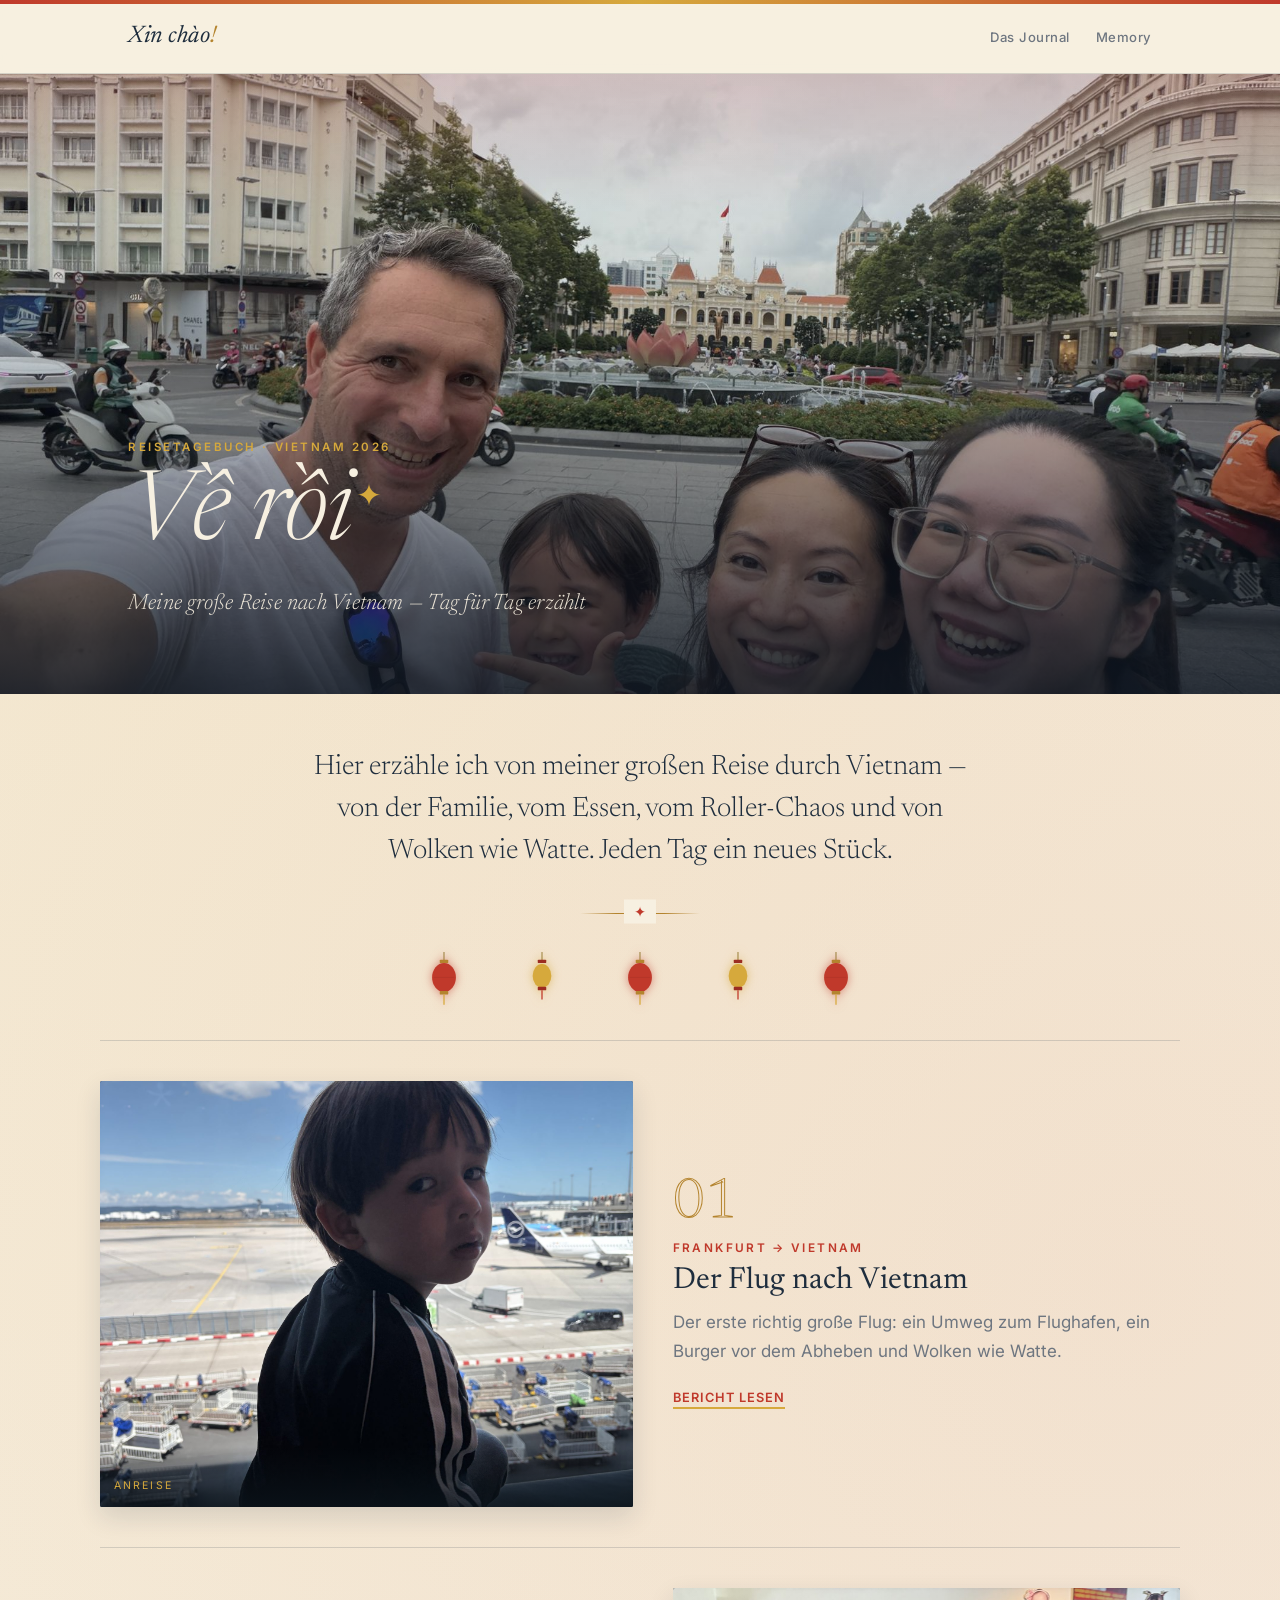
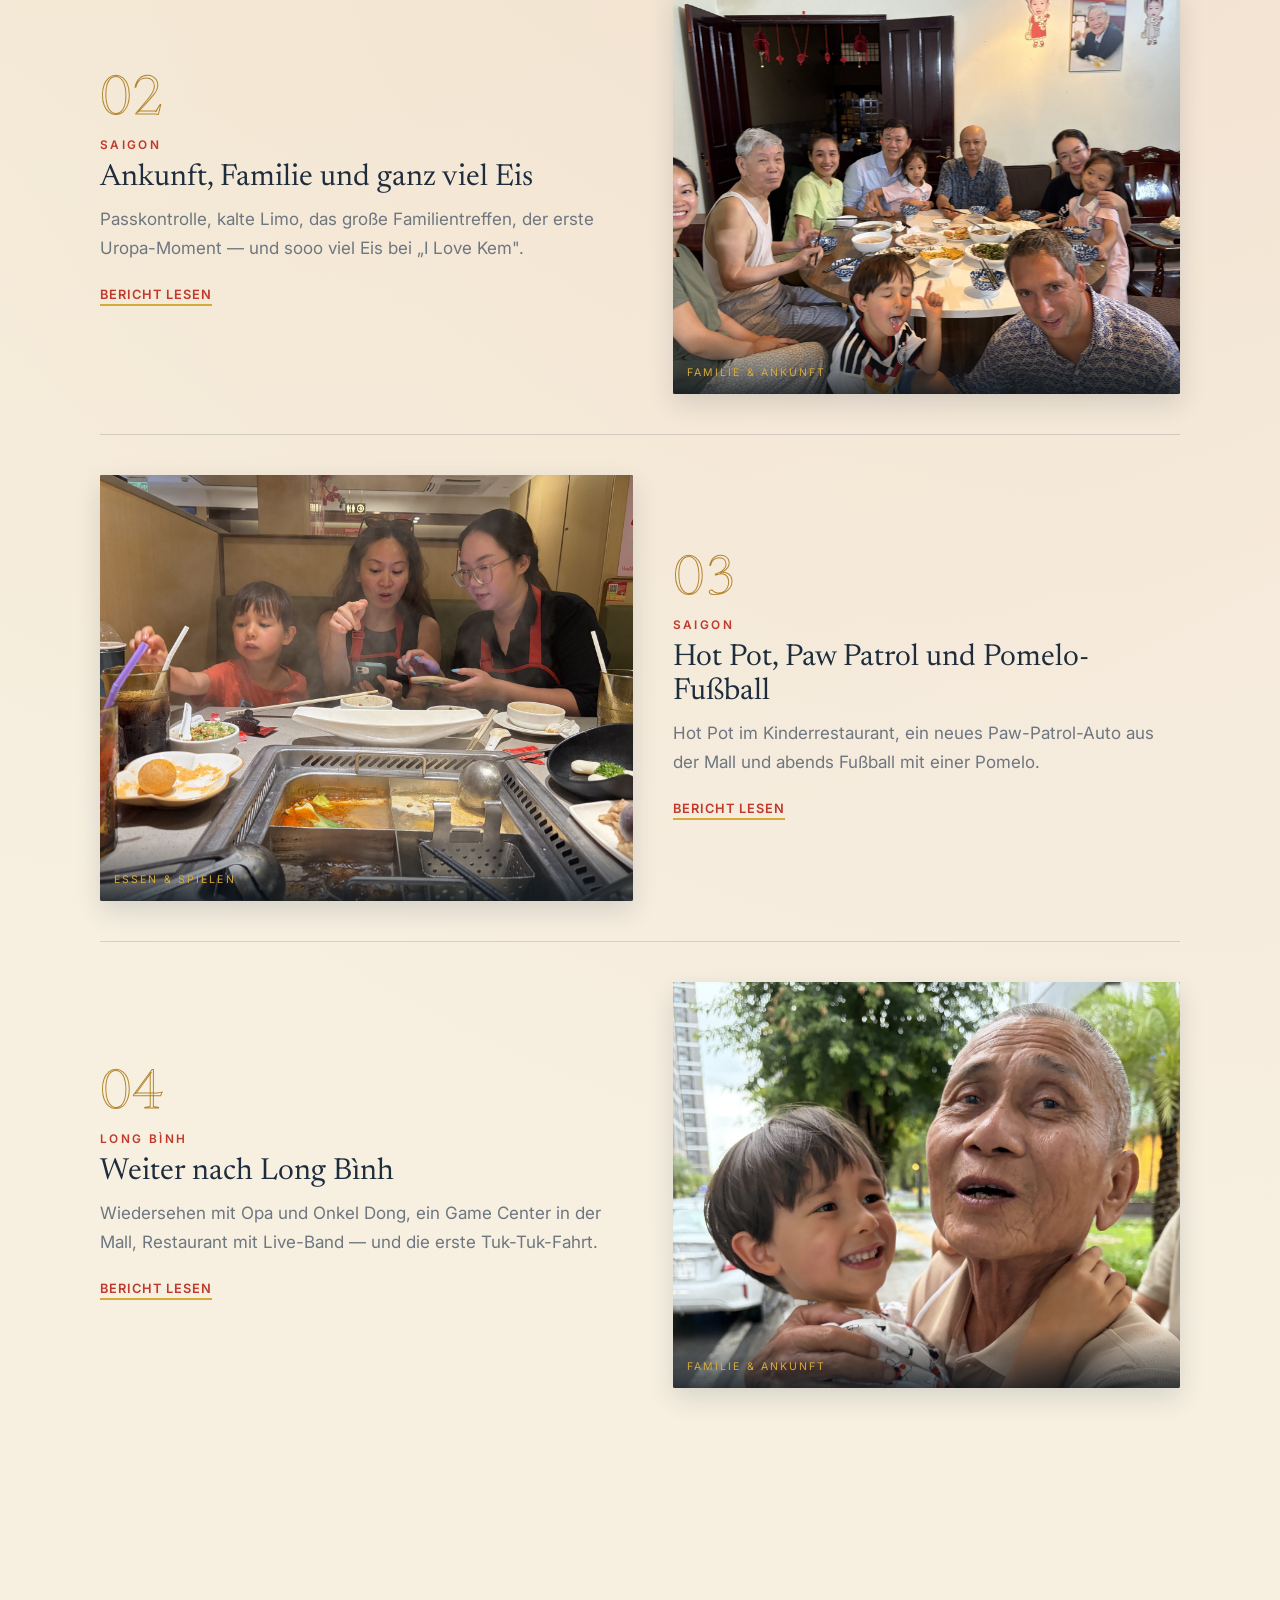
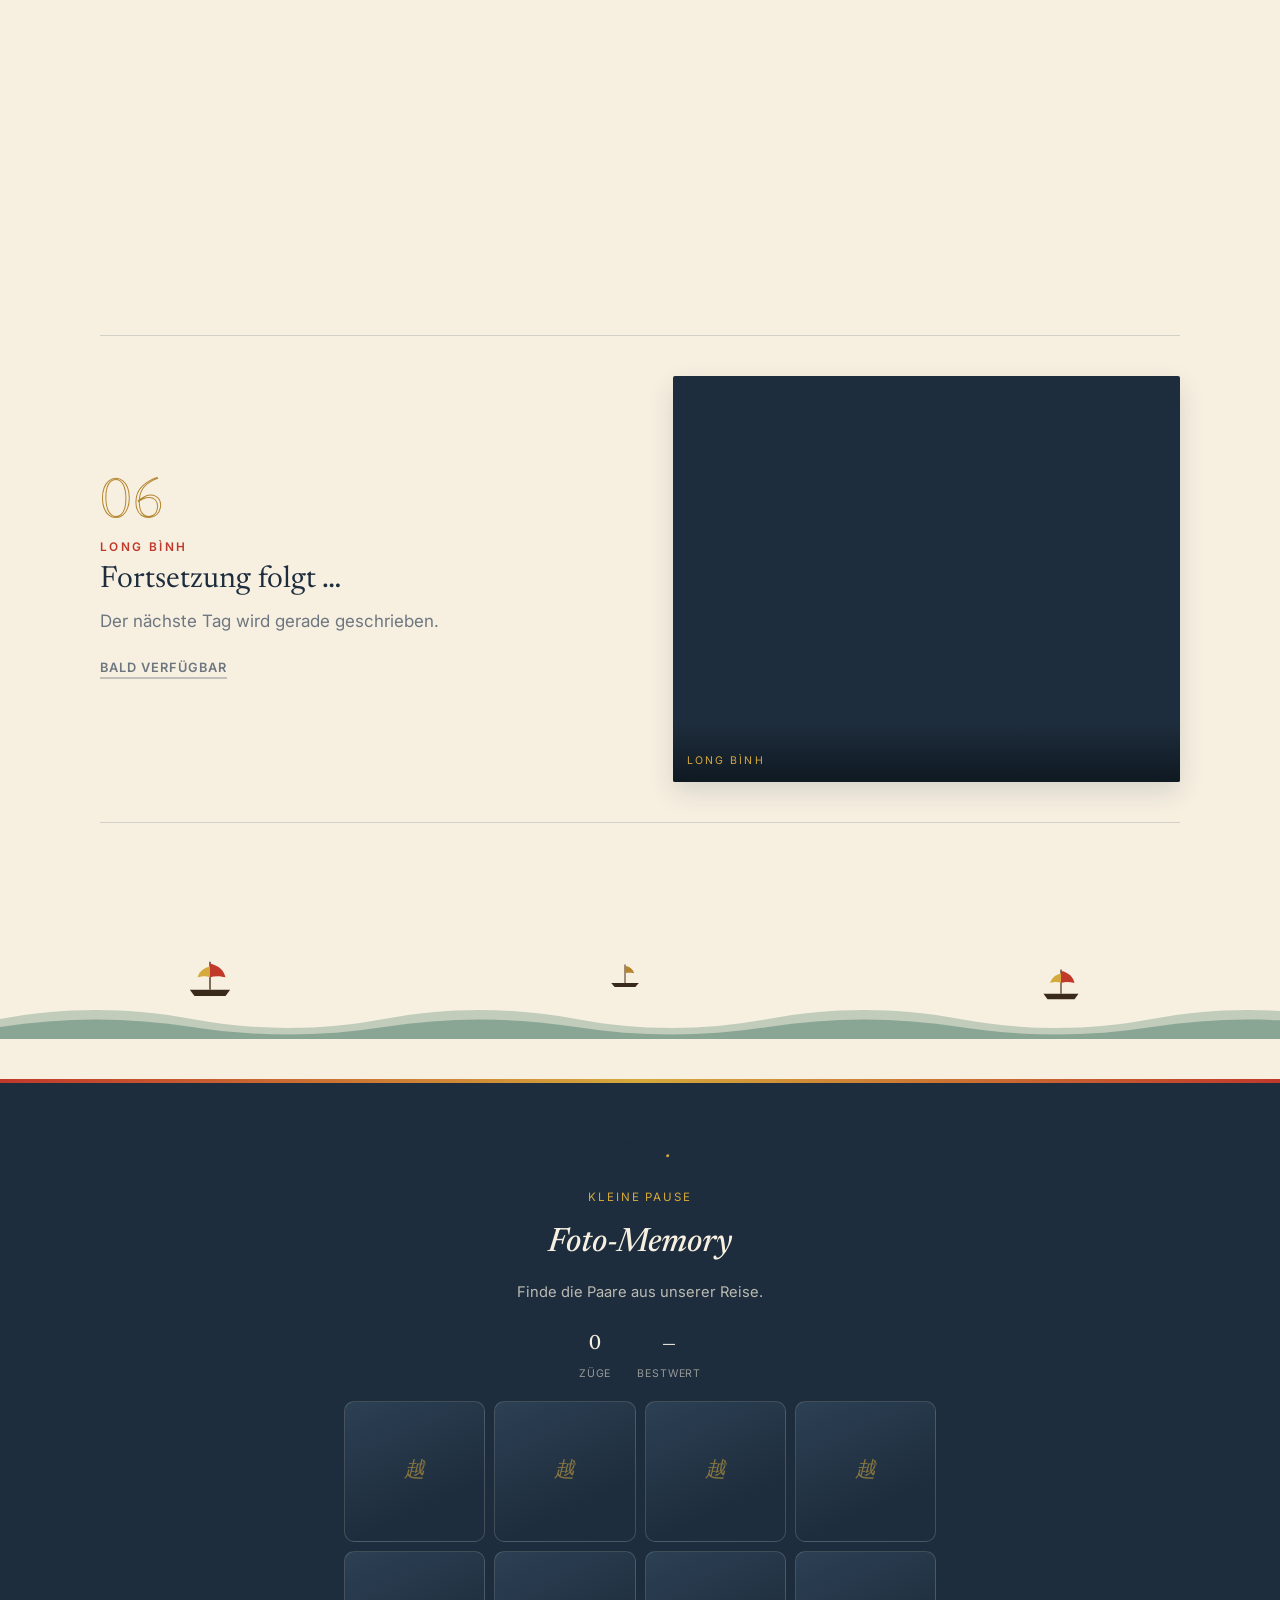
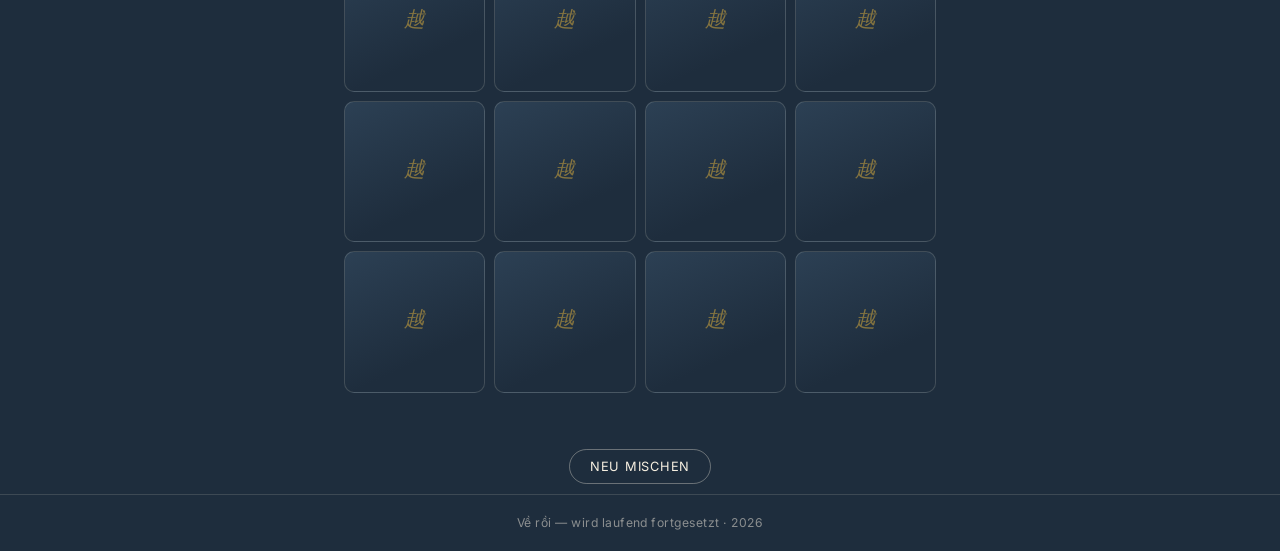
<file: index.html>
<!DOCTYPE html>
<html lang="de">
<head>
<meta charset="UTF-8">
<meta name="viewport" content="width=device-width, initial-scale=1.0">
<title>Về rồi — Ein Reisejournal aus Vietnam</title>
<meta name="description" content="Tag für Tag durch Vietnam — Geschichten, Fotografien und kurze Filme von unterwegs.">
<link rel="stylesheet" href="style.css">
</head>
<body>

<header class="site-header">
  <div class="header-inner">
    <a class="wordmark" href="index.html">Xin chào<span class="dot">!</span></a>
    <nav class="main-nav">
      <a href="#journal">Das Journal</a>
      <a href="#footer">Memory</a>
    </nav>
  </div>
</header>

<section class="hero">
  <div class="hero-figure">
    <img src="tag03-rex-hotel-saigon.jpg" alt="Unsere Familie mitten in Saigon">
    <div class="hero-caption">
      <p class="eyebrow">Reisetagebuch · Vietnam 2026</p>
      <h1>Về rồi<span class="star">✦</span></h1>
      <p class="place-date">Meine große Reise nach Vietnam — Tag für Tag erzählt</p>
    </div>
  </div>
</section>

<section class="intro wrap">
  <p>Hier erzähle ich von meiner großen Reise durch Vietnam — von der Familie, vom Essen, vom Roller-Chaos und von Wolken wie Watte. Jeden Tag ein neues Stück.</p>
  <div class="rule-sm"></div>
</section>

<div class="lantern-row" aria-hidden="true">
  <svg class="lantern lantern-red" viewBox="0 0 40 66"><line x1="20" y1="0" x2="20" y2="10" stroke="#8a6d1f" stroke-width="1"/><rect x="15" y="9" width="10" height="4" rx="1" fill="#B4842E"/><ellipse class="body" cx="20" cy="30" rx="14" ry="17" fill="#C0392B"/><path class="body" d="M8 30h24" stroke="#9B2D22" stroke-width="0.6" opacity="0.5"/><rect x="15" y="46" width="10" height="4" rx="1" fill="#B4842E"/><line x1="20" y1="50" x2="20" y2="62" stroke="#D6A93C" stroke-width="1.5"/></svg>
  <svg class="lantern lantern-gold" viewBox="0 0 40 66"><line x1="20" y1="0" x2="20" y2="10" stroke="#8a6d1f" stroke-width="1"/><rect x="15" y="9" width="10" height="4" rx="1" fill="#9B2D22"/><ellipse class="body" cx="20" cy="28" rx="11" ry="14" fill="#D6A93C"/><rect x="15" y="41" width="10" height="4" rx="1" fill="#9B2D22"/><line x1="20" y1="45" x2="20" y2="56" stroke="#C0392B" stroke-width="1.5"/></svg>
  <svg class="lantern lantern-red" viewBox="0 0 40 66"><line x1="20" y1="0" x2="20" y2="10" stroke="#8a6d1f" stroke-width="1"/><rect x="15" y="9" width="10" height="4" rx="1" fill="#B4842E"/><ellipse class="body" cx="20" cy="30" rx="14" ry="17" fill="#C0392B"/><path class="body" d="M8 30h24" stroke="#9B2D22" stroke-width="0.6" opacity="0.5"/><rect x="15" y="46" width="10" height="4" rx="1" fill="#B4842E"/><line x1="20" y1="50" x2="20" y2="62" stroke="#D6A93C" stroke-width="1.5"/></svg>
  <svg class="lantern lantern-gold" viewBox="0 0 40 66"><line x1="20" y1="0" x2="20" y2="10" stroke="#8a6d1f" stroke-width="1"/><rect x="15" y="9" width="10" height="4" rx="1" fill="#9B2D22"/><ellipse class="body" cx="20" cy="28" rx="11" ry="14" fill="#D6A93C"/><rect x="15" y="41" width="10" height="4" rx="1" fill="#9B2D22"/><line x1="20" y1="45" x2="20" y2="56" stroke="#C0392B" stroke-width="1.5"/></svg>
  <svg class="lantern lantern-red" viewBox="0 0 40 66"><line x1="20" y1="0" x2="20" y2="10" stroke="#8a6d1f" stroke-width="1"/><rect x="15" y="9" width="10" height="4" rx="1" fill="#B4842E"/><ellipse class="body" cx="20" cy="30" rx="14" ry="17" fill="#C0392B"/><path class="body" d="M8 30h24" stroke="#9B2D22" stroke-width="0.6" opacity="0.5"/><rect x="15" y="46" width="10" height="4" rx="1" fill="#B4842E"/><line x1="20" y1="50" x2="20" y2="62" stroke="#D6A93C" stroke-width="1.5"/></svg>
</div>

<main class="wrap journal" id="journal">

  <article class="journal-item">
    <a class="ji-figure tone-a" href="day-01.html">
      <img src="tag01-flughafen-gate.jpg" alt="Am Gate in Frankfurt">
      <span class="tagcap">Anreise</span>
    </a>
    <div class="ji-body">
      <div class="ji-num">01</div>
      <div class="ji-place">Frankfurt → Vietnam</div>
      <h2>Der Flug nach Vietnam</h2>
      <p>Der erste richtig große Flug: ein Umweg zum Flughafen, ein Burger vor dem Abheben und Wolken wie Watte.</p>
      <a class="read-link" href="day-01.html">Bericht lesen</a>
    </div>
  </article>

  <article class="journal-item">
    <a class="ji-figure tone-b" href="day-02.html">
      <img src="tag02-familientreffen.jpg" alt="Familientreffen in Saigon">
      <span class="tagcap">Familie & Ankunft</span>
    </a>
    <div class="ji-body">
      <div class="ji-num">02</div>
      <div class="ji-place">Saigon</div>
      <h2>Ankunft, Familie und ganz viel Eis</h2>
      <p>Passkontrolle, kalte Limo, das große Familientreffen, der erste Uropa-Moment — und sooo viel Eis bei „I Love Kem".</p>
      <a class="read-link" href="day-02.html">Bericht lesen</a>
    </div>
  </article>

  <article class="journal-item">
    <a class="ji-figure tone-c" href="day-03.html">
      <img src="tag03-hotpot-dampf.jpg" alt="Hot Pot in Saigon">
      <span class="tagcap">Essen & Spielen</span>
    </a>
    <div class="ji-body">
      <div class="ji-num">03</div>
      <div class="ji-place">Saigon</div>
      <h2>Hot Pot, Paw Patrol und Pomelo-Fußball</h2>
      <p>Hot Pot im Kinderrestaurant, ein neues Paw-Patrol-Auto aus der Mall und abends Fußball mit einer Pomelo.</p>
      <a class="read-link" href="day-03.html">Bericht lesen</a>
    </div>
  </article>

  <article class="journal-item">
    <a class="ji-figure tone-a" href="day-04.html">
      <img src="tag04-umarmung-opa.jpg" alt="Wiedersehen mit Opa in Long Bình" style="object-position: 50% 12%;">
      <span class="tagcap">Familie & Ankunft</span>
    </a>
    <div class="ji-body">
      <div class="ji-num">04</div>
      <div class="ji-place">Long Bình</div>
      <h2>Weiter nach Long Bình</h2>
      <p>Wiedersehen mit Opa und Onkel Dong, ein Game Center in der Mall, Restaurant mit Live-Band — und die erste Tuk-Tuk-Fahrt.</p>
      <a class="read-link" href="day-04.html">Bericht lesen</a>
    </div>
  </article>

  <article class="journal-item">
    <a class="ji-figure tone-b" href="day-05.html">
      <img src="tag05-wassermelonensaft.jpg" alt="Wassermelonensaft im Café" style="object-position: 50% 30%;">
      <span class="tagcap">Café & Pool</span>
    </a>
    <div class="ji-body">
      <div class="ji-num">05</div>
      <div class="ji-place">Long Bình</div>
      <h2>Tuk Tuk, Wassermelonensaft und Dampfgaren</h2>
      <p>Phở zum Frühstück, ein Spielplatz, frischer Wassermelonensaft im Café, Schwimmen üben im Pool — und abends Dampfgaren mit Opa und Onkel Dong.</p>
      <a class="read-link" href="day-05.html">Bericht lesen</a>
    </div>
  </article>

  <article class="journal-item">
    <a class="ji-figure tone-a" href="#"><span class="tagcap">Long Bình</span></a>
    <div class="ji-body">
      <div class="ji-num">06</div>
      <div class="ji-place">Long Bình</div>
      <h2>Fortsetzung folgt …</h2>
      <p>Der nächste Tag wird gerade geschrieben.</p>
      <span class="read-link soon">Bald verfügbar</span>
    </div>
  </article>

</main>

<div class="water-scene" aria-hidden="true">
  <svg class="boat boat1" viewBox="0 0 80 70"><path d="M14 50l6 8h40l6-8z" fill="#3a2a1c"/><path d="M40 50V14" stroke="#5C4632" stroke-width="2"/><path d="M40 16c12 3 18 9 20 18-8-2-14-2-20 0z" fill="#C0392B"/><path d="M40 20c-9 2-14 7-16 14 7-2 11-2 16 0z" fill="#D6A93C"/></svg>
  <svg class="boat boat2" viewBox="0 0 80 70"><path d="M16 52l6 7h36l6-7z" fill="#3a2a1c"/><path d="M40 52V20" stroke="#5C4632" stroke-width="2"/><path d="M40 22c9 2 14 6 16 13-7-1-11-1-16 0z" fill="#B4842E"/></svg>
  <svg class="boat boat3" viewBox="0 0 80 70"><path d="M14 50l6 8h40l6-8z" fill="#3a2a1c"/><path d="M40 50V14" stroke="#5C4632" stroke-width="2"/><path d="M40 16c12 3 18 9 20 18-8-2-14-2-20 0z" fill="#C0392B"/><path d="M40 20c-9 2-14 7-16 14 7-2 11-2 16 0z" fill="#D6A93C"/></svg>
  <svg class="waves" viewBox="0 0 1200 40" preserveAspectRatio="none"><path d="M0 20c60-12 120-12 180 0s120 12 180 0 120-12 180 0 120 12 180 0 120-12 180 0 120 12 180 0 120-12 180 0v20H0z" fill="rgba(92,134,116,0.35)"/><path d="M0 28c60-10 120-10 180 0s120 10 180 0 120-10 180 0 120 10 180 0 120-10 180 0 120 10 180 0 120-10 180 0v12H0z" fill="rgba(92,134,116,0.55)"/></svg>
</div>

<footer class="site-footer" id="footer">
  <div class="footer-memory">
    <a class="wordmark" href="index.html" style="display:inline-block;margin-bottom:16px;">Về rồi<span style="color:var(--gold)">.</span></a>
    <p class="fm-eyebrow">Kleine Pause</p>
    <h2>Foto-Memory</h2>
    <p class="fm-sub">Finde die Paare aus unserer Reise.</p>
    <div class="fm-stats">
      <div><span id="fm-moves">0</span><small>Züge</small></div>
      <div><span id="fm-best">—</span><small>Bestwert</small></div>
    </div>
    <div class="fm-board" id="fm-board"></div>
    <p class="fm-win" id="fm-win"></p>
    <button class="fm-restart" id="fm-restart" type="button">Neu mischen</button>
  </div>
  <div class="footer-bottom">Về rồi — wird laufend fortgesetzt · 2026</div>
</footer>

<script src="main.js"></script>
<script src="memory.js"></script>
</body>
</html>
</file>
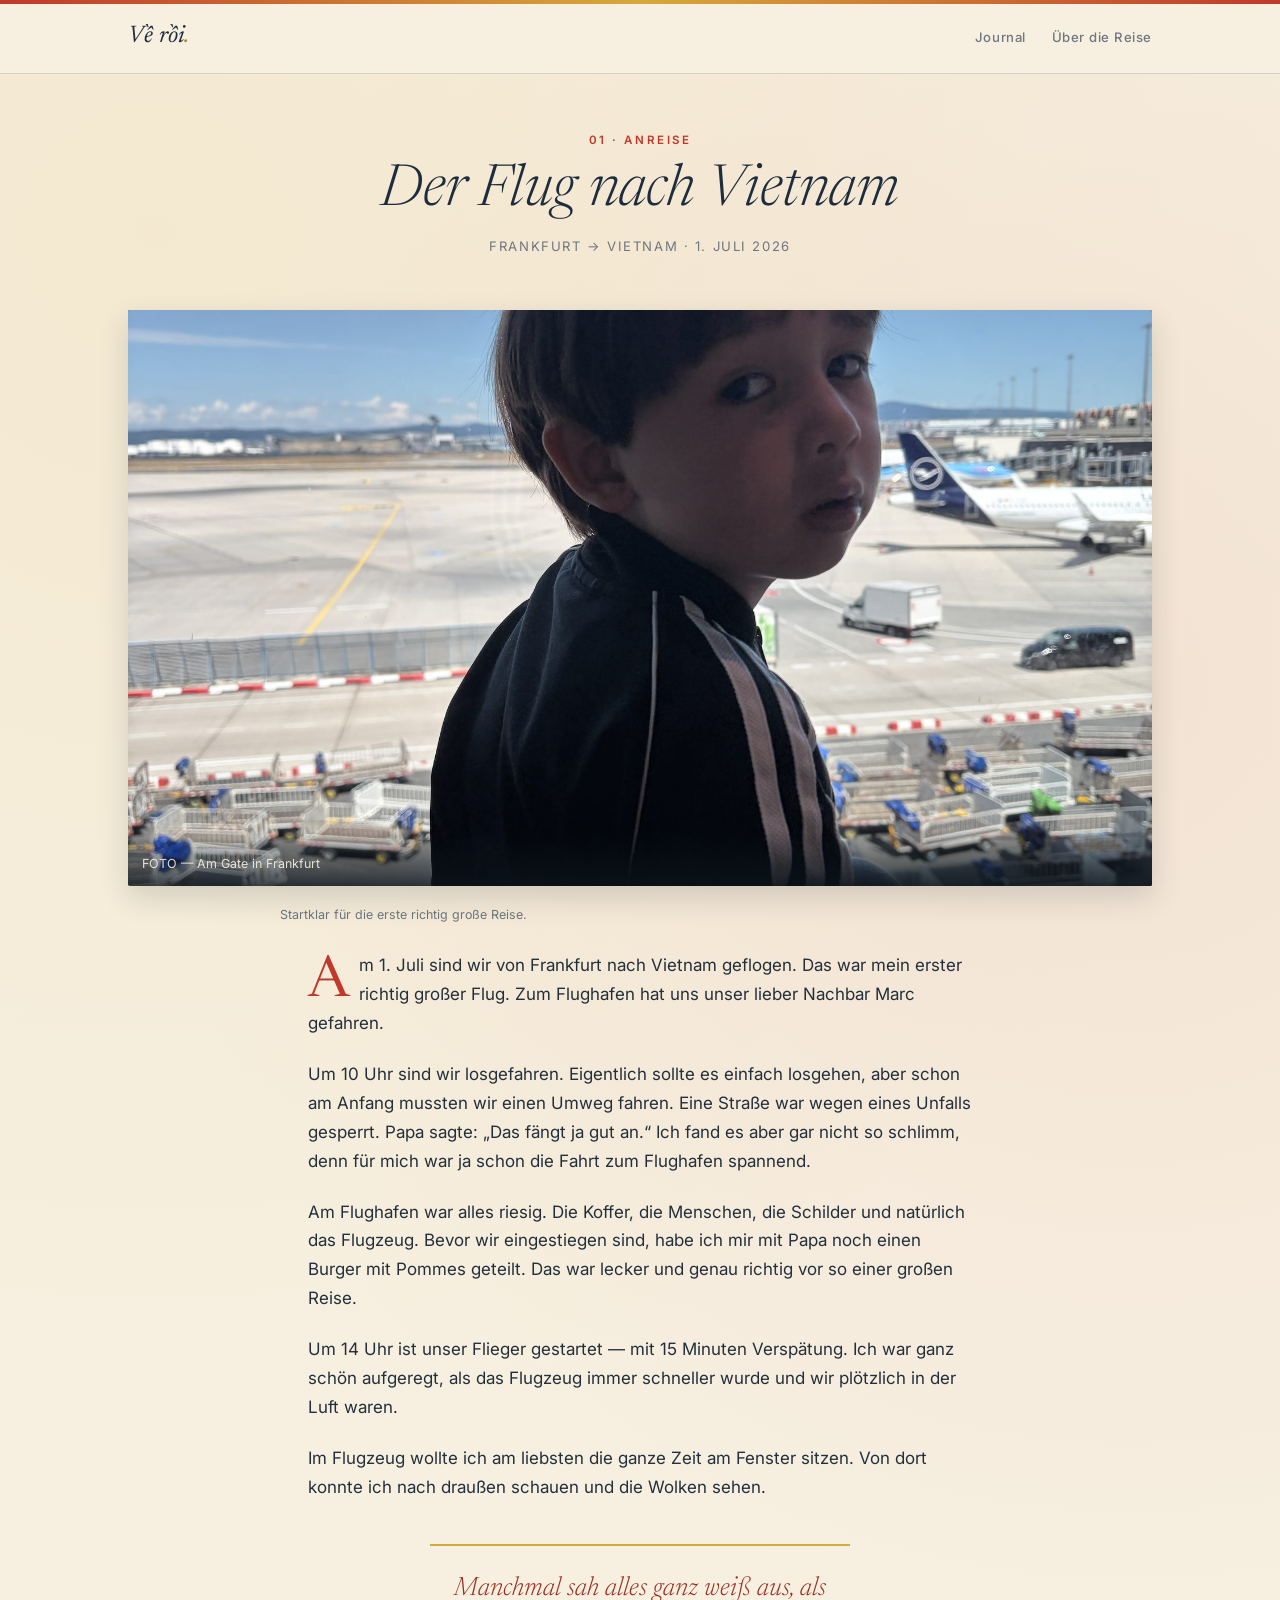
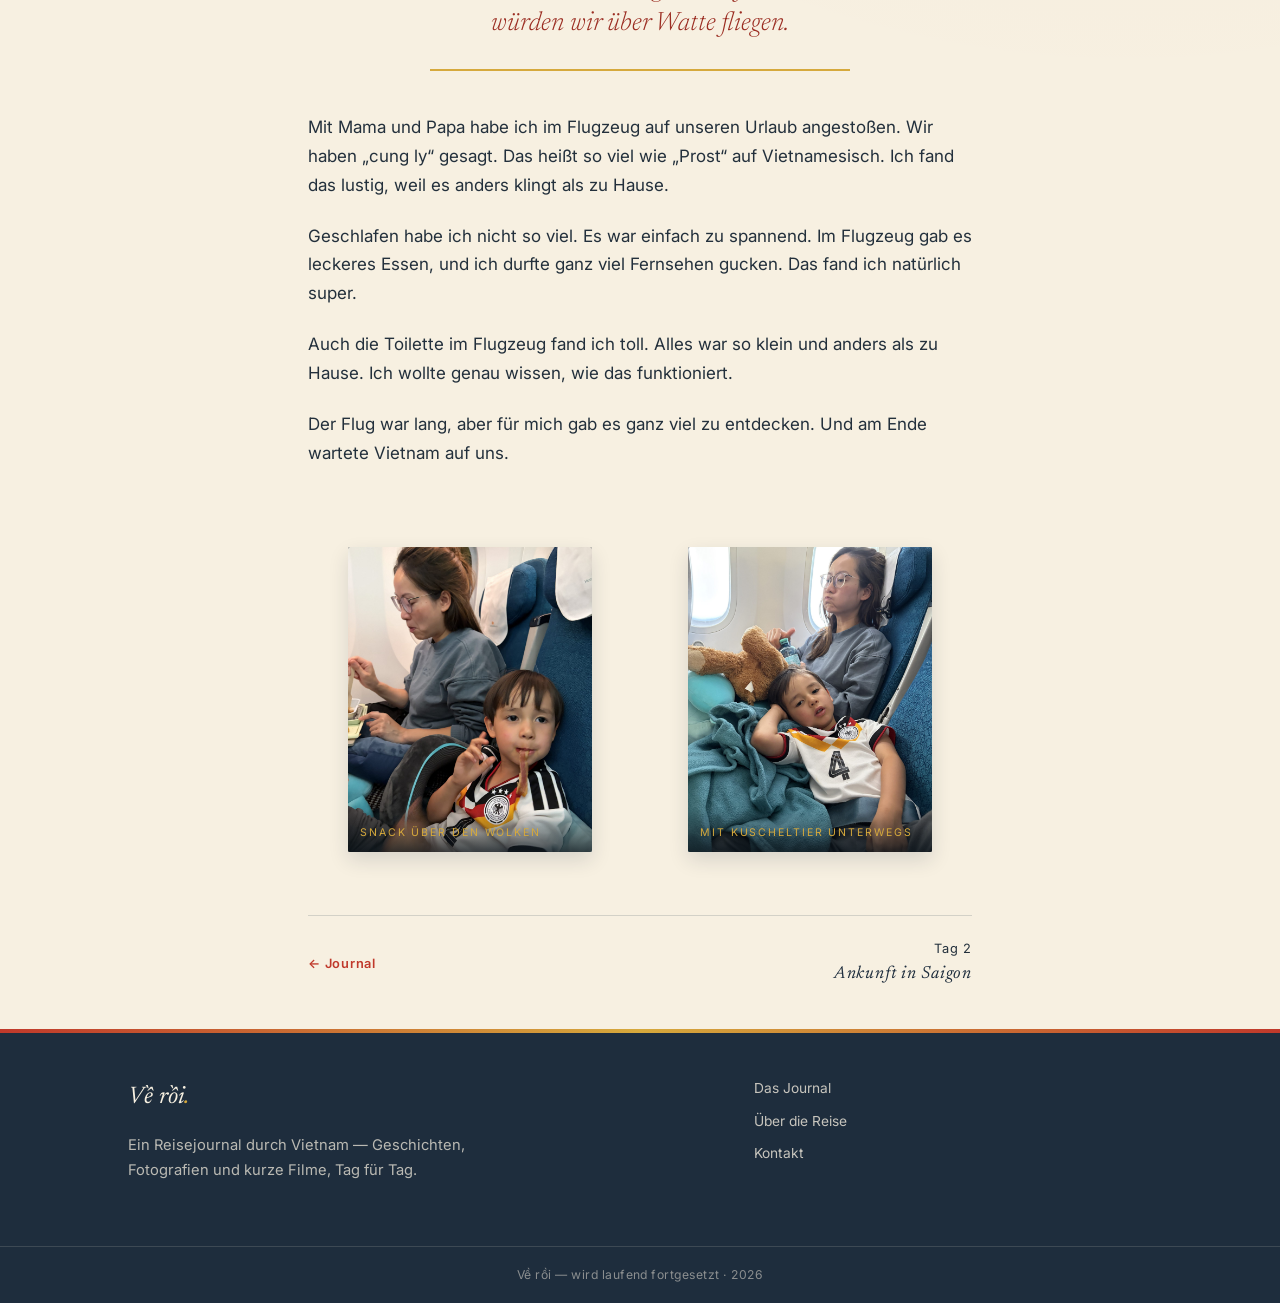
<file: day-01 2.html>
<!DOCTYPE html>
<html lang="de">
<head>
<meta charset="UTF-8">
<meta name="viewport" content="width=device-width, initial-scale=1.0">
<title>Tag 1 · Der Flug nach Vietnam — Về rồi</title>
<meta name="description" content="Der erste große Flug: von Frankfurt nach Vietnam, über den Wolken und mittendrin.">
<link rel="stylesheet" href="style.css">
</head>
<body>

<header class="site-header">
  <div class="header-inner">
    <a class="wordmark" href="index.html">Về rồi<span class="dot">.</span></a>
    <nav class="main-nav">
      <a href="index.html#journal">Journal</a>
      <a href="index.html#footer">Über die Reise</a>
    </nav>
  </div>
</header>

<div class="wrap-narrow">
  <div class="post-hero">
    <p class="eyebrow">01 · Anreise</p>
    <h1>Der Flug nach Vietnam</h1>
    <p class="place-date">Frankfurt &rarr; Vietnam · 1. Juli 2026</p>
  </div>
</div>

<div class="wrap">
  <figure class="lead-figure">
    <img src="tag01-flughafen-gate.jpg" alt="Am Gate in Frankfurt, Blick auf das Rollfeld">
    <span class="figure-cap on-dark">FOTO — Am Gate in Frankfurt</span>
  </figure>
  <p class="figure-cap wrap-narrow" style="padding-left:0;padding-right:0;">Startklar für die erste richtig große Reise.</p>
</div>

<div class="wrap-narrow">
  <article class="post-body">
    <p>Am 1. Juli sind wir von Frankfurt nach Vietnam geflogen. Das war mein erster richtig großer Flug. Zum Flughafen hat uns unser lieber Nachbar Marc gefahren.</p>

    <p>Um 10 Uhr sind wir losgefahren. Eigentlich sollte es einfach losgehen, aber schon am Anfang mussten wir einen Umweg fahren. Eine Straße war wegen eines Unfalls gesperrt. Papa sagte: &bdquo;Das f&auml;ngt ja gut an.&ldquo; Ich fand es aber gar nicht so schlimm, denn f&uuml;r mich war ja schon die Fahrt zum Flughafen spannend.</p>

    <p>Am Flughafen war alles riesig. Die Koffer, die Menschen, die Schilder und nat&uuml;rlich das Flugzeug. Bevor wir eingestiegen sind, habe ich mir mit Papa noch einen Burger mit Pommes geteilt. Das war lecker und genau richtig vor so einer gro&szlig;en Reise.</p>

    <p>Um 14 Uhr ist unser Flieger gestartet &mdash; mit 15 Minuten Versp&auml;tung. Ich war ganz sch&ouml;n aufgeregt, als das Flugzeug immer schneller wurde und wir pl&ouml;tzlich in der Luft waren.</p>

    <p>Im Flugzeug wollte ich am liebsten die ganze Zeit am Fenster sitzen. Von dort konnte ich nach drau&szlig;en schauen und die Wolken sehen.</p>

    <blockquote class="pull">Manchmal sah alles ganz wei&szlig; aus, als w&uuml;rden wir &uuml;ber Watte fliegen.</blockquote>

    <p>Mit Mama und Papa habe ich im Flugzeug auf unseren Urlaub angesto&szlig;en. Wir haben &bdquo;cung ly&ldquo; gesagt. Das hei&szlig;t so viel wie &bdquo;Prost&ldquo; auf Vietnamesisch. Ich fand das lustig, weil es anders klingt als zu Hause.</p>

    <p>Geschlafen habe ich nicht so viel. Es war einfach zu spannend. Im Flugzeug gab es leckeres Essen, und ich durfte ganz viel Fernsehen gucken. Das fand ich nat&uuml;rlich super.</p>

    <p>Auch die Toilette im Flugzeug fand ich toll. Alles war so klein und anders als zu Hause. Ich wollte genau wissen, wie das funktioniert.</p>

    <p>Der Flug war lang, aber f&uuml;r mich gab es ganz viel zu entdecken. Und am Ende wartete Vietnam auf uns.</p>
  </article>

  <div class="gallery">
    <figure class="g-figure"><img src="tag01-snack-wolken.jpg" alt="Snack an Bord über den Wolken"><span>Snack über den Wolken</span></figure>
    <figure class="g-figure"><img src="tag01-kuscheltier-decke.jpg" alt="Mit Kuscheltier und Decke im Flugzeug"><span>Mit Kuscheltier unterwegs</span></figure>
  </div>

  <nav class="day-nav">
    <a class="to-index" href="index.html">&larr; Journal</a>
    <a class="nxt" href="day-02.html">Tag 2 <span class="place">Ankunft in Saigon</span></a>
  </nav>
</div>

<footer class="site-footer" id="footer">
  <div class="footer-inner">
    <div>
      <a class="wordmark" href="index.html">Về rồi<span style="color:var(--gold)">.</span></a>
      <p>Ein Reisejournal durch Vietnam — Geschichten, Fotografien und kurze Filme, Tag für Tag.</p>
    </div>
    <div class="footer-links">
      <a href="index.html#journal">Das Journal</a>
      <a href="#">Über die Reise</a>
      <a href="#">Kontakt</a>
    </div>
  </div>
  <div class="footer-bottom">Về rồi — wird laufend fortgesetzt · 2026</div>
</footer>

<script src="main.js"></script>
</body>
</html>
</file>
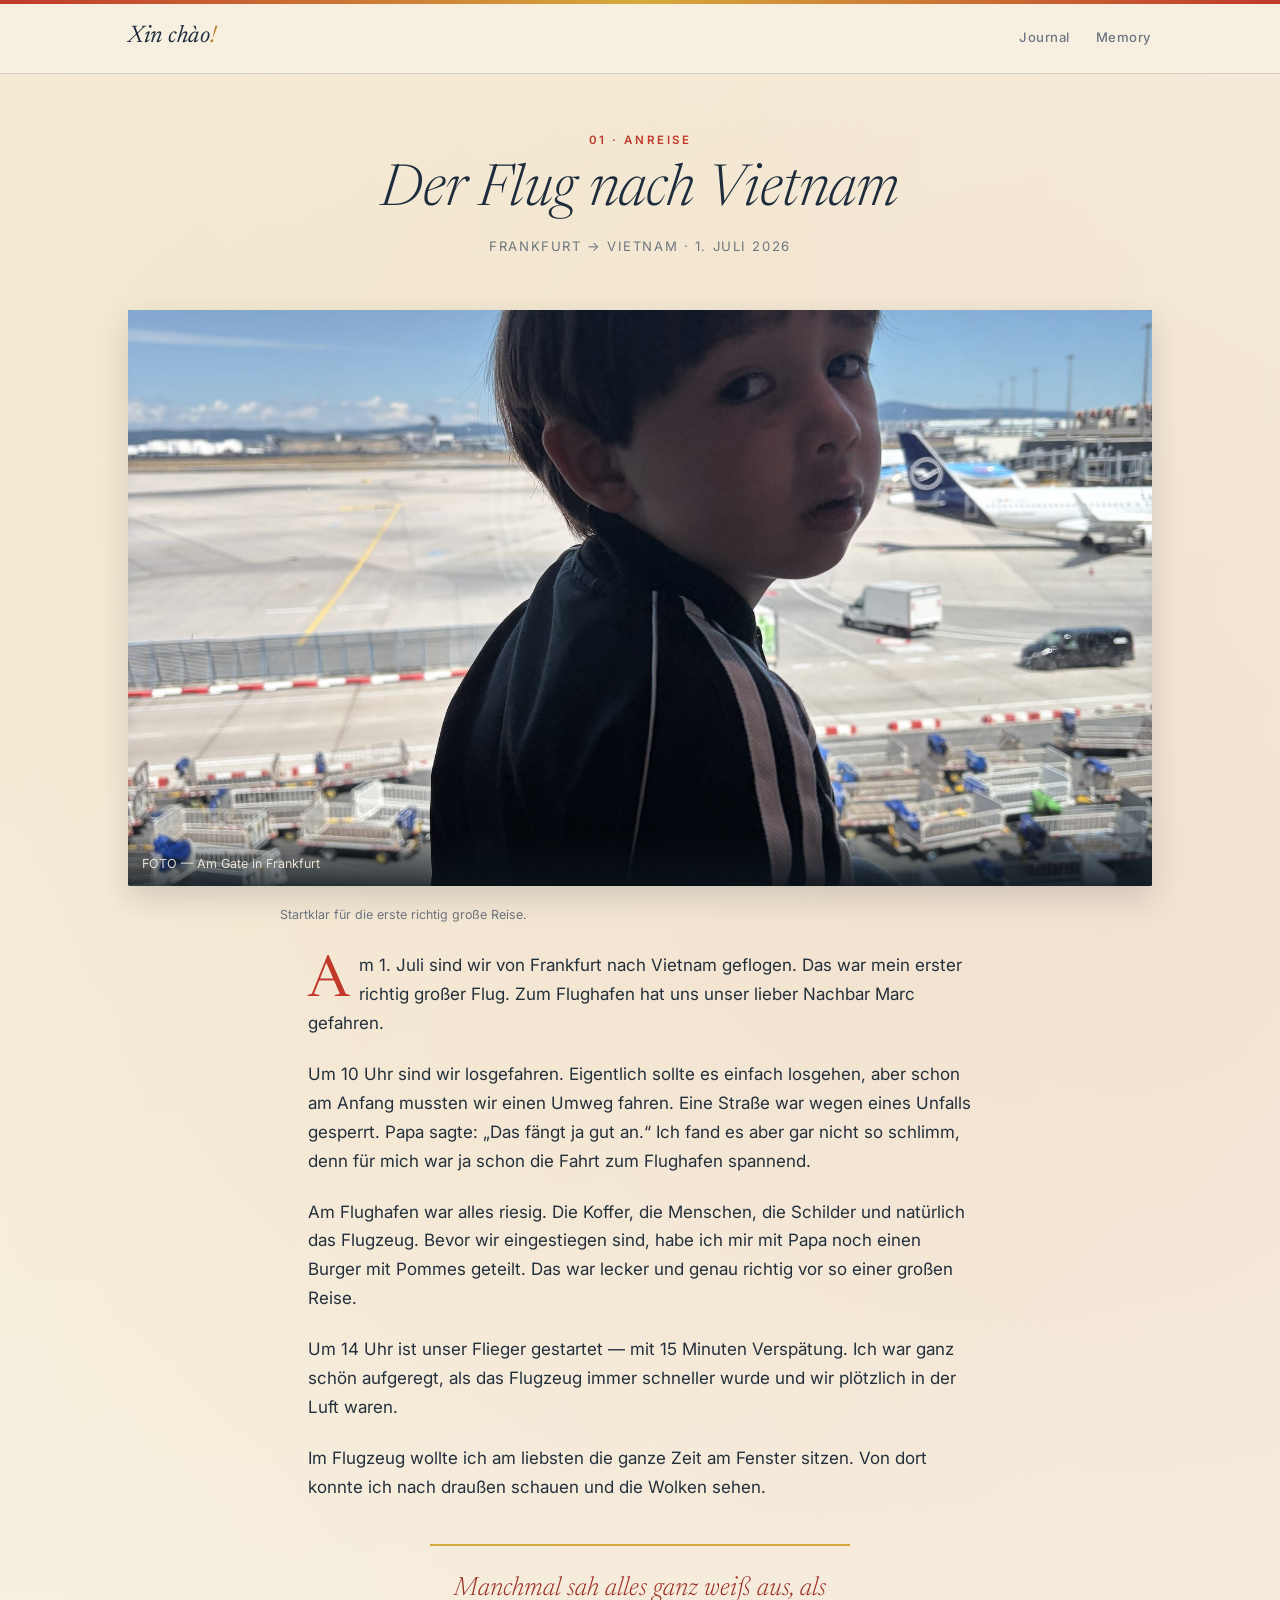
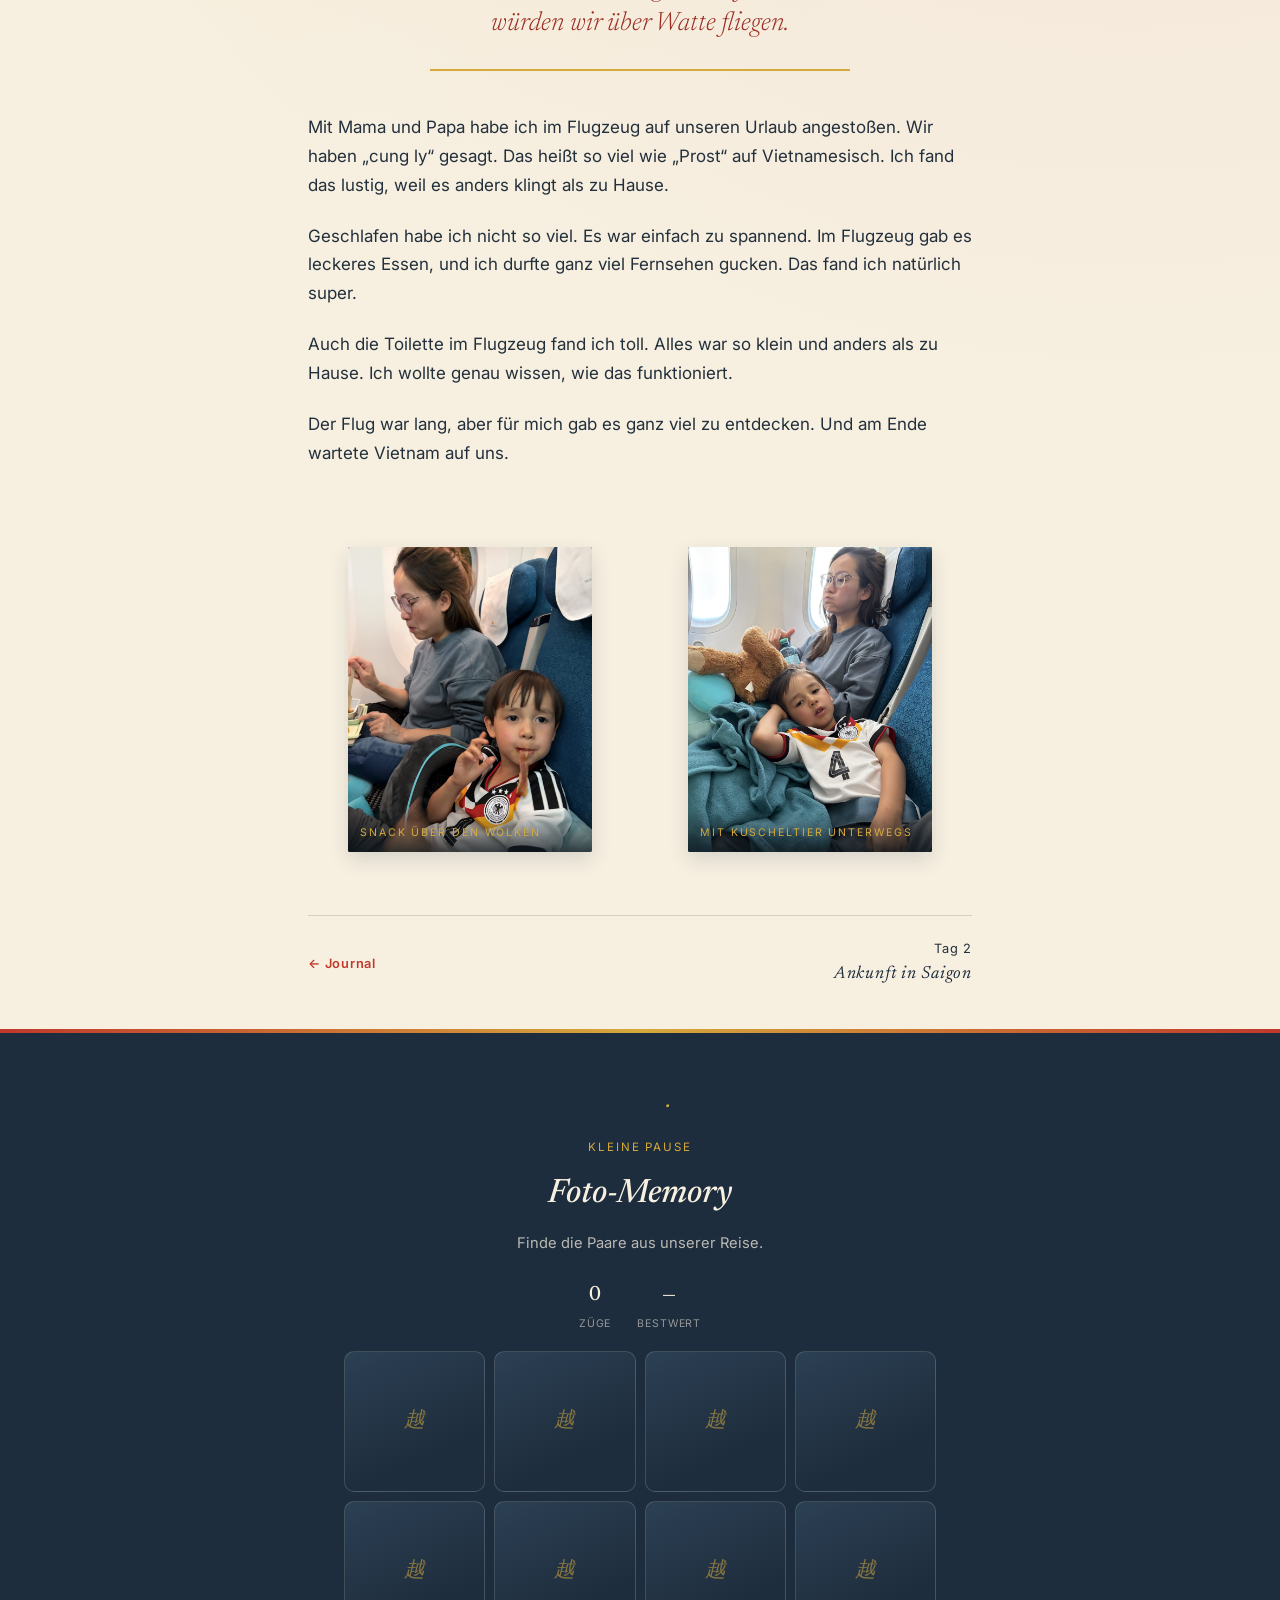
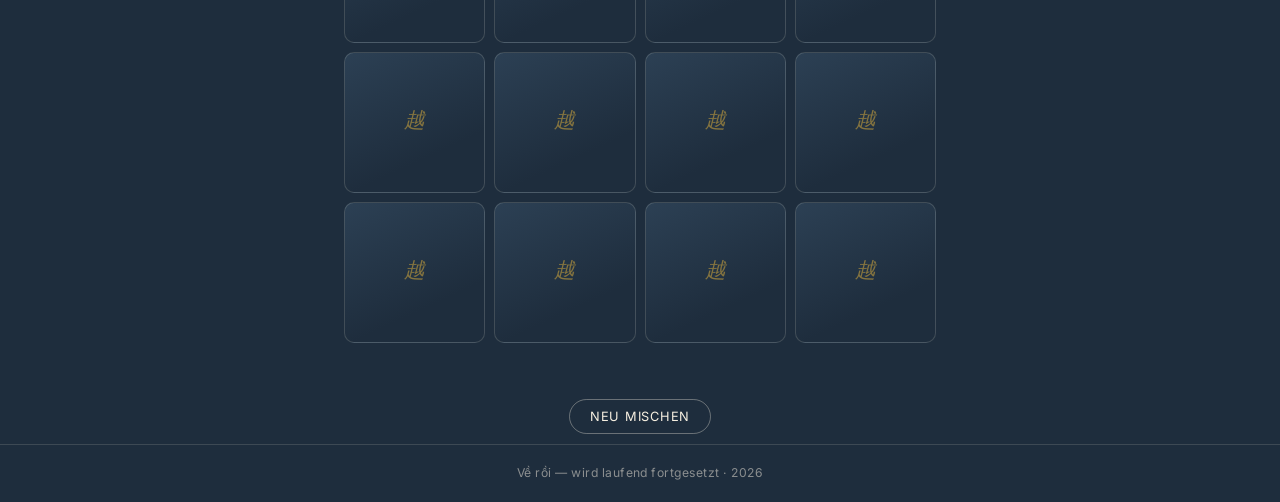
<file: day-01.html>
<!DOCTYPE html>
<html lang="de">
<head>
<meta charset="UTF-8">
<meta name="viewport" content="width=device-width, initial-scale=1.0">
<title>Tag 1 · Der Flug nach Vietnam — Về rồi</title>
<meta name="description" content="Der erste große Flug: von Frankfurt nach Vietnam, über den Wolken und mittendrin.">
<link rel="stylesheet" href="style.css">
</head>
<body>

<header class="site-header">
  <div class="header-inner">
    <a class="wordmark" href="index.html">Xin chào<span class="dot">!</span></a>
    <nav class="main-nav">
      <a href="index.html#journal">Journal</a>
      <a href="index.html#footer">Memory</a>
    </nav>
  </div>
</header>

<div class="wrap-narrow">
  <div class="post-hero">
    <p class="eyebrow">01 · Anreise</p>
    <h1>Der Flug nach Vietnam</h1>
    <p class="place-date">Frankfurt &rarr; Vietnam · 1. Juli 2026</p>
  </div>
</div>

<div class="wrap">
  <figure class="lead-figure">
    <img src="tag01-flughafen-gate.jpg" alt="Am Gate in Frankfurt, Blick auf das Rollfeld">
    <span class="figure-cap on-dark">FOTO — Am Gate in Frankfurt</span>
  </figure>
  <p class="figure-cap wrap-narrow" style="padding-left:0;padding-right:0;">Startklar für die erste richtig große Reise.</p>
</div>

<div class="wrap-narrow">
  <article class="post-body">
    <p>Am 1. Juli sind wir von Frankfurt nach Vietnam geflogen. Das war mein erster richtig großer Flug. Zum Flughafen hat uns unser lieber Nachbar Marc gefahren.</p>

    <p>Um 10 Uhr sind wir losgefahren. Eigentlich sollte es einfach losgehen, aber schon am Anfang mussten wir einen Umweg fahren. Eine Straße war wegen eines Unfalls gesperrt. Papa sagte: &bdquo;Das f&auml;ngt ja gut an.&ldquo; Ich fand es aber gar nicht so schlimm, denn f&uuml;r mich war ja schon die Fahrt zum Flughafen spannend.</p>

    <p>Am Flughafen war alles riesig. Die Koffer, die Menschen, die Schilder und nat&uuml;rlich das Flugzeug. Bevor wir eingestiegen sind, habe ich mir mit Papa noch einen Burger mit Pommes geteilt. Das war lecker und genau richtig vor so einer gro&szlig;en Reise.</p>

    <p>Um 14 Uhr ist unser Flieger gestartet &mdash; mit 15 Minuten Versp&auml;tung. Ich war ganz sch&ouml;n aufgeregt, als das Flugzeug immer schneller wurde und wir pl&ouml;tzlich in der Luft waren.</p>

    <p>Im Flugzeug wollte ich am liebsten die ganze Zeit am Fenster sitzen. Von dort konnte ich nach drau&szlig;en schauen und die Wolken sehen.</p>

    <blockquote class="pull">Manchmal sah alles ganz wei&szlig; aus, als w&uuml;rden wir &uuml;ber Watte fliegen.</blockquote>

    <p>Mit Mama und Papa habe ich im Flugzeug auf unseren Urlaub angesto&szlig;en. Wir haben &bdquo;cung ly&ldquo; gesagt. Das hei&szlig;t so viel wie &bdquo;Prost&ldquo; auf Vietnamesisch. Ich fand das lustig, weil es anders klingt als zu Hause.</p>

    <p>Geschlafen habe ich nicht so viel. Es war einfach zu spannend. Im Flugzeug gab es leckeres Essen, und ich durfte ganz viel Fernsehen gucken. Das fand ich nat&uuml;rlich super.</p>

    <p>Auch die Toilette im Flugzeug fand ich toll. Alles war so klein und anders als zu Hause. Ich wollte genau wissen, wie das funktioniert.</p>

    <p>Der Flug war lang, aber f&uuml;r mich gab es ganz viel zu entdecken. Und am Ende wartete Vietnam auf uns.</p>
  </article>

  <div class="gallery">
    <figure class="g-figure"><img src="tag01-snack-wolken.jpg" alt="Snack an Bord über den Wolken"><span>Snack über den Wolken</span></figure>
    <figure class="g-figure"><img src="tag01-kuscheltier-decke.jpg" alt="Mit Kuscheltier und Decke im Flugzeug"><span>Mit Kuscheltier unterwegs</span></figure>
  </div>

  <nav class="day-nav">
    <a class="to-index" href="index.html">&larr; Journal</a>
    <a class="nxt" href="day-02.html">Tag 2 <span class="place">Ankunft in Saigon</span></a>
  </nav>
</div>

<footer class="site-footer" id="footer">
  <div class="footer-memory">
    <a class="wordmark" href="index.html" style="display:inline-block;margin-bottom:16px;">Về rồi<span style="color:var(--gold)">.</span></a>
    <p class="fm-eyebrow">Kleine Pause</p>
    <h2>Foto-Memory</h2>
    <p class="fm-sub">Finde die Paare aus unserer Reise.</p>
    <div class="fm-stats">
      <div><span id="fm-moves">0</span><small>Züge</small></div>
      <div><span id="fm-best">—</span><small>Bestwert</small></div>
    </div>
    <div class="fm-board" id="fm-board"></div>
    <p class="fm-win" id="fm-win"></p>
    <button class="fm-restart" id="fm-restart" type="button">Neu mischen</button>
  </div>
  <div class="footer-bottom">Về rồi — wird laufend fortgesetzt · 2026</div>
</footer>

<script src="main.js"></script>
<script src="memory.js"></script>
</body>
</html>
</file>
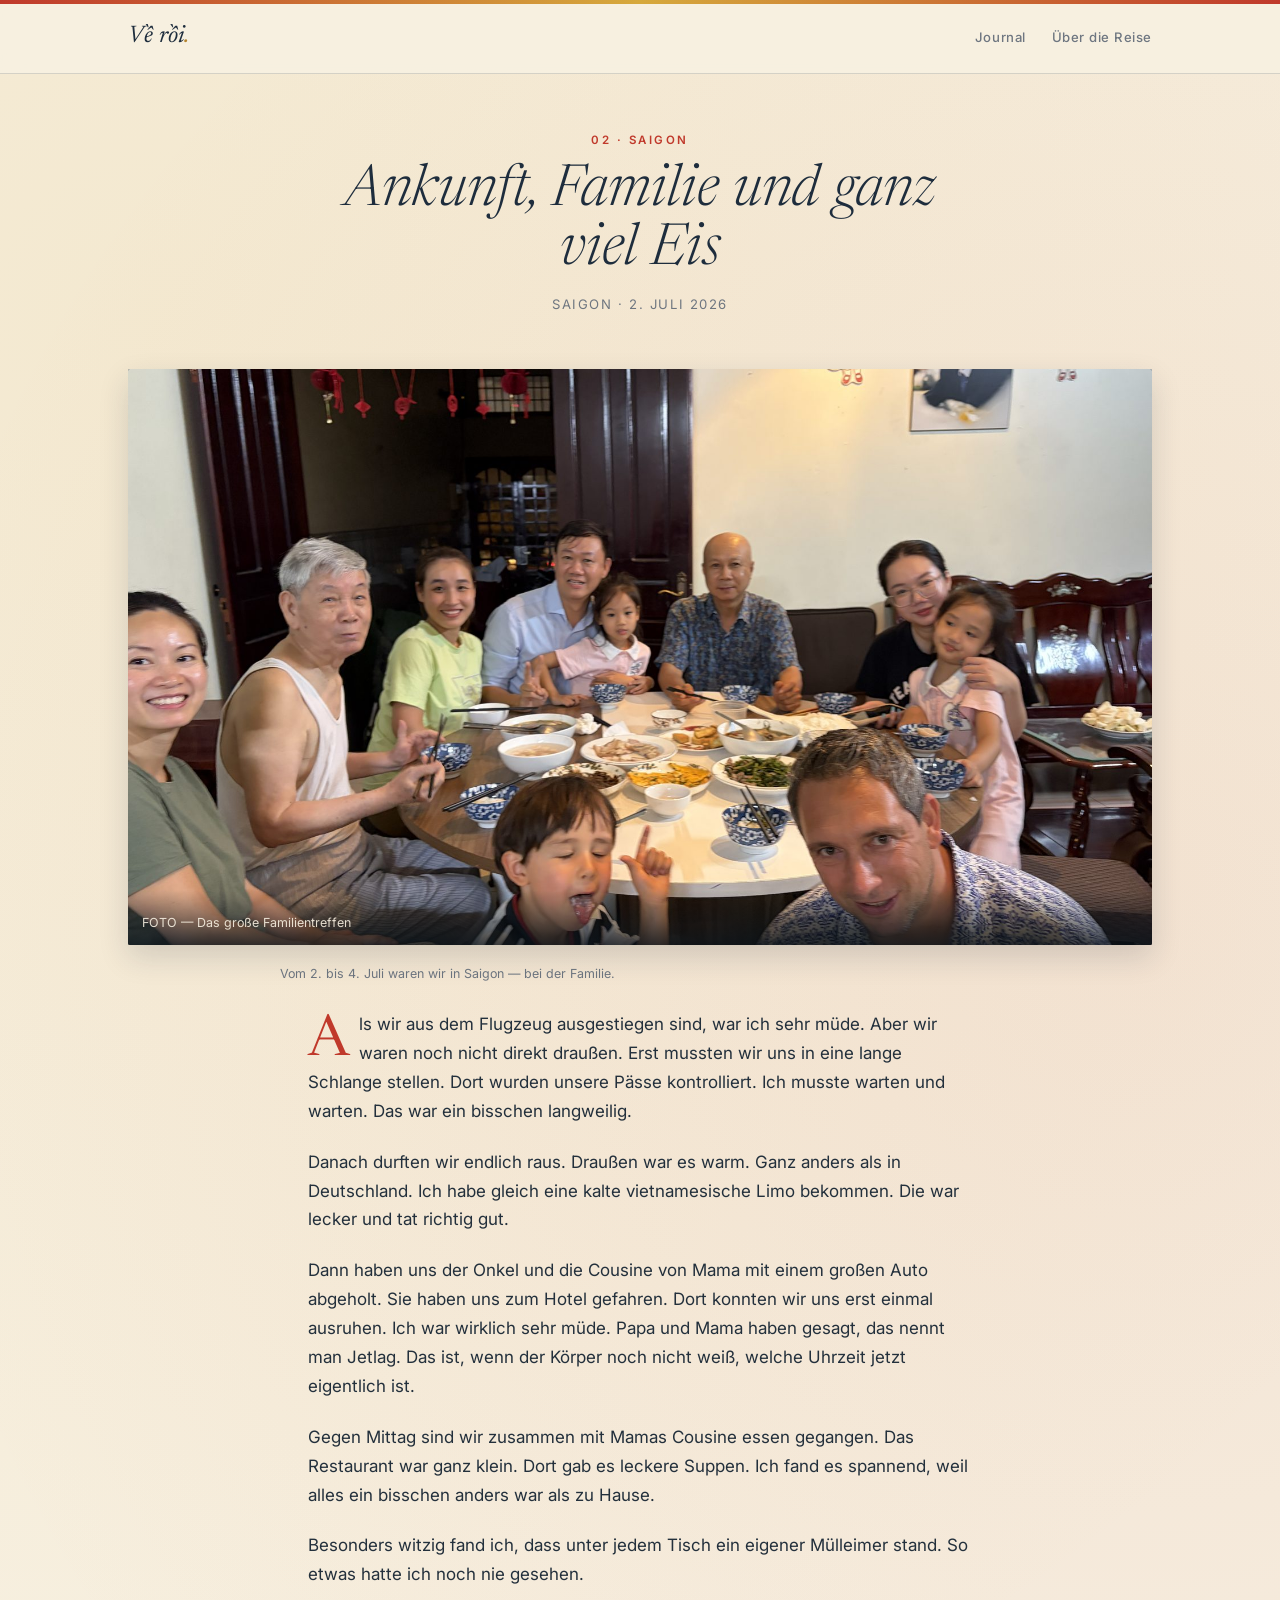
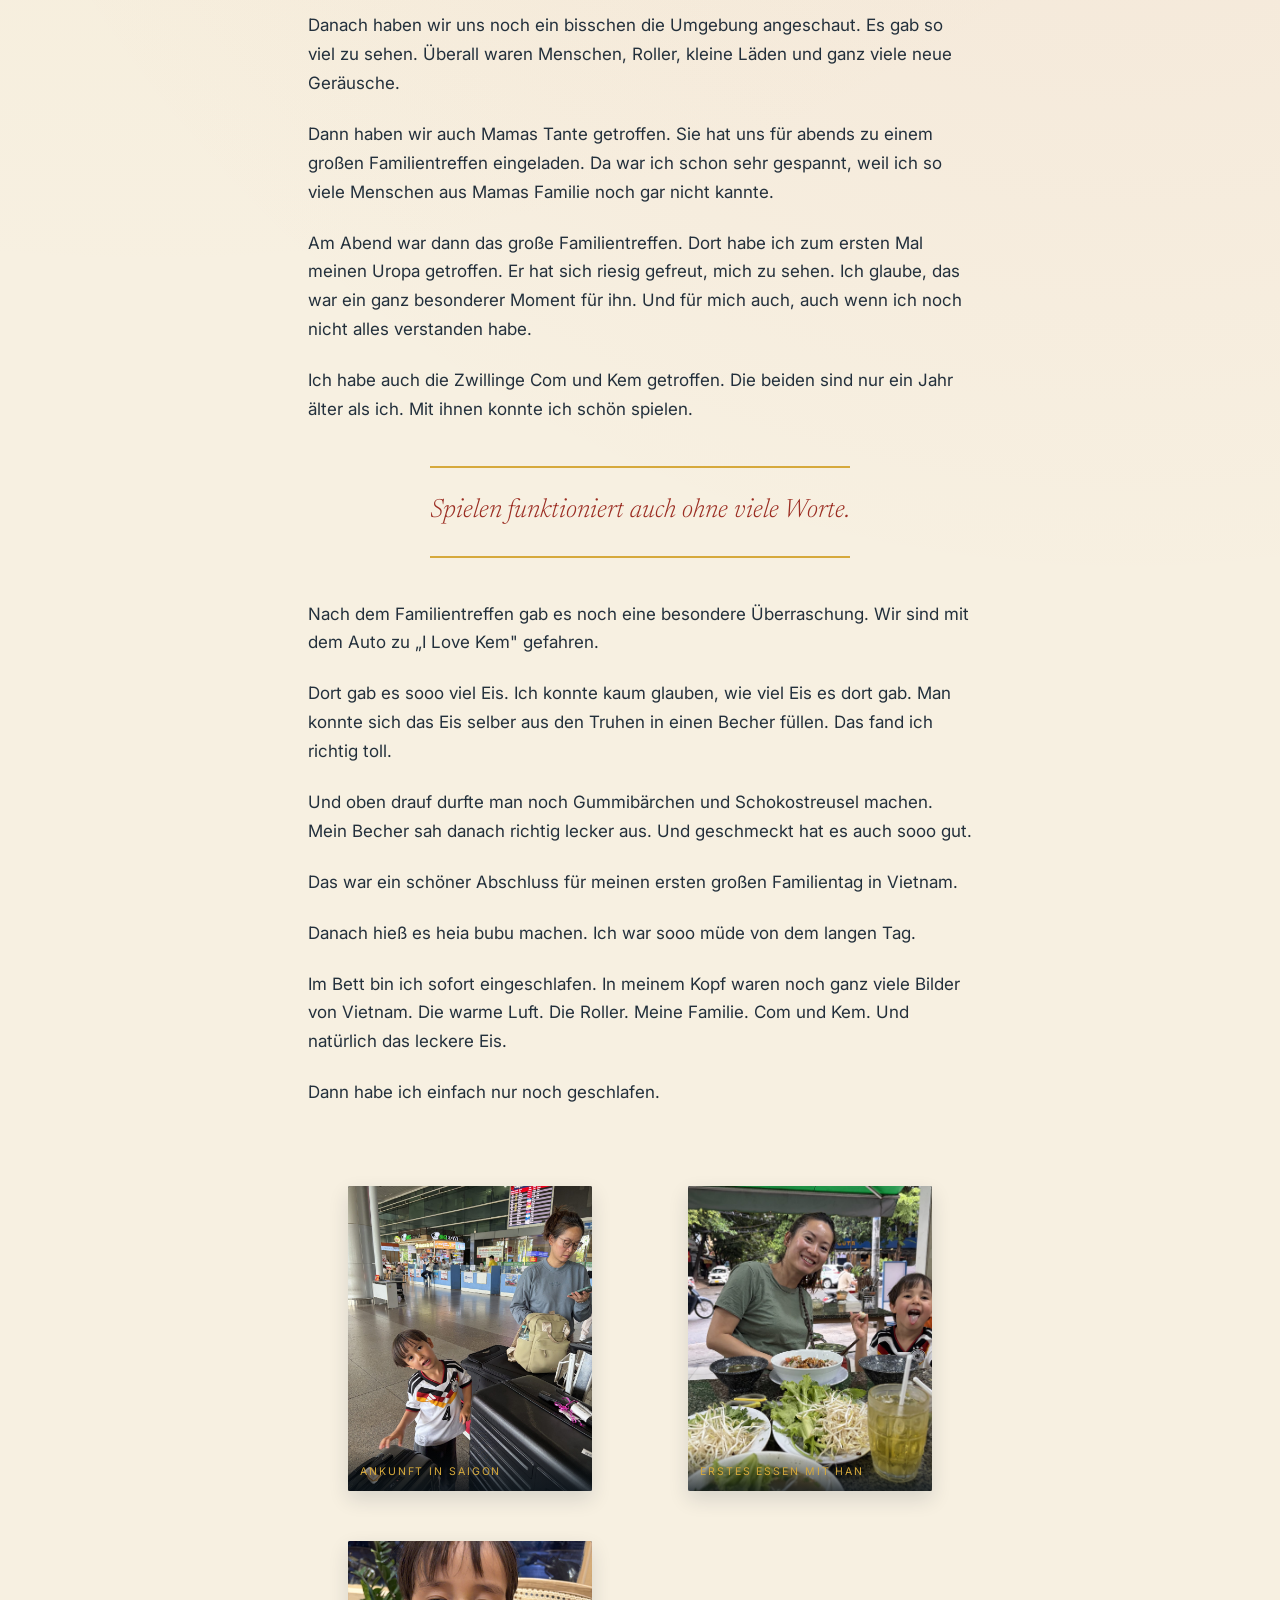
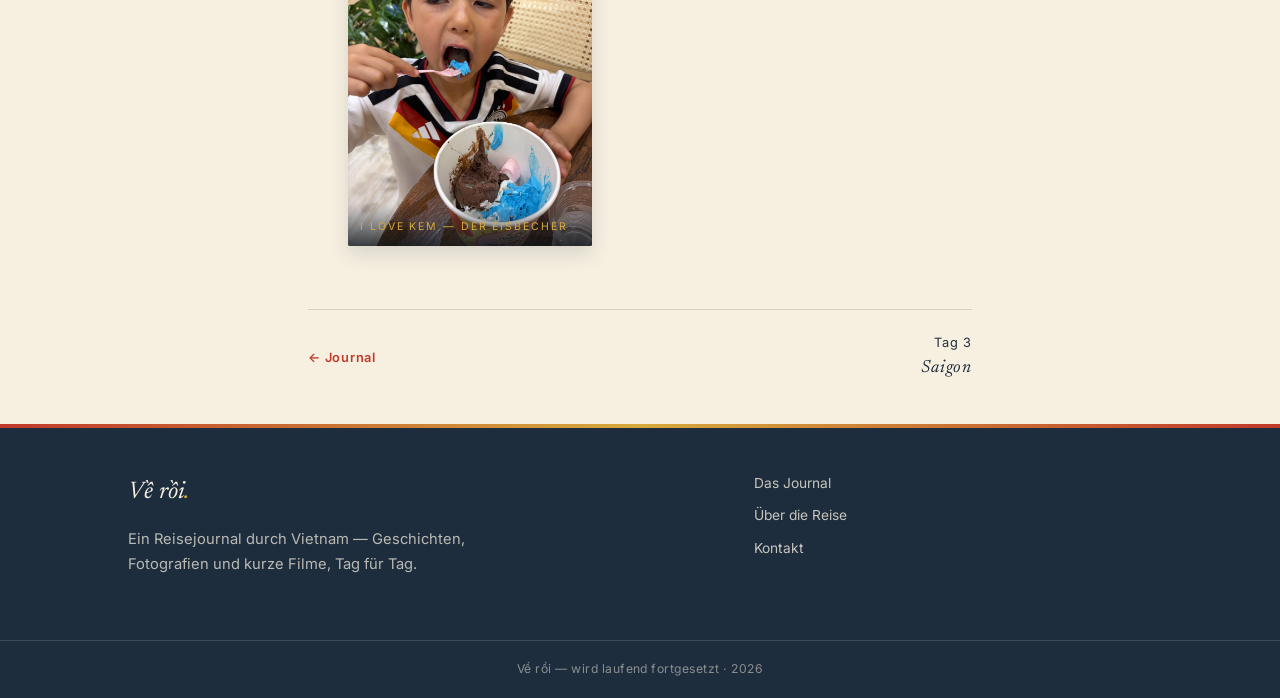
<file: day-02 2.html>
<!DOCTYPE html>
<html lang="de">
<head>
<meta charset="UTF-8">
<meta name="viewport" content="width=device-width, initial-scale=1.0">
<title>Tag 2 · Ankunft in Saigon — Về rồi</title>
<meta name="description" content="Ankunft in Saigon: Passkontrolle, kalte Limo, das große Familientreffen und sooo viel Eis.">
<link rel="stylesheet" href="style.css">
</head>
<body>

<header class="site-header">
  <div class="header-inner">
    <a class="wordmark" href="index.html">Về rồi<span class="dot">.</span></a>
    <nav class="main-nav">
      <a href="index.html#journal">Journal</a>
      <a href="index.html#footer">Über die Reise</a>
    </nav>
  </div>
</header>

<div class="wrap-narrow">
  <div class="post-hero">
    <p class="eyebrow">02 · Saigon</p>
    <h1>Ankunft, Familie und ganz viel Eis</h1>
    <p class="place-date">Saigon · 2. Juli 2026</p>
  </div>
</div>

<div class="wrap">
  <figure class="lead-figure">
    <img src="tag02-familientreffen.jpg" alt="Großes Familientreffen am runden Tisch">
    <span class="figure-cap on-dark">FOTO — Das große Familientreffen</span>
  </figure>
  <p class="figure-cap wrap-narrow" style="padding-left:0;padding-right:0;">Vom 2. bis 4. Juli waren wir in Saigon — bei der Familie.</p>
</div>

<div class="wrap-narrow">
  <article class="post-body">
    <p>Als wir aus dem Flugzeug ausgestiegen sind, war ich sehr müde. Aber wir waren noch nicht direkt draußen. Erst mussten wir uns in eine lange Schlange stellen. Dort wurden unsere Pässe kontrolliert. Ich musste warten und warten. Das war ein bisschen langweilig.</p>

    <p>Danach durften wir endlich raus. Draußen war es warm. Ganz anders als in Deutschland. Ich habe gleich eine kalte vietnamesische Limo bekommen. Die war lecker und tat richtig gut.</p>

    <p>Dann haben uns der Onkel und die Cousine von Mama mit einem großen Auto abgeholt. Sie haben uns zum Hotel gefahren. Dort konnten wir uns erst einmal ausruhen. Ich war wirklich sehr müde. Papa und Mama haben gesagt, das nennt man Jetlag. Das ist, wenn der Körper noch nicht weiß, welche Uhrzeit jetzt eigentlich ist.</p>

    <p>Gegen Mittag sind wir zusammen mit Mamas Cousine essen gegangen. Das Restaurant war ganz klein. Dort gab es leckere Suppen. Ich fand es spannend, weil alles ein bisschen anders war als zu Hause.</p>

    <p>Besonders witzig fand ich, dass unter jedem Tisch ein eigener Mülleimer stand. So etwas hatte ich noch nie gesehen.</p>

    <p>Danach haben wir uns noch ein bisschen die Umgebung angeschaut. Es gab so viel zu sehen. Überall waren Menschen, Roller, kleine Läden und ganz viele neue Geräusche.</p>

    <p>Dann haben wir auch Mamas Tante getroffen. Sie hat uns für abends zu einem großen Familientreffen eingeladen. Da war ich schon sehr gespannt, weil ich so viele Menschen aus Mamas Familie noch gar nicht kannte.</p>

    <p>Am Abend war dann das große Familientreffen. Dort habe ich zum ersten Mal meinen Uropa getroffen. Er hat sich riesig gefreut, mich zu sehen. Ich glaube, das war ein ganz besonderer Moment für ihn. Und für mich auch, auch wenn ich noch nicht alles verstanden habe.</p>

    <p>Ich habe auch die Zwillinge Com und Kem getroffen. Die beiden sind nur ein Jahr älter als ich. Mit ihnen konnte ich schön spielen.</p>

    <blockquote class="pull">Spielen funktioniert auch ohne viele Worte.</blockquote>

    <p>Nach dem Familientreffen gab es noch eine besondere Überraschung. Wir sind mit dem Auto zu „I Love Kem" gefahren.</p>

    <p>Dort gab es sooo viel Eis. Ich konnte kaum glauben, wie viel Eis es dort gab. Man konnte sich das Eis selber aus den Truhen in einen Becher füllen. Das fand ich richtig toll.</p>

    <p>Und oben drauf durfte man noch Gummibärchen und Schokostreusel machen. Mein Becher sah danach richtig lecker aus. Und geschmeckt hat es auch sooo gut.</p>

    <p>Das war ein schöner Abschluss für meinen ersten großen Familientag in Vietnam.</p>

    <p>Danach hieß es heia bubu machen. Ich war sooo müde von dem langen Tag.</p>

    <p>Im Bett bin ich sofort eingeschlafen. In meinem Kopf waren noch ganz viele Bilder von Vietnam. Die warme Luft. Die Roller. Meine Familie. Com und Kem. Und natürlich das leckere Eis.</p>

    <p>Dann habe ich einfach nur noch geschlafen.</p>
  </article>

  <div class="gallery">
    <figure class="g-figure"><img src="tag02-ankunft-saigon.jpg" alt="Ankunft am Flughafen Saigon mit Gepäck"><span>Ankunft in Saigon</span></figure>
    <figure class="g-figure"><img src="tag02-kleines-restaurant.jpg" alt="Erstes Essen in einem kleinen Restaurant"><span>Erstes Essen mit Han</span></figure>
    <figure class="g-figure"><img src="tag02-eis-i-love-kem.jpg" alt="Eisbecher bei I Love Kem"><span>I Love Kem — der Eisbecher</span></figure>
  </div>

  <nav class="day-nav">
    <a class="to-index" href="index.html">&larr; Journal</a>
    <a class="nxt" href="day-03.html">Tag 3 <span class="place">Saigon</span></a>
  </nav>
</div>

<footer class="site-footer" id="footer">
  <div class="footer-inner">
    <div>
      <a class="wordmark" href="index.html">Về rồi<span style="color:var(--gold)">.</span></a>
      <p>Ein Reisejournal durch Vietnam — Geschichten, Fotografien und kurze Filme, Tag für Tag.</p>
    </div>
    <div class="footer-links">
      <a href="index.html#journal">Das Journal</a>
      <a href="#">Über die Reise</a>
      <a href="#">Kontakt</a>
    </div>
  </div>
  <div class="footer-bottom">Về rồi — wird laufend fortgesetzt · 2026</div>
</footer>

<script src="main.js"></script>
</body>
</html>
</file>
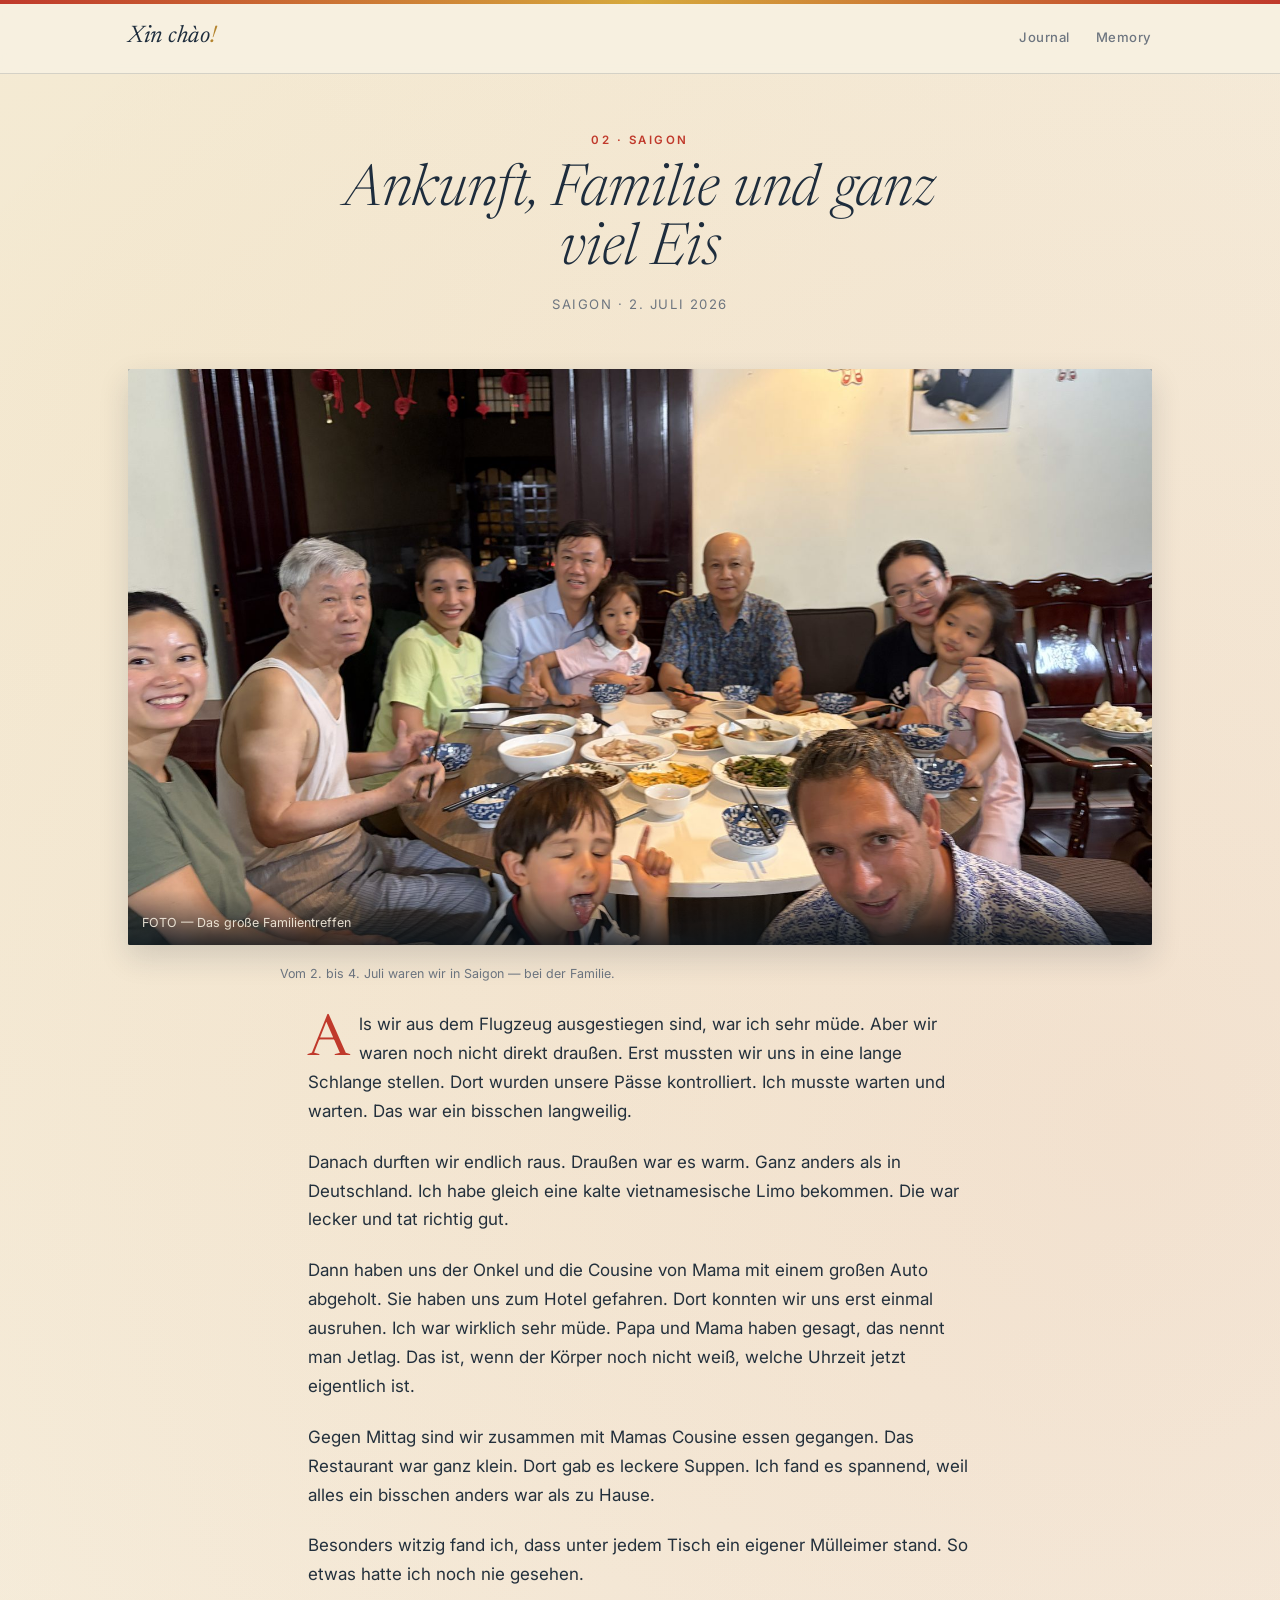
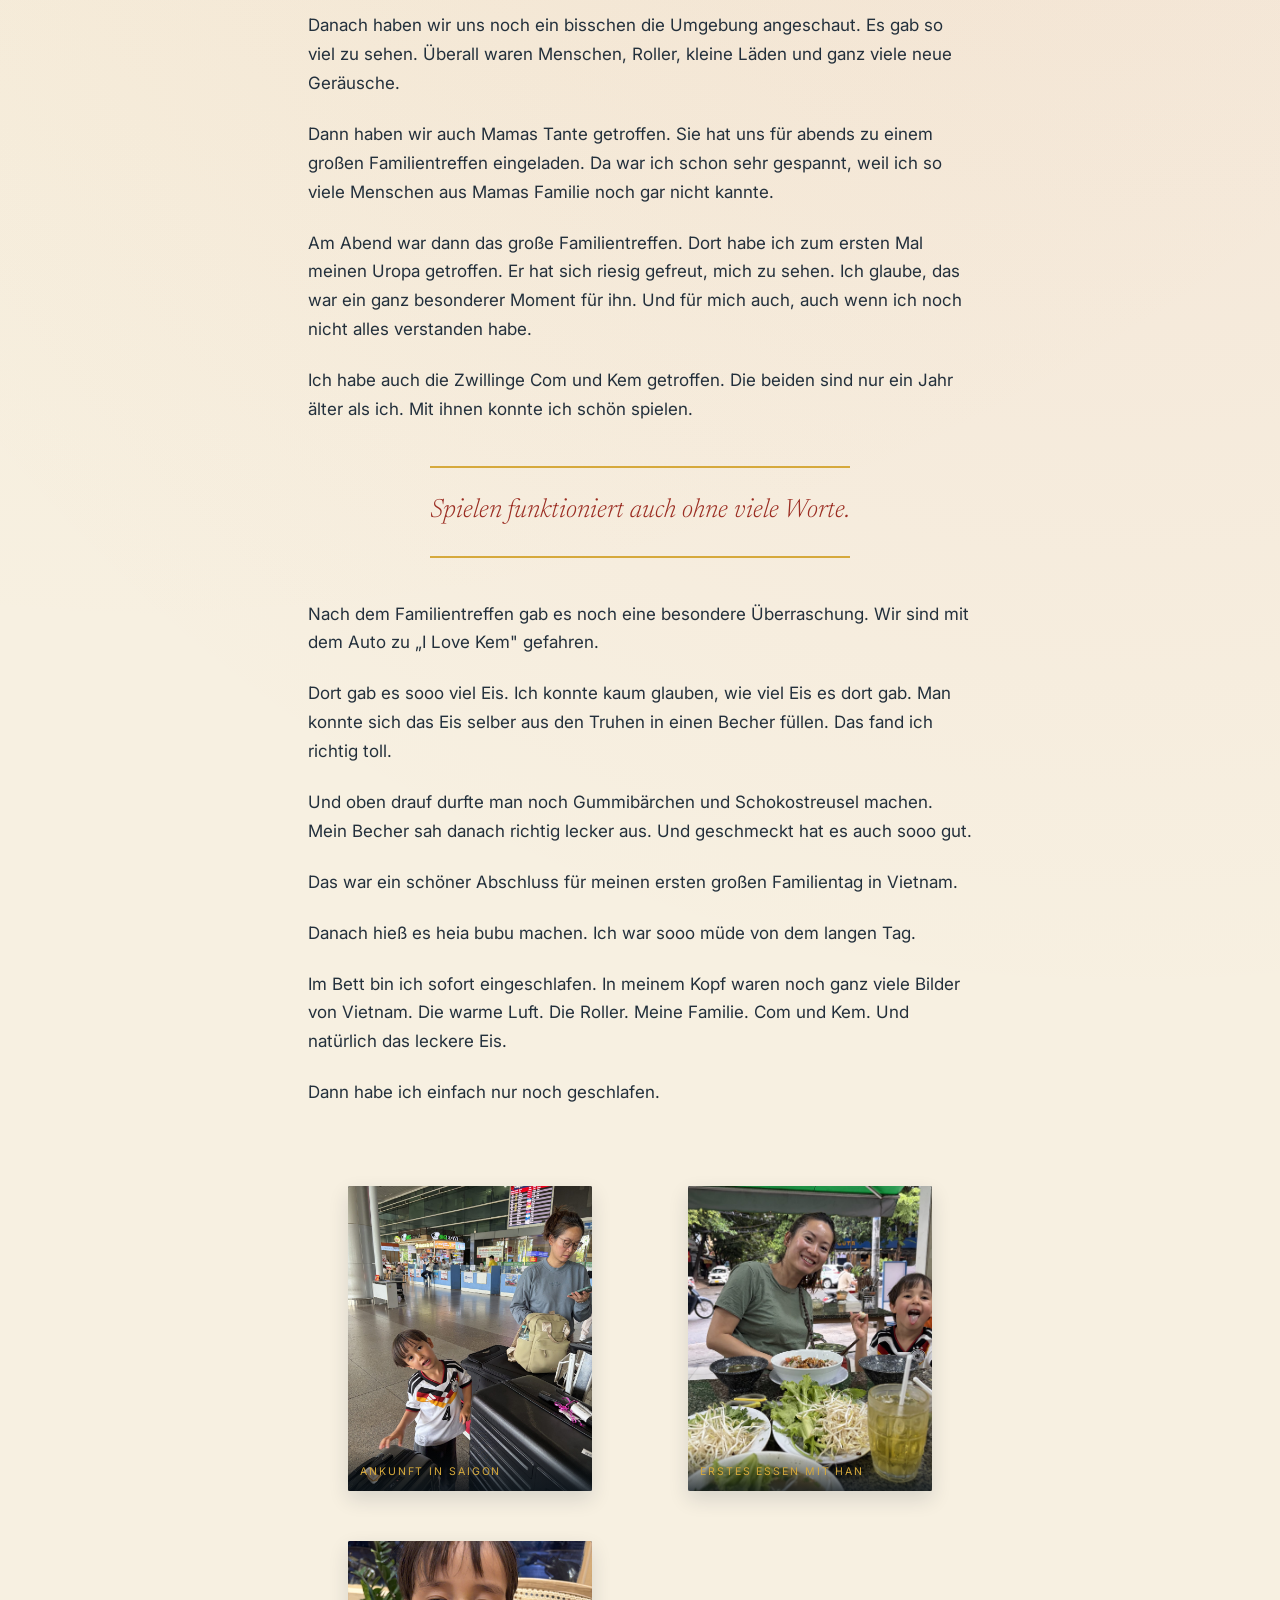
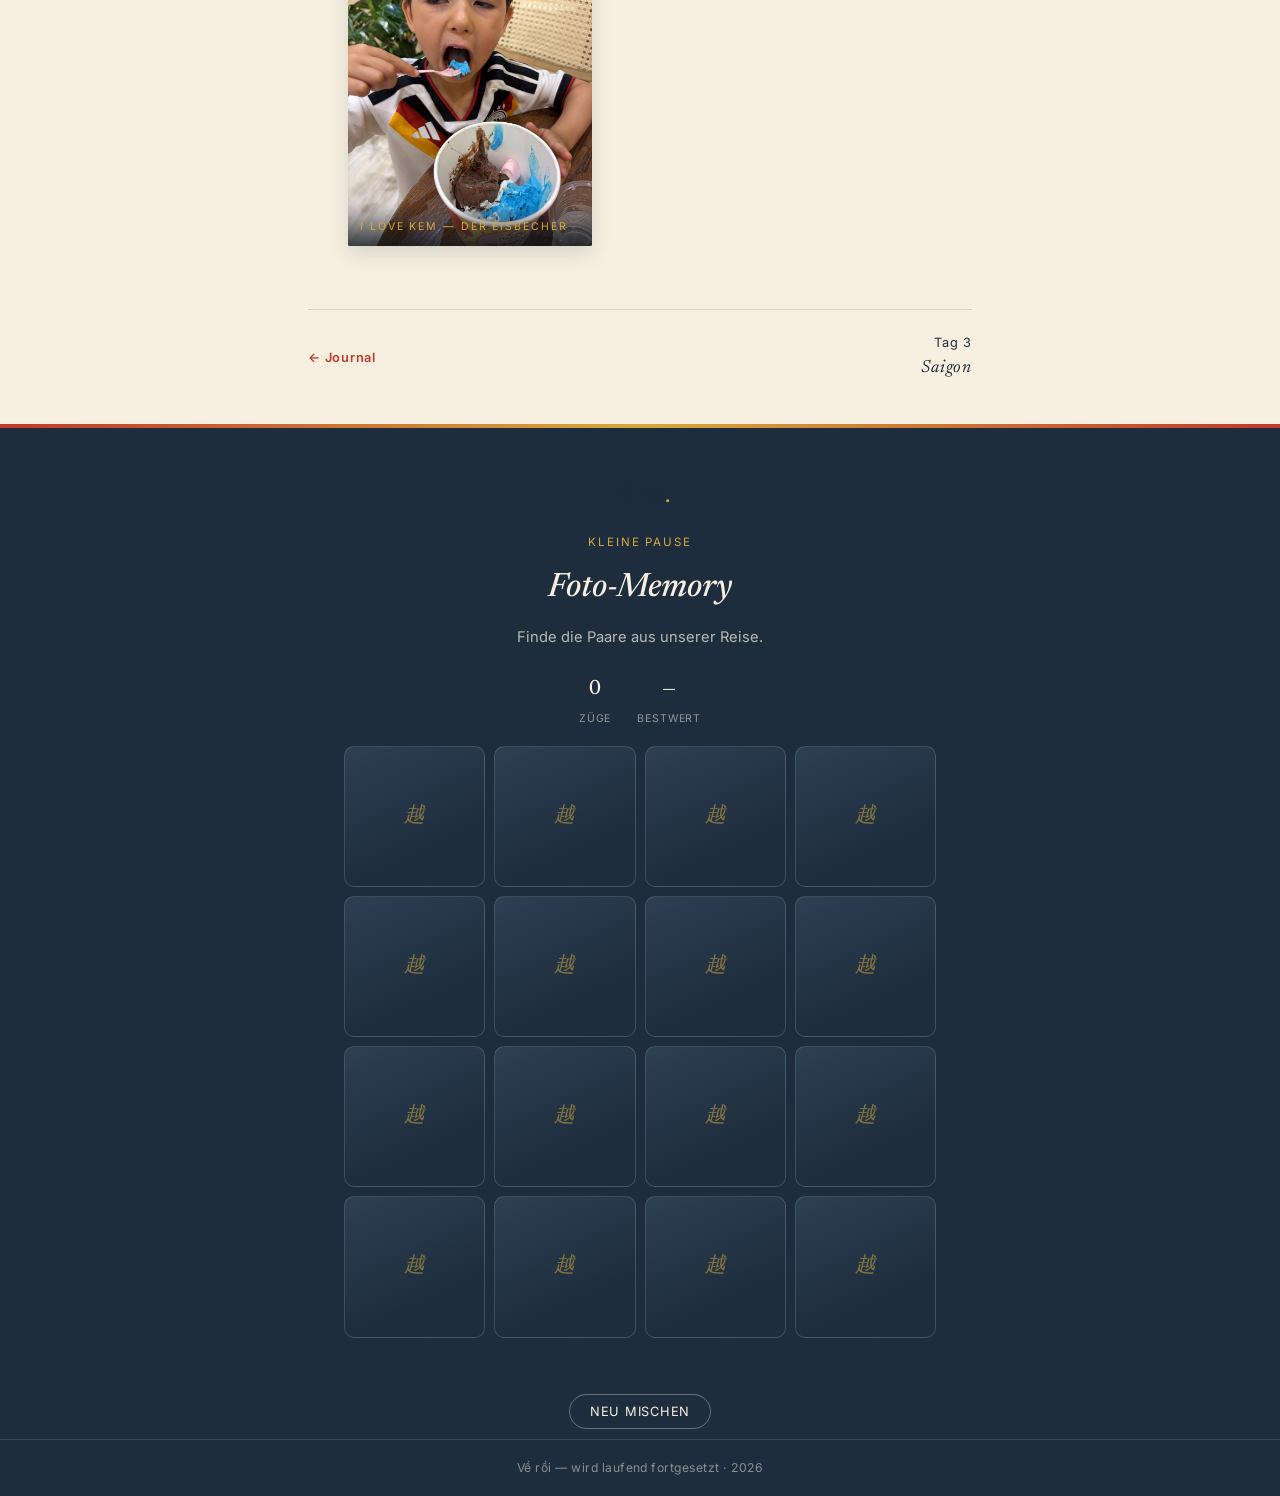
<file: day-02.html>
<!DOCTYPE html>
<html lang="de">
<head>
<meta charset="UTF-8">
<meta name="viewport" content="width=device-width, initial-scale=1.0">
<title>Tag 2 · Ankunft in Saigon — Về rồi</title>
<meta name="description" content="Ankunft in Saigon: Passkontrolle, kalte Limo, das große Familientreffen und sooo viel Eis.">
<link rel="stylesheet" href="style.css">
</head>
<body>

<header class="site-header">
  <div class="header-inner">
    <a class="wordmark" href="index.html">Xin chào<span class="dot">!</span></a>
    <nav class="main-nav">
      <a href="index.html#journal">Journal</a>
      <a href="index.html#footer">Memory</a>
    </nav>
  </div>
</header>

<div class="wrap-narrow">
  <div class="post-hero">
    <p class="eyebrow">02 · Saigon</p>
    <h1>Ankunft, Familie und ganz viel Eis</h1>
    <p class="place-date">Saigon · 2. Juli 2026</p>
  </div>
</div>

<div class="wrap">
  <figure class="lead-figure">
    <img src="tag02-familientreffen.jpg" alt="Großes Familientreffen am runden Tisch">
    <span class="figure-cap on-dark">FOTO — Das große Familientreffen</span>
  </figure>
  <p class="figure-cap wrap-narrow" style="padding-left:0;padding-right:0;">Vom 2. bis 4. Juli waren wir in Saigon — bei der Familie.</p>
</div>

<div class="wrap-narrow">
  <article class="post-body">
    <p>Als wir aus dem Flugzeug ausgestiegen sind, war ich sehr müde. Aber wir waren noch nicht direkt draußen. Erst mussten wir uns in eine lange Schlange stellen. Dort wurden unsere Pässe kontrolliert. Ich musste warten und warten. Das war ein bisschen langweilig.</p>

    <p>Danach durften wir endlich raus. Draußen war es warm. Ganz anders als in Deutschland. Ich habe gleich eine kalte vietnamesische Limo bekommen. Die war lecker und tat richtig gut.</p>

    <p>Dann haben uns der Onkel und die Cousine von Mama mit einem großen Auto abgeholt. Sie haben uns zum Hotel gefahren. Dort konnten wir uns erst einmal ausruhen. Ich war wirklich sehr müde. Papa und Mama haben gesagt, das nennt man Jetlag. Das ist, wenn der Körper noch nicht weiß, welche Uhrzeit jetzt eigentlich ist.</p>

    <p>Gegen Mittag sind wir zusammen mit Mamas Cousine essen gegangen. Das Restaurant war ganz klein. Dort gab es leckere Suppen. Ich fand es spannend, weil alles ein bisschen anders war als zu Hause.</p>

    <p>Besonders witzig fand ich, dass unter jedem Tisch ein eigener Mülleimer stand. So etwas hatte ich noch nie gesehen.</p>

    <p>Danach haben wir uns noch ein bisschen die Umgebung angeschaut. Es gab so viel zu sehen. Überall waren Menschen, Roller, kleine Läden und ganz viele neue Geräusche.</p>

    <p>Dann haben wir auch Mamas Tante getroffen. Sie hat uns für abends zu einem großen Familientreffen eingeladen. Da war ich schon sehr gespannt, weil ich so viele Menschen aus Mamas Familie noch gar nicht kannte.</p>

    <p>Am Abend war dann das große Familientreffen. Dort habe ich zum ersten Mal meinen Uropa getroffen. Er hat sich riesig gefreut, mich zu sehen. Ich glaube, das war ein ganz besonderer Moment für ihn. Und für mich auch, auch wenn ich noch nicht alles verstanden habe.</p>

    <p>Ich habe auch die Zwillinge Com und Kem getroffen. Die beiden sind nur ein Jahr älter als ich. Mit ihnen konnte ich schön spielen.</p>

    <blockquote class="pull">Spielen funktioniert auch ohne viele Worte.</blockquote>

    <p>Nach dem Familientreffen gab es noch eine besondere Überraschung. Wir sind mit dem Auto zu „I Love Kem" gefahren.</p>

    <p>Dort gab es sooo viel Eis. Ich konnte kaum glauben, wie viel Eis es dort gab. Man konnte sich das Eis selber aus den Truhen in einen Becher füllen. Das fand ich richtig toll.</p>

    <p>Und oben drauf durfte man noch Gummibärchen und Schokostreusel machen. Mein Becher sah danach richtig lecker aus. Und geschmeckt hat es auch sooo gut.</p>

    <p>Das war ein schöner Abschluss für meinen ersten großen Familientag in Vietnam.</p>

    <p>Danach hieß es heia bubu machen. Ich war sooo müde von dem langen Tag.</p>

    <p>Im Bett bin ich sofort eingeschlafen. In meinem Kopf waren noch ganz viele Bilder von Vietnam. Die warme Luft. Die Roller. Meine Familie. Com und Kem. Und natürlich das leckere Eis.</p>

    <p>Dann habe ich einfach nur noch geschlafen.</p>
  </article>

  <div class="gallery">
    <figure class="g-figure"><img src="tag02-ankunft-saigon.jpg" alt="Ankunft am Flughafen Saigon mit Gepäck"><span>Ankunft in Saigon</span></figure>
    <figure class="g-figure"><img src="tag02-kleines-restaurant.jpg" alt="Erstes Essen in einem kleinen Restaurant"><span>Erstes Essen mit Han</span></figure>
    <figure class="g-figure"><img src="tag02-eis-i-love-kem.jpg" alt="Eisbecher bei I Love Kem"><span>I Love Kem — der Eisbecher</span></figure>
  </div>

  <nav class="day-nav">
    <a class="to-index" href="index.html">&larr; Journal</a>
    <a class="nxt" href="day-03.html">Tag 3 <span class="place">Saigon</span></a>
  </nav>
</div>

<footer class="site-footer" id="footer">
  <div class="footer-memory">
    <a class="wordmark" href="index.html" style="display:inline-block;margin-bottom:16px;">Về rồi<span style="color:var(--gold)">.</span></a>
    <p class="fm-eyebrow">Kleine Pause</p>
    <h2>Foto-Memory</h2>
    <p class="fm-sub">Finde die Paare aus unserer Reise.</p>
    <div class="fm-stats">
      <div><span id="fm-moves">0</span><small>Züge</small></div>
      <div><span id="fm-best">—</span><small>Bestwert</small></div>
    </div>
    <div class="fm-board" id="fm-board"></div>
    <p class="fm-win" id="fm-win"></p>
    <button class="fm-restart" id="fm-restart" type="button">Neu mischen</button>
  </div>
  <div class="footer-bottom">Về rồi — wird laufend fortgesetzt · 2026</div>
</footer>

<script src="main.js"></script>
<script src="memory.js"></script>
</body>
</html>
</file>
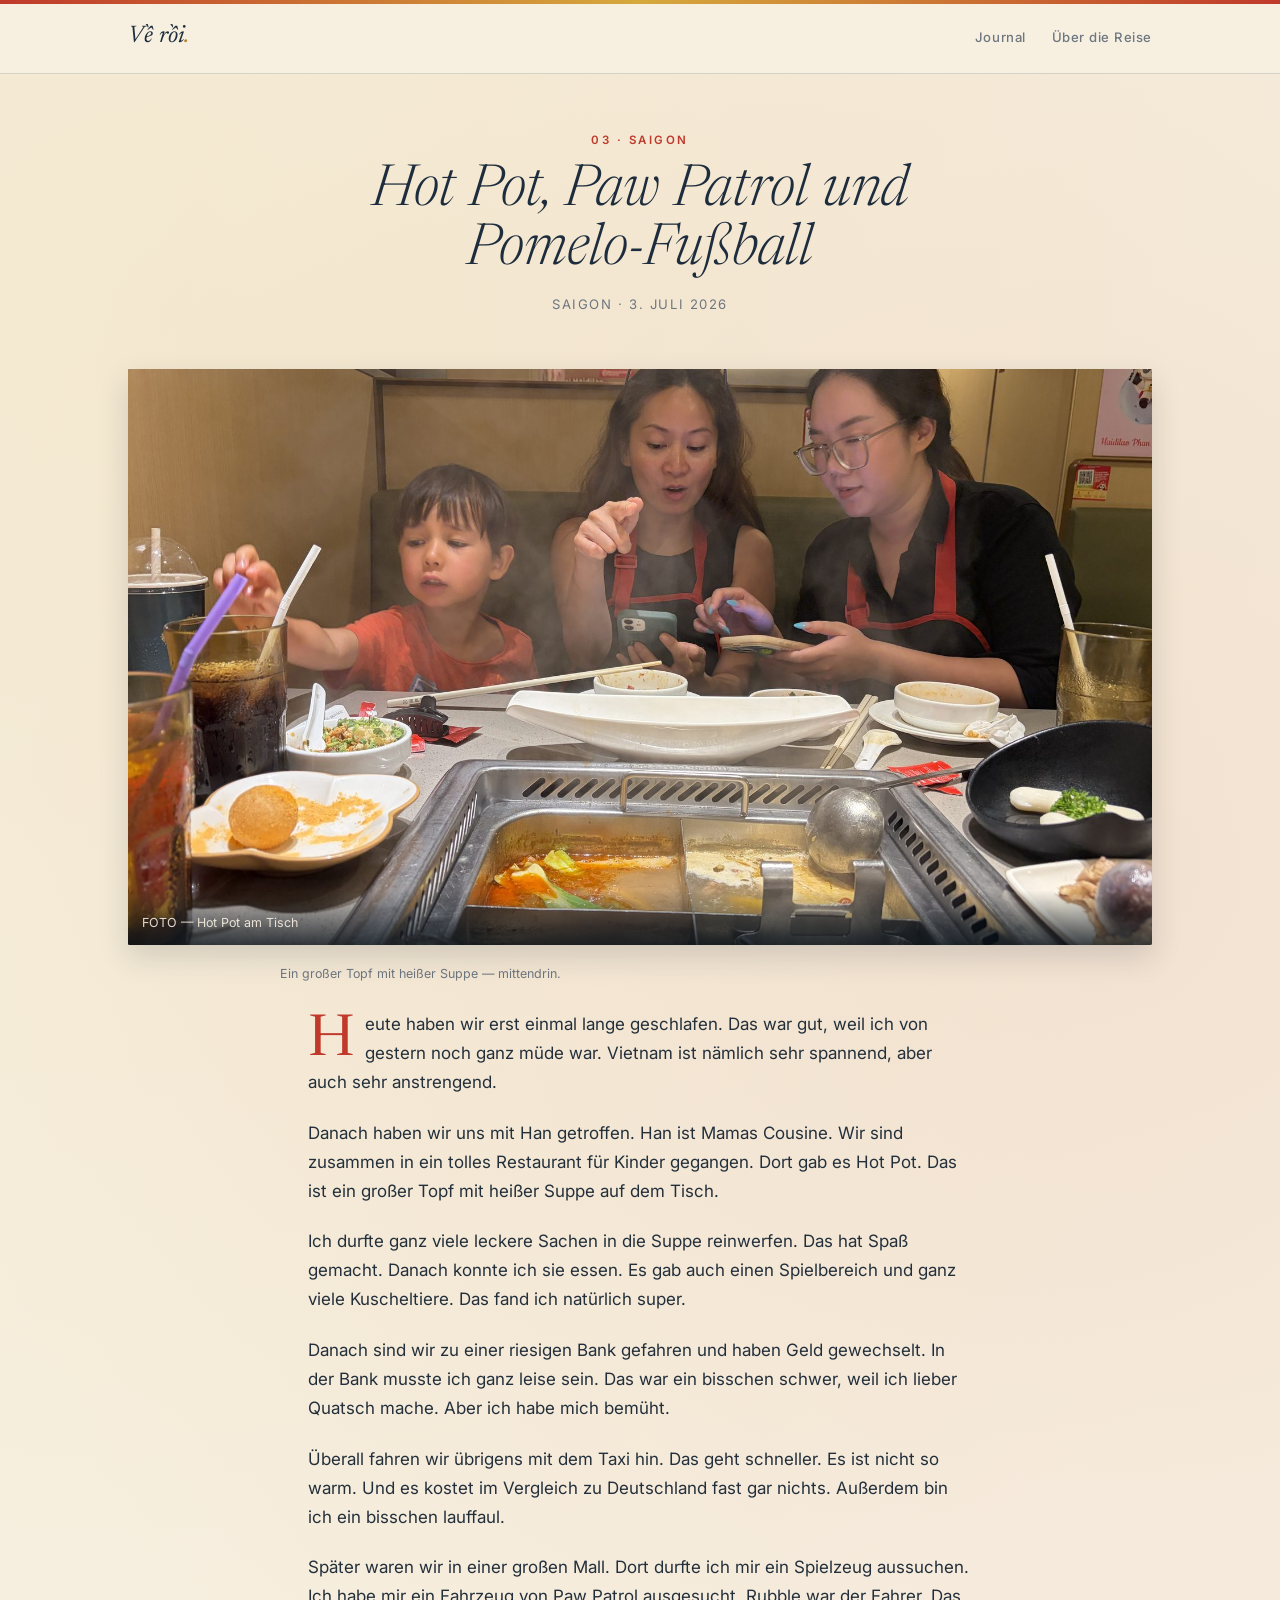
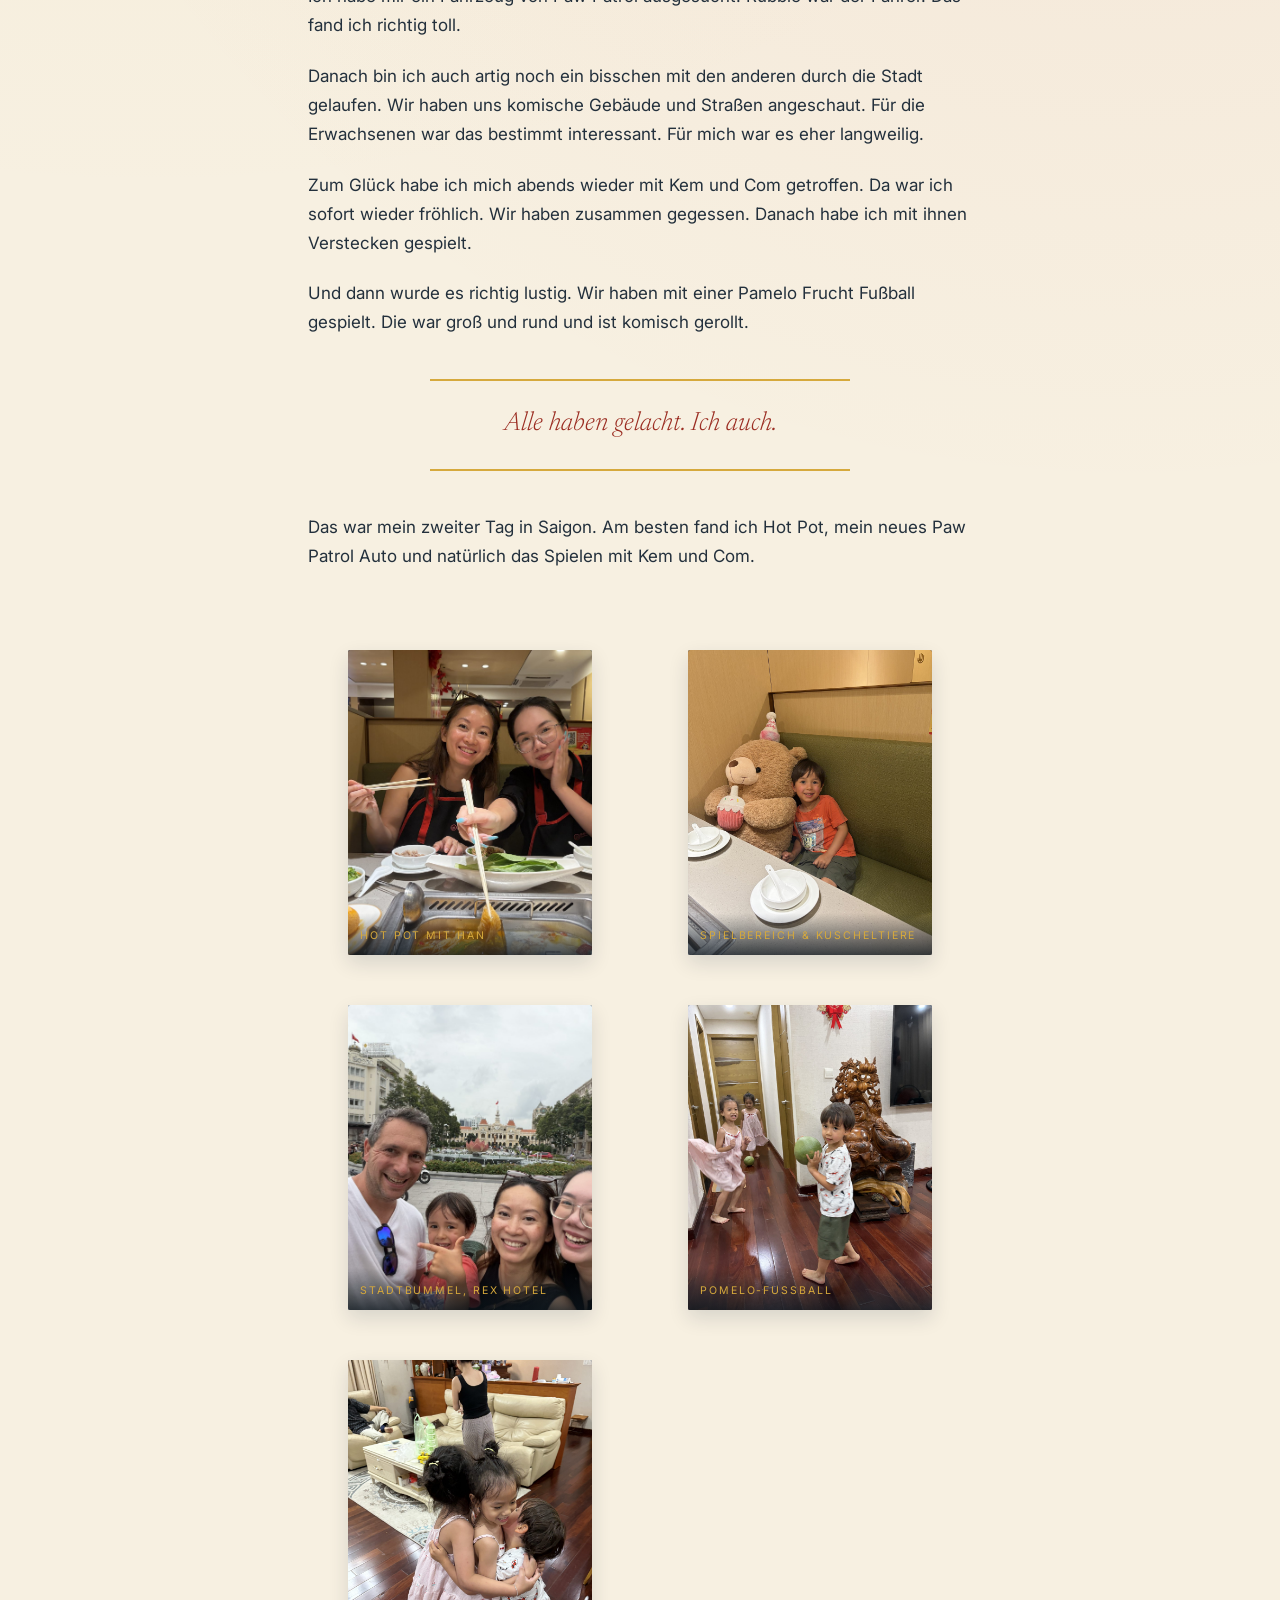
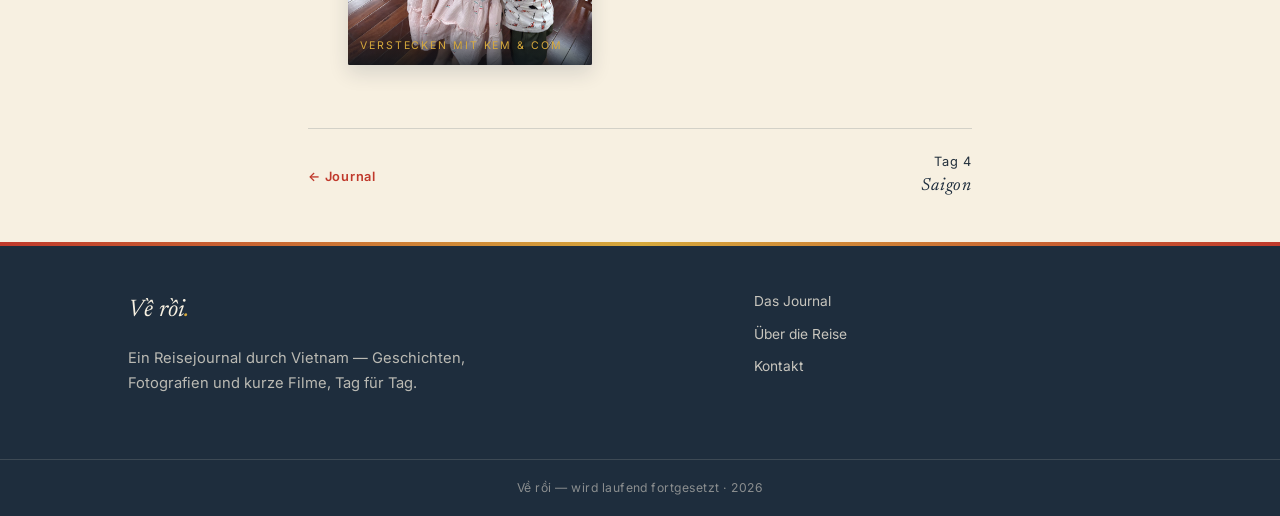
<file: day-03 2.html>
<!DOCTYPE html>
<html lang="de">
<head>
<meta charset="UTF-8">
<meta name="viewport" content="width=device-width, initial-scale=1.0">
<title>Tag 3 · Hot Pot & Pomelo-Fußball — Về rồi</title>
<meta name="description" content="Zweiter Tag in Saigon: Hot Pot im Kinderrestaurant, ein neues Paw-Patrol-Auto und Fußball mit einer Pomelo.">
<link rel="stylesheet" href="style.css">
</head>
<body>

<header class="site-header">
  <div class="header-inner">
    <a class="wordmark" href="index.html">Về rồi<span class="dot">.</span></a>
    <nav class="main-nav">
      <a href="index.html#journal">Journal</a>
      <a href="index.html#footer">Über die Reise</a>
    </nav>
  </div>
</header>

<div class="wrap-narrow">
  <div class="post-hero">
    <p class="eyebrow">03 · Saigon</p>
    <h1>Hot Pot, Paw Patrol und Pomelo-Fußball</h1>
    <p class="place-date">Saigon · 3. Juli 2026</p>
  </div>
</div>

<div class="wrap">
  <figure class="lead-figure">
    <img src="tag03-hotpot-dampf.jpg" alt="Am dampfenden Hot-Pot-Tisch">
    <span class="figure-cap on-dark">FOTO — Hot Pot am Tisch</span>
  </figure>
  <p class="figure-cap wrap-narrow" style="padding-left:0;padding-right:0;">Ein großer Topf mit heißer Suppe — mittendrin.</p>
</div>

<div class="wrap-narrow">
  <article class="post-body">
    <p>Heute haben wir erst einmal lange geschlafen. Das war gut, weil ich von gestern noch ganz müde war. Vietnam ist nämlich sehr spannend, aber auch sehr anstrengend.</p>

    <p>Danach haben wir uns mit Han getroffen. Han ist Mamas Cousine. Wir sind zusammen in ein tolles Restaurant für Kinder gegangen. Dort gab es Hot Pot. Das ist ein großer Topf mit heißer Suppe auf dem Tisch.</p>

    <p>Ich durfte ganz viele leckere Sachen in die Suppe reinwerfen. Das hat Spaß gemacht. Danach konnte ich sie essen. Es gab auch einen Spielbereich und ganz viele Kuscheltiere. Das fand ich natürlich super.</p>

    <p>Danach sind wir zu einer riesigen Bank gefahren und haben Geld gewechselt. In der Bank musste ich ganz leise sein. Das war ein bisschen schwer, weil ich lieber Quatsch mache. Aber ich habe mich bemüht.</p>

    <p>Überall fahren wir übrigens mit dem Taxi hin. Das geht schneller. Es ist nicht so warm. Und es kostet im Vergleich zu Deutschland fast gar nichts. Außerdem bin ich ein bisschen lauffaul.</p>

    <p>Später waren wir in einer großen Mall. Dort durfte ich mir ein Spielzeug aussuchen. Ich habe mir ein Fahrzeug von Paw Patrol ausgesucht. Rubble war der Fahrer. Das fand ich richtig toll.</p>

    <p>Danach bin ich auch artig noch ein bisschen mit den anderen durch die Stadt gelaufen. Wir haben uns komische Gebäude und Straßen angeschaut. Für die Erwachsenen war das bestimmt interessant. Für mich war es eher langweilig.</p>

    <p>Zum Glück habe ich mich abends wieder mit Kem und Com getroffen. Da war ich sofort wieder fröhlich. Wir haben zusammen gegessen. Danach habe ich mit ihnen Verstecken gespielt.</p>

    <p>Und dann wurde es richtig lustig. Wir haben mit einer Pamelo Frucht Fußball gespielt. Die war groß und rund und ist komisch gerollt.</p>

    <blockquote class="pull">Alle haben gelacht. Ich auch.</blockquote>

    <p>Das war mein zweiter Tag in Saigon. Am besten fand ich Hot Pot, mein neues Paw Patrol Auto und natürlich das Spielen mit Kem und Com.</p>
  </article>

  <div class="gallery">
    <figure class="g-figure"><img src="tag03-hotpot-han.jpg" alt="Hot Pot mit Han"><span>Hot Pot mit Han</span></figure>
    <figure class="g-figure"><img src="tag03-teddy-restaurant.jpg" alt="Riesiger Teddy im Restaurant"><span>Spielbereich & Kuscheltiere</span></figure>
    <figure class="g-figure"><img src="tag03-rex-hotel-saigon.jpg" alt="Stadtbummel am Rex Hotel Saigon"><span>Stadtbummel, Rex Hotel</span></figure>
    <figure class="g-figure"><img src="tag03-pomelo-fussball.jpg" alt="Pomelo-Fußball mit Com und Kem"><span>Pomelo-Fußball</span></figure>
    <figure class="g-figure"><img src="tag03-umarmung-com-kem.jpg" alt="Umarmung mit Com und Kem"><span>Verstecken mit Kem & Com</span></figure>
  </div>

  <nav class="day-nav">
    <a class="to-index" href="index.html">&larr; Journal</a>
    <a class="nxt" href="#">Tag 4 <span class="place">Saigon</span></a>
  </nav>
</div>

<footer class="site-footer" id="footer">
  <div class="footer-inner">
    <div>
      <a class="wordmark" href="index.html">Về rồi<span style="color:var(--gold)">.</span></a>
      <p>Ein Reisejournal durch Vietnam — Geschichten, Fotografien und kurze Filme, Tag für Tag.</p>
    </div>
    <div class="footer-links">
      <a href="index.html#journal">Das Journal</a>
      <a href="#">Über die Reise</a>
      <a href="#">Kontakt</a>
    </div>
  </div>
  <div class="footer-bottom">Về rồi — wird laufend fortgesetzt · 2026</div>
</footer>

<script src="main.js"></script>
</body>
</html>
</file>
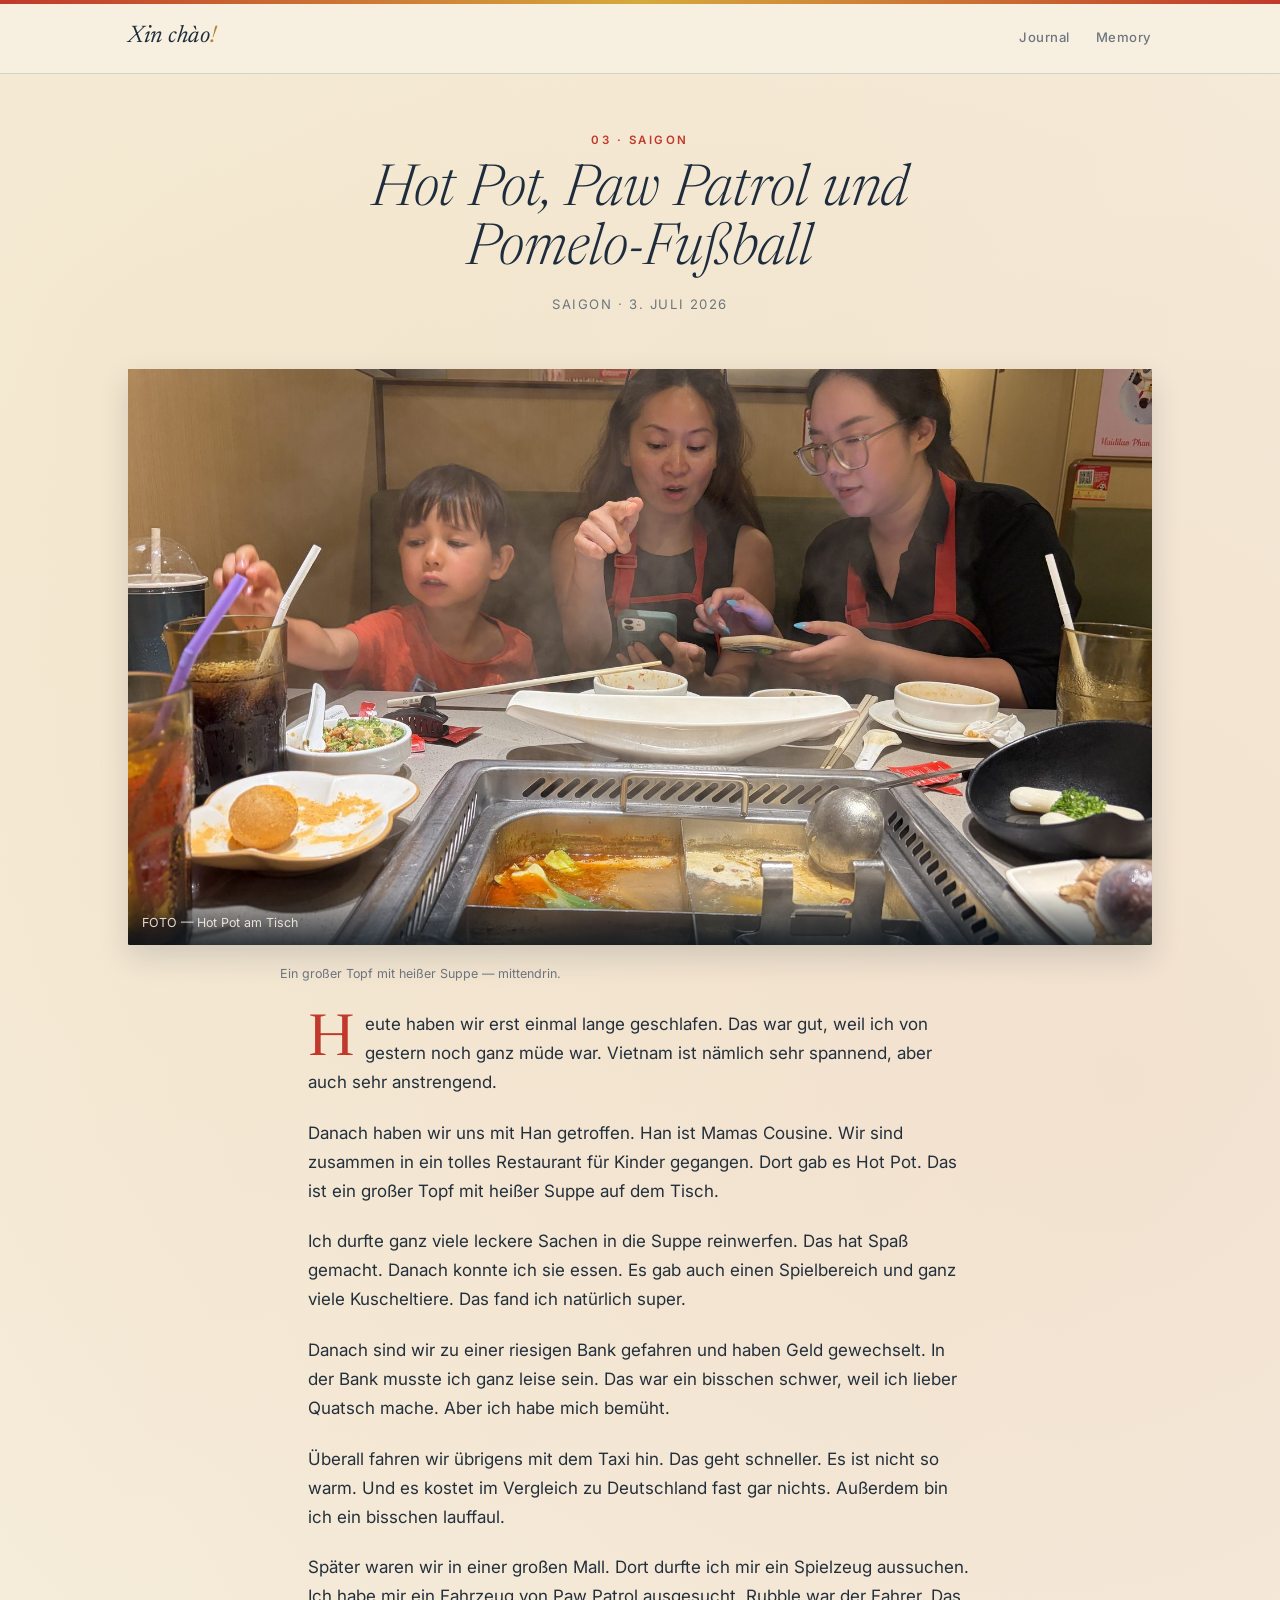
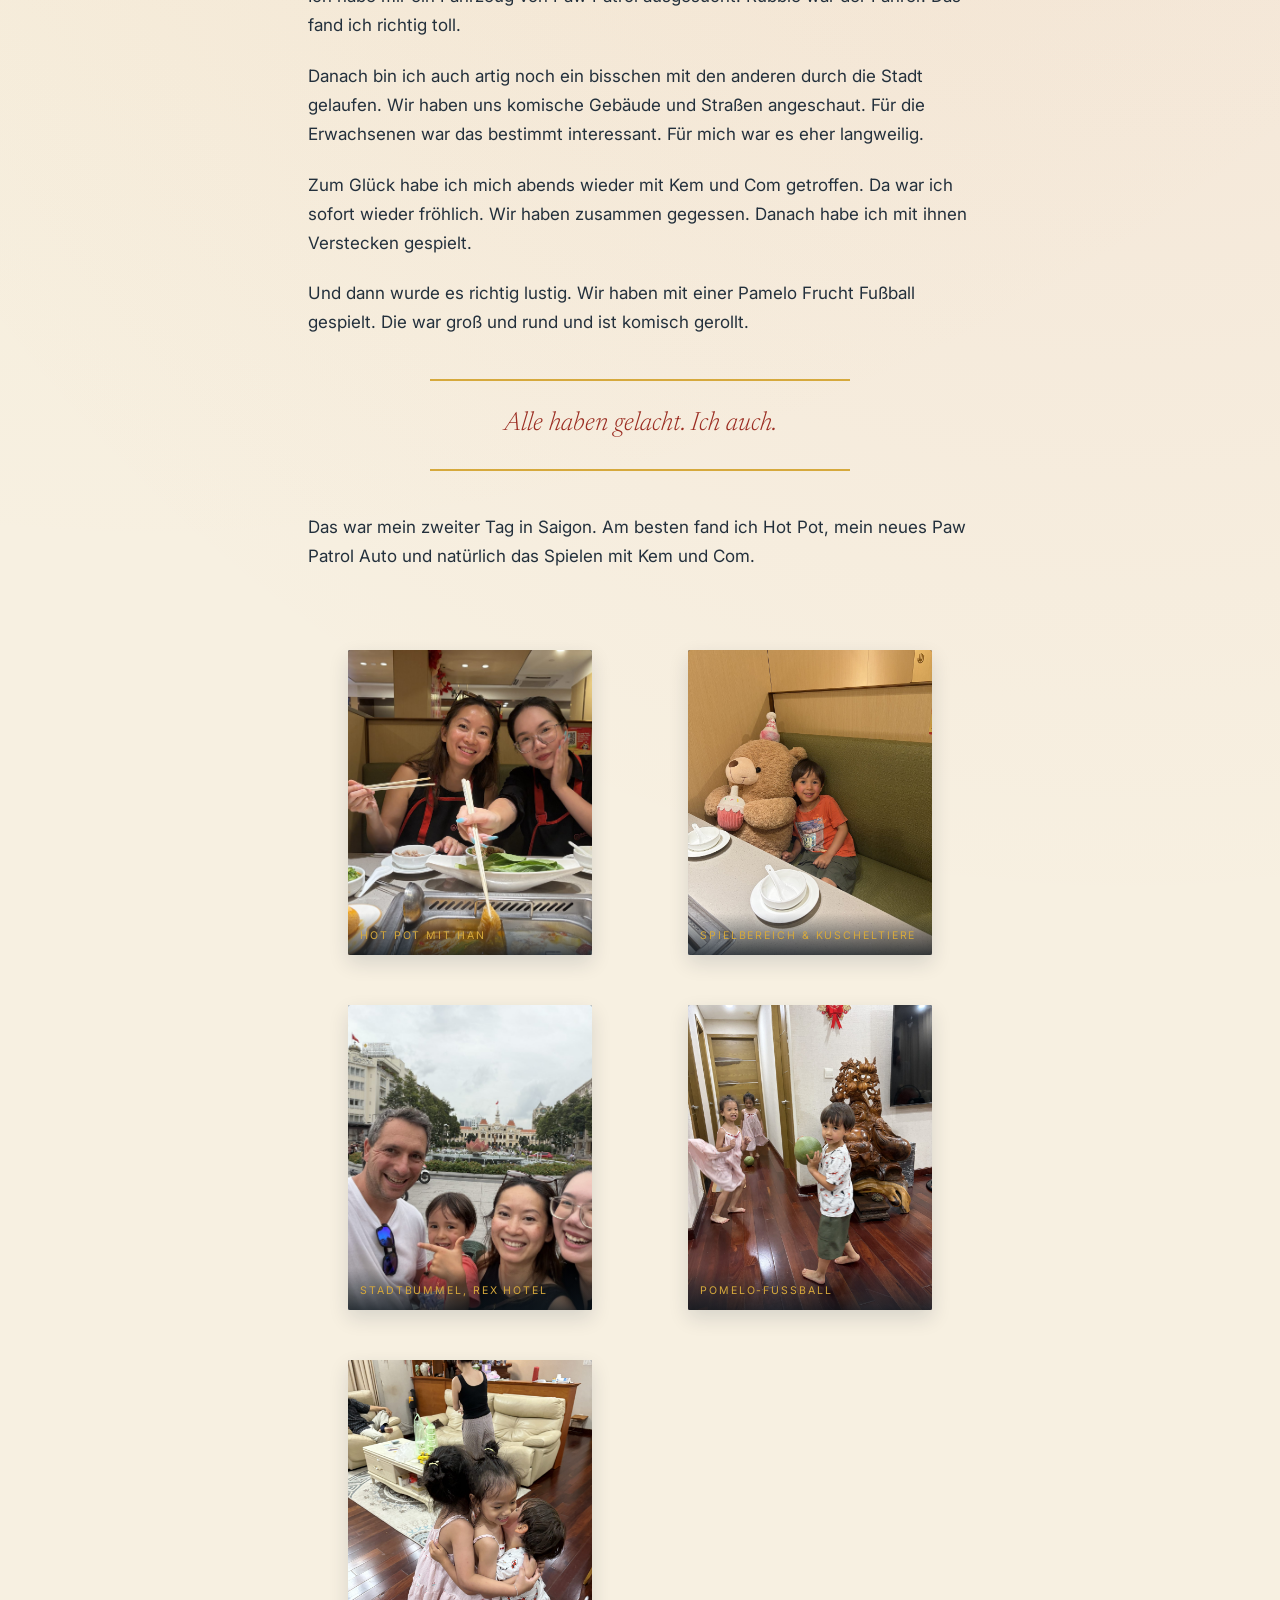
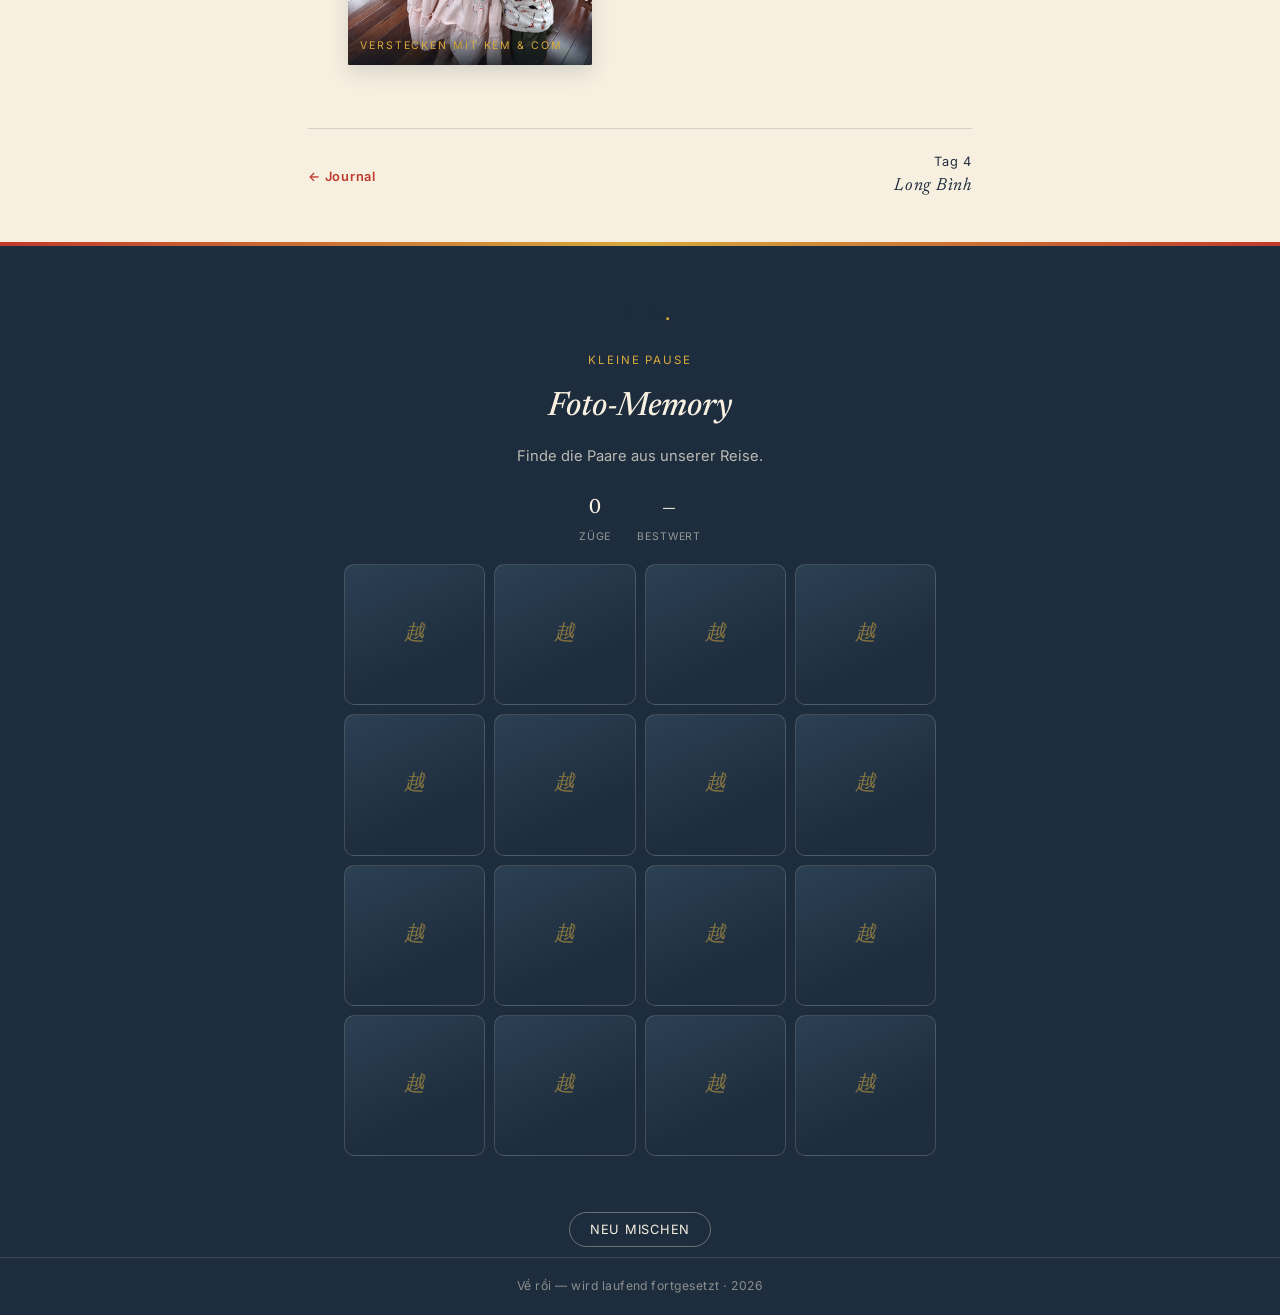
<file: day-03.html>
<!DOCTYPE html>
<html lang="de">
<head>
<meta charset="UTF-8">
<meta name="viewport" content="width=device-width, initial-scale=1.0">
<title>Tag 3 · Hot Pot & Pomelo-Fußball — Về rồi</title>
<meta name="description" content="Zweiter Tag in Saigon: Hot Pot im Kinderrestaurant, ein neues Paw-Patrol-Auto und Fußball mit einer Pomelo.">
<link rel="stylesheet" href="style.css">
</head>
<body>

<header class="site-header">
  <div class="header-inner">
    <a class="wordmark" href="index.html">Xin chào<span class="dot">!</span></a>
    <nav class="main-nav">
      <a href="index.html#journal">Journal</a>
      <a href="index.html#footer">Memory</a>
    </nav>
  </div>
</header>

<div class="wrap-narrow">
  <div class="post-hero">
    <p class="eyebrow">03 · Saigon</p>
    <h1>Hot Pot, Paw Patrol und Pomelo-Fußball</h1>
    <p class="place-date">Saigon · 3. Juli 2026</p>
  </div>
</div>

<div class="wrap">
  <figure class="lead-figure">
    <img src="tag03-hotpot-dampf.jpg" alt="Am dampfenden Hot-Pot-Tisch">
    <span class="figure-cap on-dark">FOTO — Hot Pot am Tisch</span>
  </figure>
  <p class="figure-cap wrap-narrow" style="padding-left:0;padding-right:0;">Ein großer Topf mit heißer Suppe — mittendrin.</p>
</div>

<div class="wrap-narrow">
  <article class="post-body">
    <p>Heute haben wir erst einmal lange geschlafen. Das war gut, weil ich von gestern noch ganz müde war. Vietnam ist nämlich sehr spannend, aber auch sehr anstrengend.</p>

    <p>Danach haben wir uns mit Han getroffen. Han ist Mamas Cousine. Wir sind zusammen in ein tolles Restaurant für Kinder gegangen. Dort gab es Hot Pot. Das ist ein großer Topf mit heißer Suppe auf dem Tisch.</p>

    <p>Ich durfte ganz viele leckere Sachen in die Suppe reinwerfen. Das hat Spaß gemacht. Danach konnte ich sie essen. Es gab auch einen Spielbereich und ganz viele Kuscheltiere. Das fand ich natürlich super.</p>

    <p>Danach sind wir zu einer riesigen Bank gefahren und haben Geld gewechselt. In der Bank musste ich ganz leise sein. Das war ein bisschen schwer, weil ich lieber Quatsch mache. Aber ich habe mich bemüht.</p>

    <p>Überall fahren wir übrigens mit dem Taxi hin. Das geht schneller. Es ist nicht so warm. Und es kostet im Vergleich zu Deutschland fast gar nichts. Außerdem bin ich ein bisschen lauffaul.</p>

    <p>Später waren wir in einer großen Mall. Dort durfte ich mir ein Spielzeug aussuchen. Ich habe mir ein Fahrzeug von Paw Patrol ausgesucht. Rubble war der Fahrer. Das fand ich richtig toll.</p>

    <p>Danach bin ich auch artig noch ein bisschen mit den anderen durch die Stadt gelaufen. Wir haben uns komische Gebäude und Straßen angeschaut. Für die Erwachsenen war das bestimmt interessant. Für mich war es eher langweilig.</p>

    <p>Zum Glück habe ich mich abends wieder mit Kem und Com getroffen. Da war ich sofort wieder fröhlich. Wir haben zusammen gegessen. Danach habe ich mit ihnen Verstecken gespielt.</p>

    <p>Und dann wurde es richtig lustig. Wir haben mit einer Pamelo Frucht Fußball gespielt. Die war groß und rund und ist komisch gerollt.</p>

    <blockquote class="pull">Alle haben gelacht. Ich auch.</blockquote>

    <p>Das war mein zweiter Tag in Saigon. Am besten fand ich Hot Pot, mein neues Paw Patrol Auto und natürlich das Spielen mit Kem und Com.</p>
  </article>

  <div class="gallery">
    <figure class="g-figure"><img src="tag03-hotpot-han.jpg" alt="Hot Pot mit Han"><span>Hot Pot mit Han</span></figure>
    <figure class="g-figure"><img src="tag03-teddy-restaurant.jpg" alt="Riesiger Teddy im Restaurant"><span>Spielbereich & Kuscheltiere</span></figure>
    <figure class="g-figure"><img src="tag03-rex-hotel-saigon.jpg" alt="Stadtbummel am Rex Hotel Saigon"><span>Stadtbummel, Rex Hotel</span></figure>
    <figure class="g-figure"><img src="tag03-pomelo-fussball.jpg" alt="Pomelo-Fußball mit Com und Kem"><span>Pomelo-Fußball</span></figure>
    <figure class="g-figure"><img src="tag03-umarmung-com-kem.jpg" alt="Umarmung mit Com und Kem"><span>Verstecken mit Kem & Com</span></figure>
  </div>

  <nav class="day-nav">
    <a class="to-index" href="index.html">&larr; Journal</a>
    <a class="nxt" href="day-04.html">Tag 4 <span class="place">Long Bình</span></a>
  </nav>
</div>

<footer class="site-footer" id="footer">
  <div class="footer-memory">
    <a class="wordmark" href="index.html" style="display:inline-block;margin-bottom:16px;">Về rồi<span style="color:var(--gold)">.</span></a>
    <p class="fm-eyebrow">Kleine Pause</p>
    <h2>Foto-Memory</h2>
    <p class="fm-sub">Finde die Paare aus unserer Reise.</p>
    <div class="fm-stats">
      <div><span id="fm-moves">0</span><small>Züge</small></div>
      <div><span id="fm-best">—</span><small>Bestwert</small></div>
    </div>
    <div class="fm-board" id="fm-board"></div>
    <p class="fm-win" id="fm-win"></p>
    <button class="fm-restart" id="fm-restart" type="button">Neu mischen</button>
  </div>
  <div class="footer-bottom">Về rồi — wird laufend fortgesetzt · 2026</div>
</footer>

<script src="main.js"></script>
<script src="memory.js"></script>
</body>
</html>
</file>
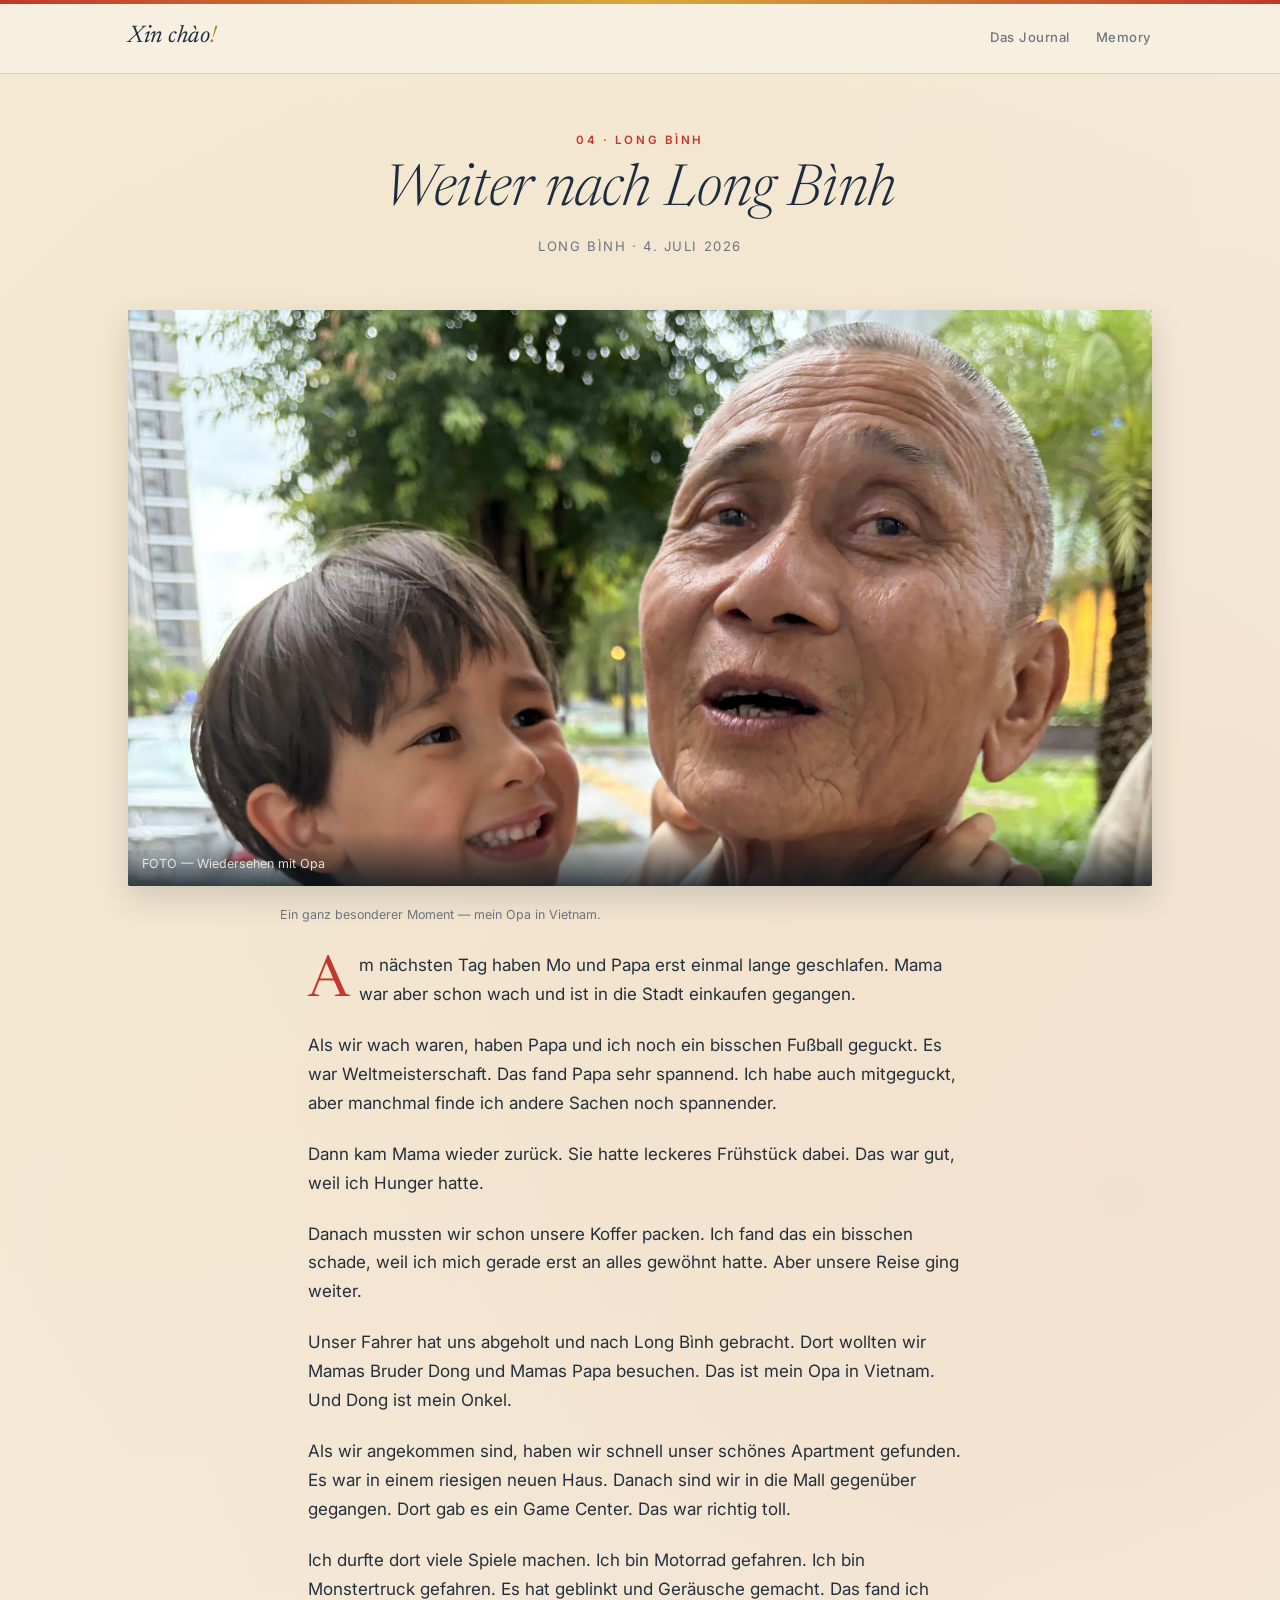
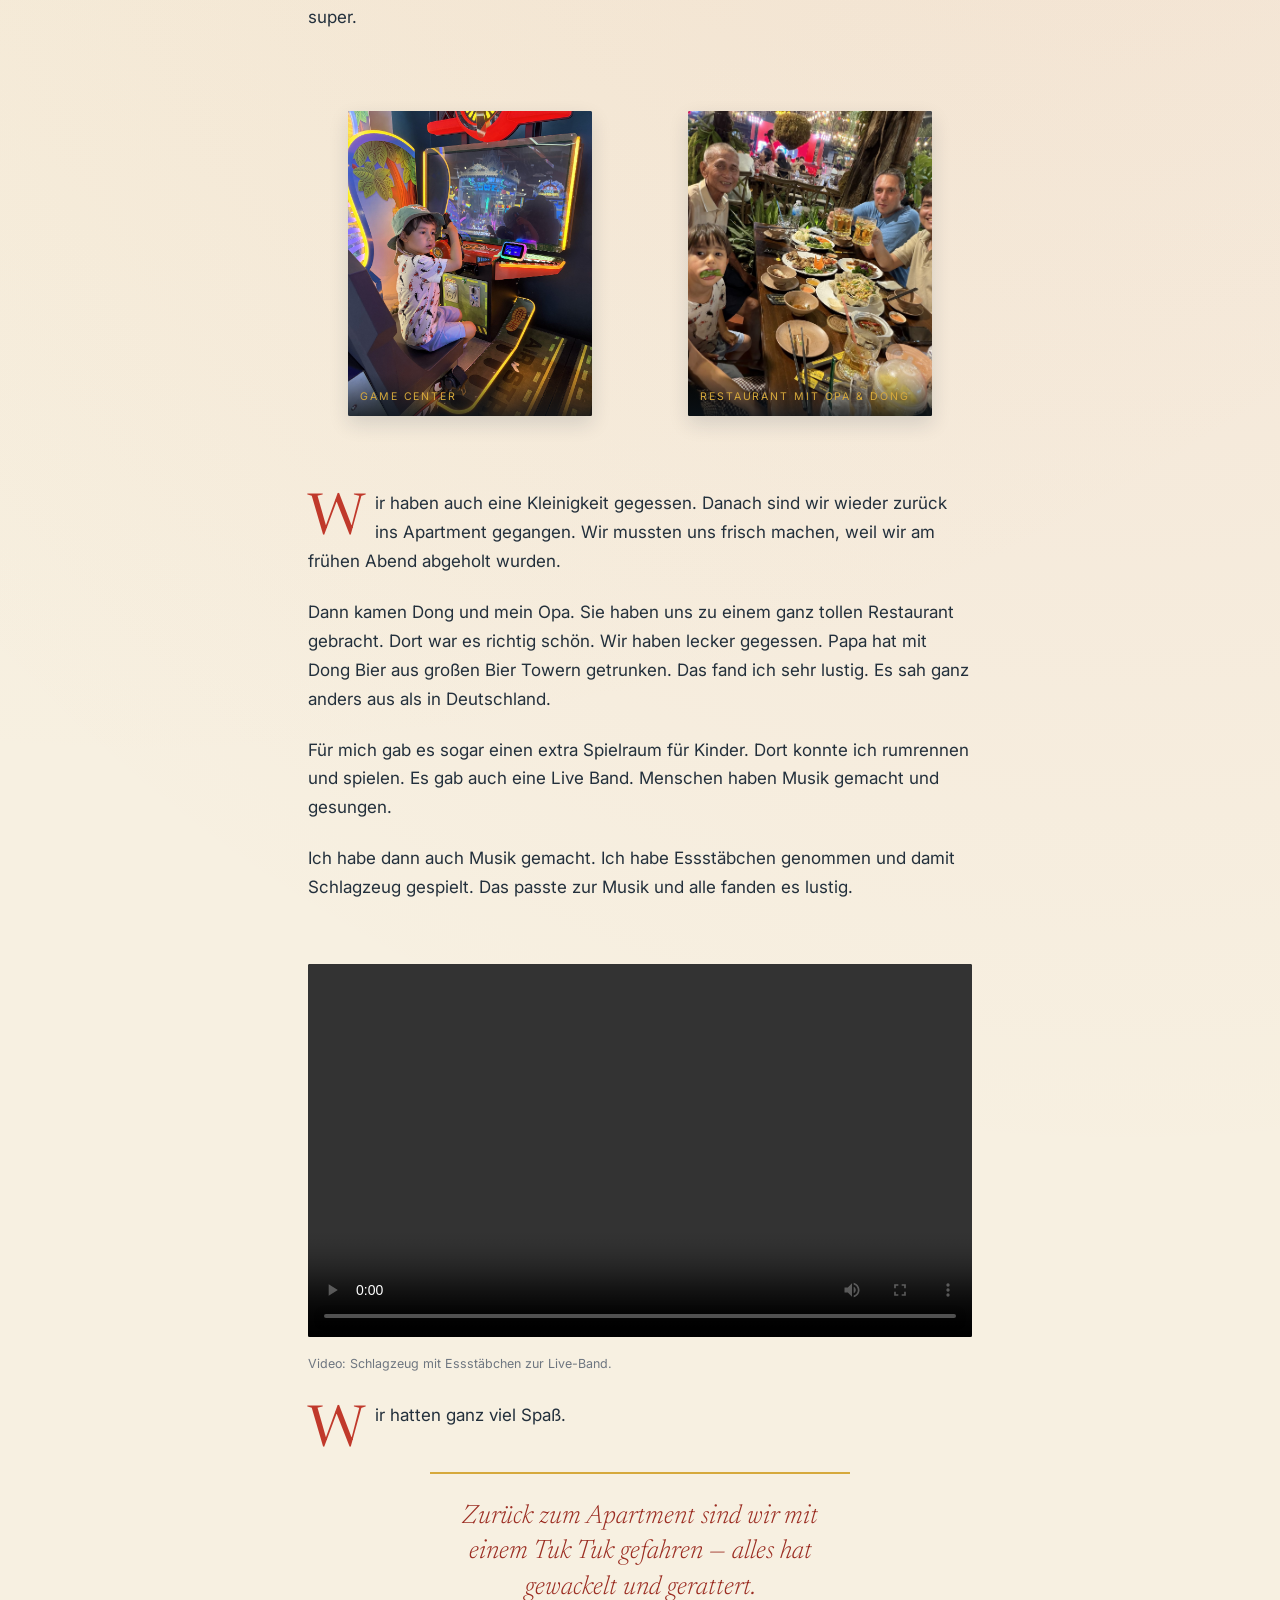
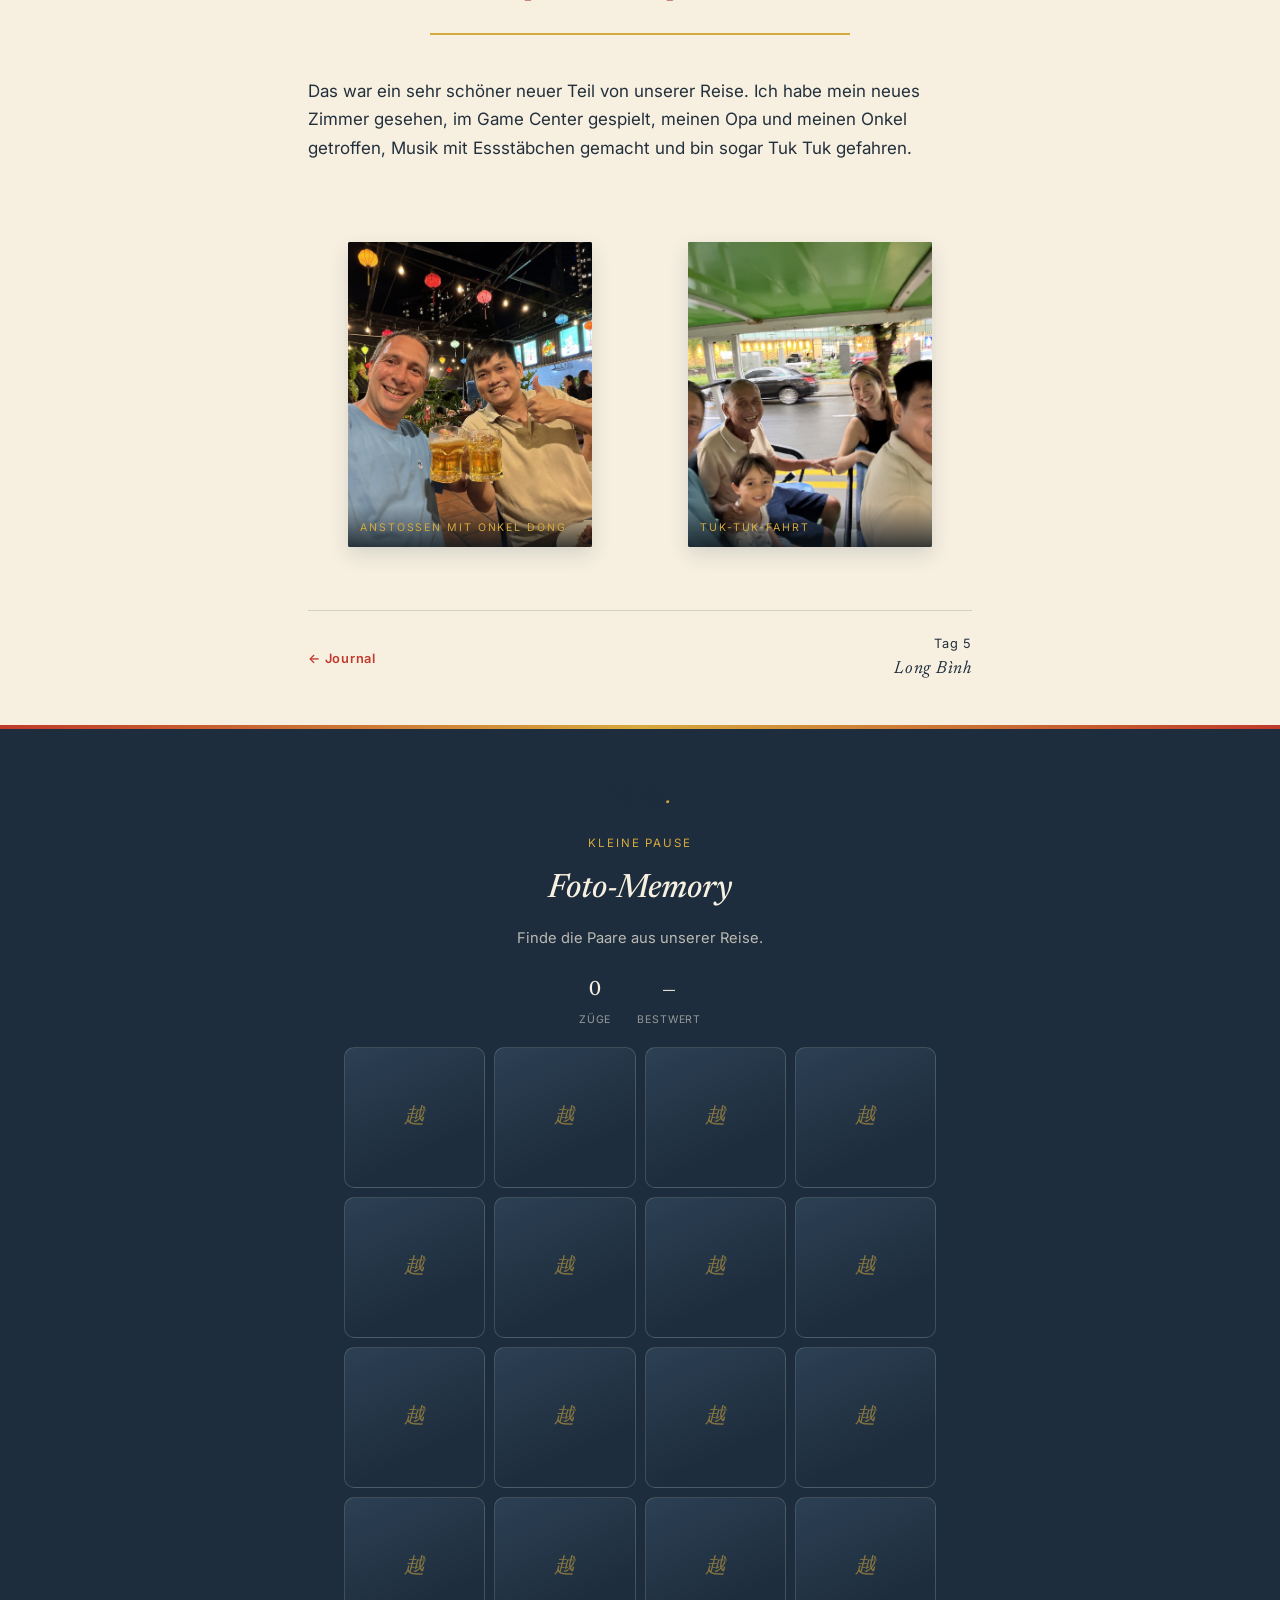
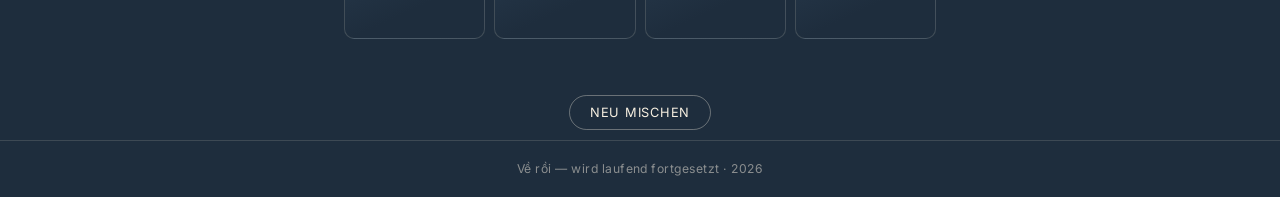
<file: day-04.html>
<!DOCTYPE html>
<html lang="de">
<head>
<meta charset="UTF-8">
<meta name="viewport" content="width=device-width, initial-scale=1.0">
<title>Tag 4 · Weiter nach Long Bình — Về rồi</title>
<meta name="description" content="Umzug nach Long Bình: Wiedersehen mit Opa und Onkel Dong, Game Center, Restaurant mit Live-Band und die erste Tuk-Tuk-Fahrt.">
<link rel="stylesheet" href="style.css">
</head>
<body>

<header class="site-header">
  <div class="header-inner">
    <a class="wordmark" href="index.html">Xin chào<span class="dot">!</span></a>
    <nav class="main-nav">
      <a href="index.html#journal">Das Journal</a>
      <a href="index.html#footer">Memory</a>
    </nav>
  </div>
</header>

<div class="wrap-narrow">
  <div class="post-hero">
    <p class="eyebrow">04 · Long Bình</p>
    <h1>Weiter nach Long Bình</h1>
    <p class="place-date">Long Bình · 4. Juli 2026</p>
  </div>
</div>

<div class="wrap">
  <figure class="lead-figure">
    <img src="tag04-umarmung-opa.jpg" alt="Umarmung mit Opa in Long Bình" style="object-position: 50% 12%;">
    <span class="figure-cap on-dark">FOTO — Wiedersehen mit Opa</span>
  </figure>
  <p class="figure-cap wrap-narrow" style="padding-left:0;padding-right:0;">Ein ganz besonderer Moment — mein Opa in Vietnam.</p>
</div>

<div class="wrap-narrow">
  <article class="post-body">
    <p>Am nächsten Tag haben Mo und Papa erst einmal lange geschlafen. Mama war aber schon wach und ist in die Stadt einkaufen gegangen.</p>

    <p>Als wir wach waren, haben Papa und ich noch ein bisschen Fußball geguckt. Es war Weltmeisterschaft. Das fand Papa sehr spannend. Ich habe auch mitgeguckt, aber manchmal finde ich andere Sachen noch spannender.</p>

    <p>Dann kam Mama wieder zurück. Sie hatte leckeres Frühstück dabei. Das war gut, weil ich Hunger hatte.</p>

    <p>Danach mussten wir schon unsere Koffer packen. Ich fand das ein bisschen schade, weil ich mich gerade erst an alles gewöhnt hatte. Aber unsere Reise ging weiter.</p>

    <p>Unser Fahrer hat uns abgeholt und nach Long Bình gebracht. Dort wollten wir Mamas Bruder Dong und Mamas Papa besuchen. Das ist mein Opa in Vietnam. Und Dong ist mein Onkel.</p>

    <p>Als wir angekommen sind, haben wir schnell unser schönes Apartment gefunden. Es war in einem riesigen neuen Haus. Danach sind wir in die Mall gegenüber gegangen. Dort gab es ein Game Center. Das war richtig toll.</p>

    <p>Ich durfte dort viele Spiele machen. Ich bin Motorrad gefahren. Ich bin Monstertruck gefahren. Es hat geblinkt und Geräusche gemacht. Das fand ich super.</p>
  </article>

  <div class="gallery">
    <figure class="g-figure"><img src="tag04-gamecenter.jpg" alt="Im Game Center in der Mall"><span>Game Center</span></figure>
    <figure class="g-figure"><img src="tag04-restaurant-abend.jpg" alt="Abendessen mit der Familie im Restaurant"><span>Restaurant mit Opa & Dong</span></figure>
  </div>

  <article class="post-body">
    <p>Wir haben auch eine Kleinigkeit gegessen. Danach sind wir wieder zurück ins Apartment gegangen. Wir mussten uns frisch machen, weil wir am frühen Abend abgeholt wurden.</p>

    <p>Dann kamen Dong und mein Opa. Sie haben uns zu einem ganz tollen Restaurant gebracht. Dort war es richtig schön. Wir haben lecker gegessen. Papa hat mit Dong Bier aus großen Bier Towern getrunken. Das fand ich sehr lustig. Es sah ganz anders aus als in Deutschland.</p>

    <p>Für mich gab es sogar einen extra Spielraum für Kinder. Dort konnte ich rumrennen und spielen. Es gab auch eine Live Band. Menschen haben Musik gemacht und gesungen.</p>

    <p>Ich habe dann auch Musik gemacht. Ich habe Essstäbchen genommen und damit Schlagzeug gespielt. Das passte zur Musik und alle fanden es lustig.</p>
  </article>

  <div class="video-frame">
    <video controls poster="">
      <source src="tag04-schlagzeug-staebchen.mp4" type="video/mp4">
      Dein Browser unterstützt das Video-Tag nicht.
    </video>
  </div>
  <p class="figure-cap wrap-narrow" style="padding-left:0;padding-right:0;">Video: Schlagzeug mit Essstäbchen zur Live-Band.</p>

  <article class="post-body">
    <p>Wir hatten ganz viel Spaß.</p>

    <blockquote class="pull">Zurück zum Apartment sind wir mit einem Tuk Tuk gefahren — alles hat gewackelt und gerattert.</blockquote>

    <p>Das war ein sehr schöner neuer Teil von unserer Reise. Ich habe mein neues Zimmer gesehen, im Game Center gespielt, meinen Opa und meinen Onkel getroffen, Musik mit Essstäbchen gemacht und bin sogar Tuk Tuk gefahren.</p>
  </article>

  <div class="gallery">
    <figure class="g-figure"><img src="tag04-bier-toast-dong.jpg" alt="Papa und Onkel Dong stoßen an"><span>Anstoßen mit Onkel Dong</span></figure>
    <figure class="g-figure"><img src="tag04-tuktuk-fahrt.jpg" alt="Tuk-Tuk-Fahrt mit der ganzen Familie"><span>Tuk-Tuk-Fahrt</span></figure>
  </div>

  <nav class="day-nav">
    <a class="to-index" href="index.html">&larr; Journal</a>
    <a class="nxt" href="day-05.html">Tag 5 <span class="place">Long Bình</span></a>
  </nav>
</div>

<footer class="site-footer" id="footer">
  <div class="footer-memory">
    <a class="wordmark" href="index.html" style="display:inline-block;margin-bottom:16px;">Về rồi<span style="color:var(--gold)">.</span></a>
    <p class="fm-eyebrow">Kleine Pause</p>
    <h2>Foto-Memory</h2>
    <p class="fm-sub">Finde die Paare aus unserer Reise.</p>
    <div class="fm-stats">
      <div><span id="fm-moves">0</span><small>Züge</small></div>
      <div><span id="fm-best">—</span><small>Bestwert</small></div>
    </div>
    <div class="fm-board" id="fm-board"></div>
    <p class="fm-win" id="fm-win"></p>
    <button class="fm-restart" id="fm-restart" type="button">Neu mischen</button>
  </div>
  <div class="footer-bottom">Về rồi — wird laufend fortgesetzt · 2026</div>
</footer>

<script src="main.js"></script>
<script src="memory.js"></script>
</body>
</html>
</file>
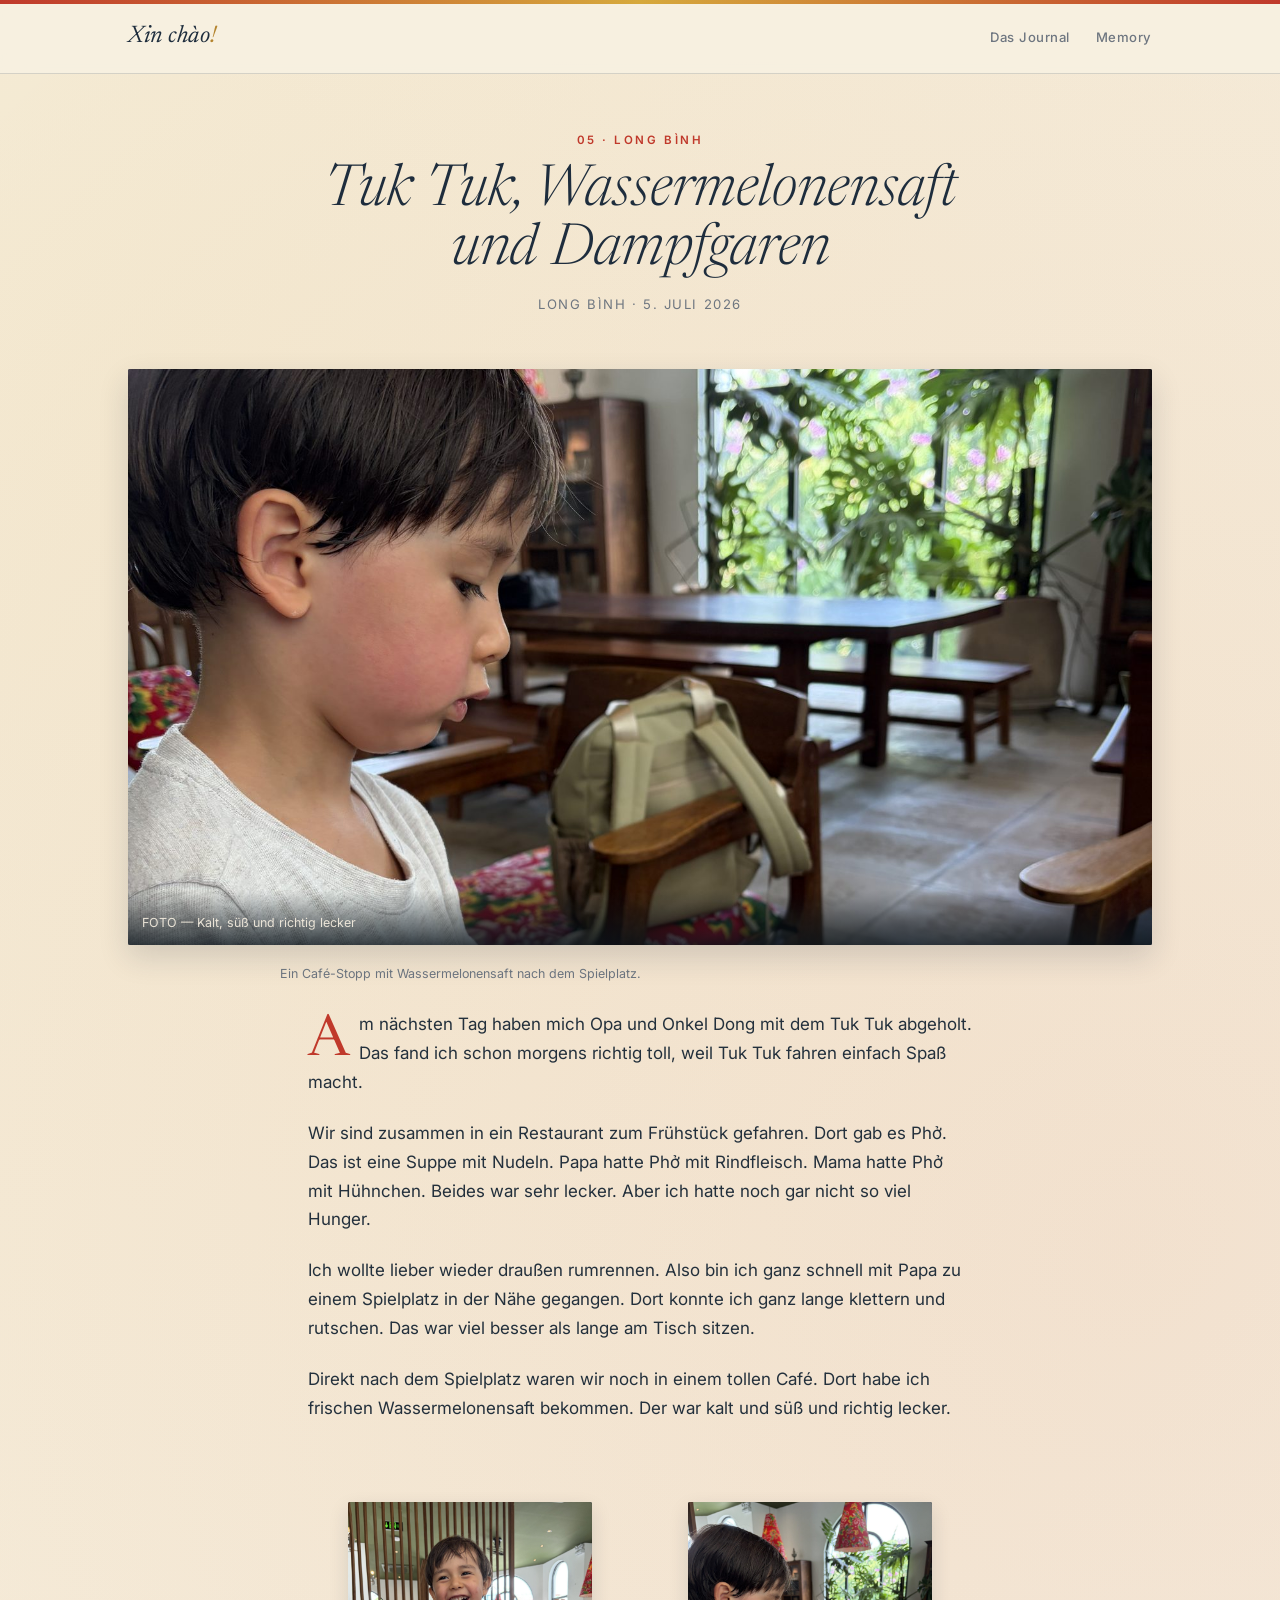
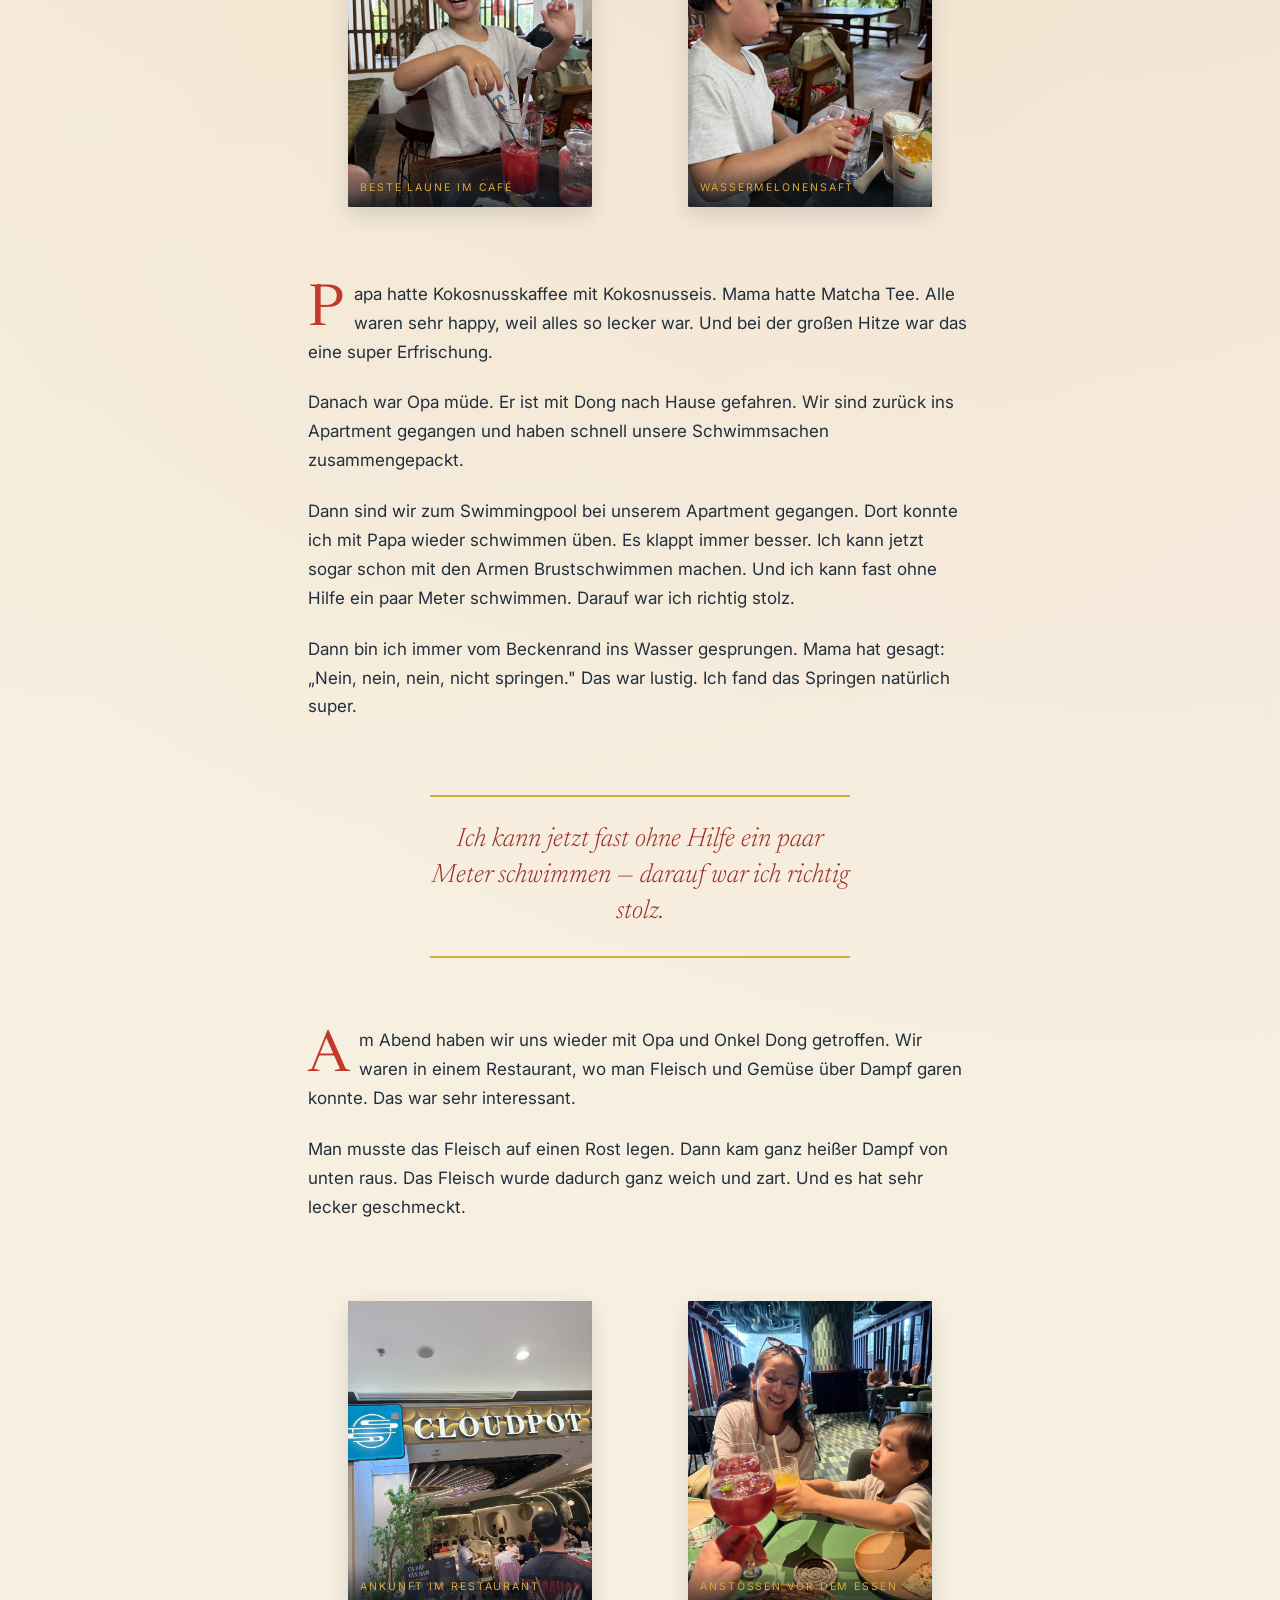
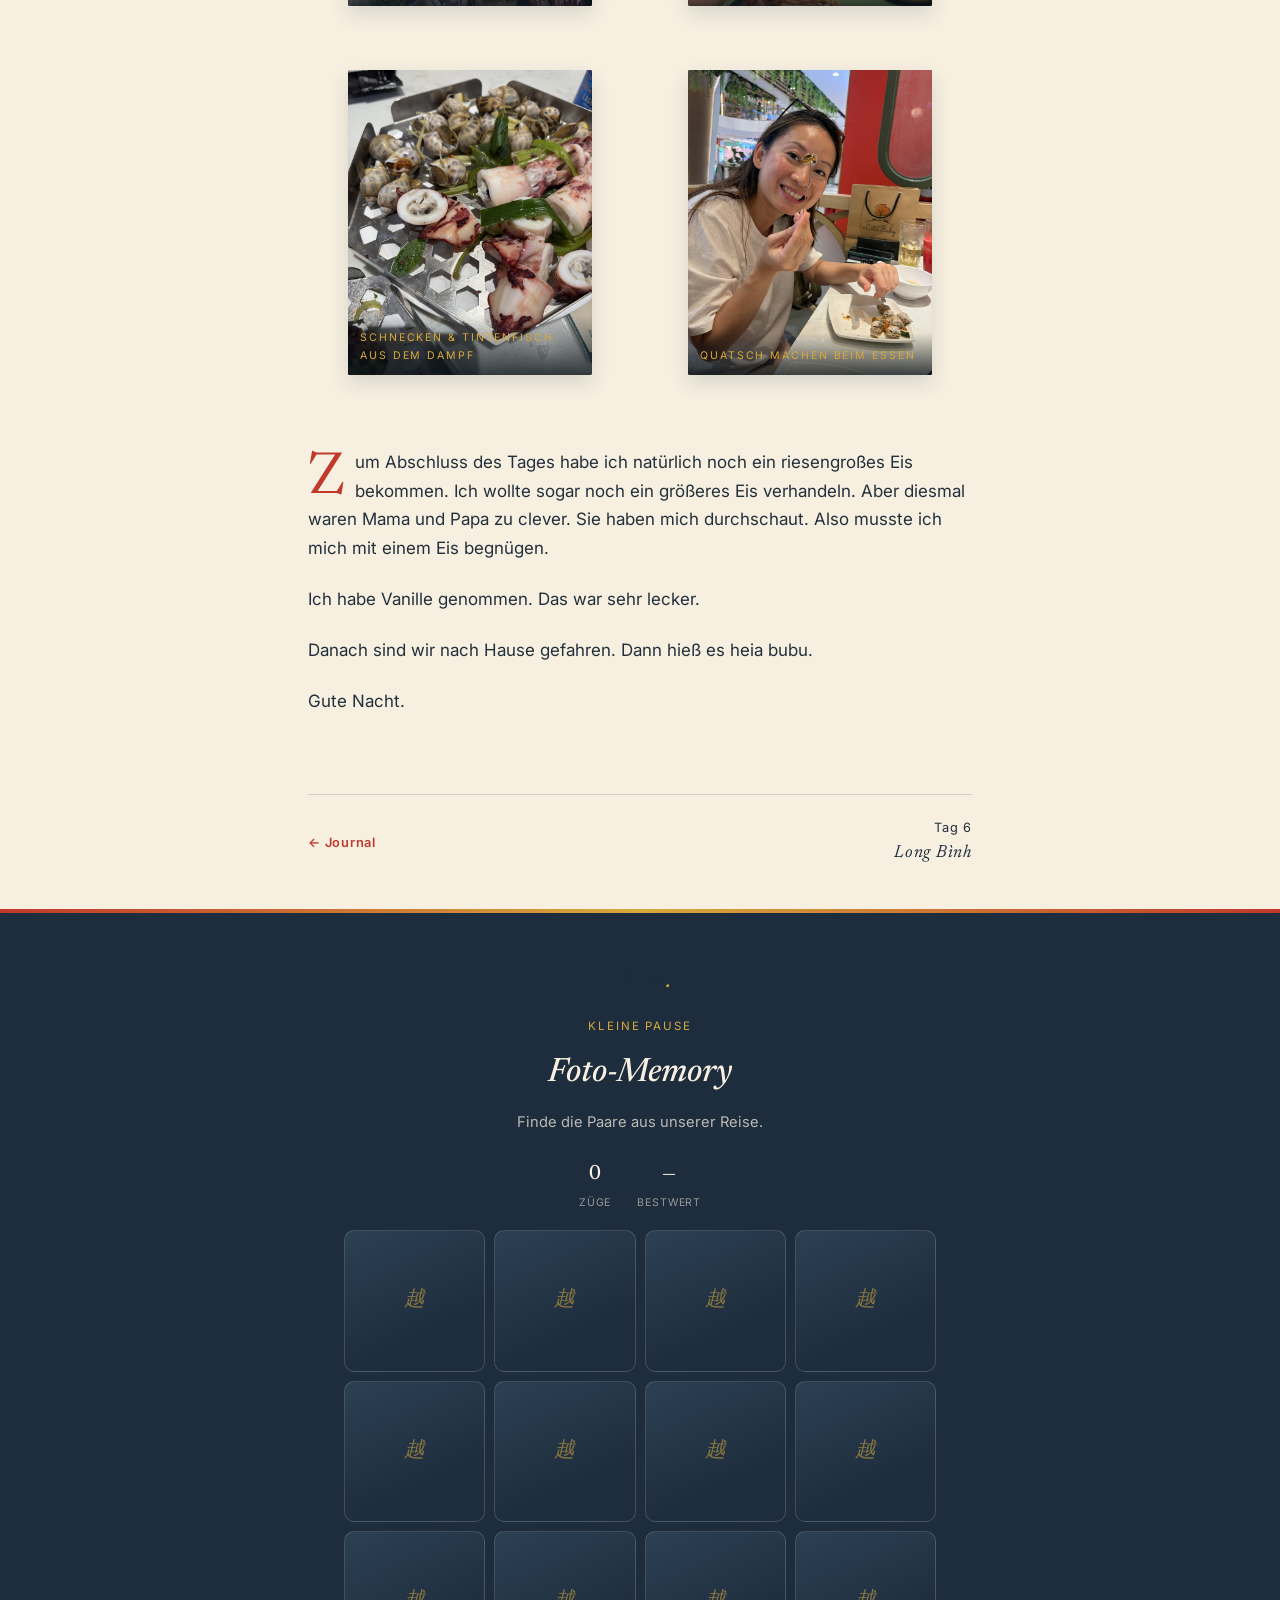
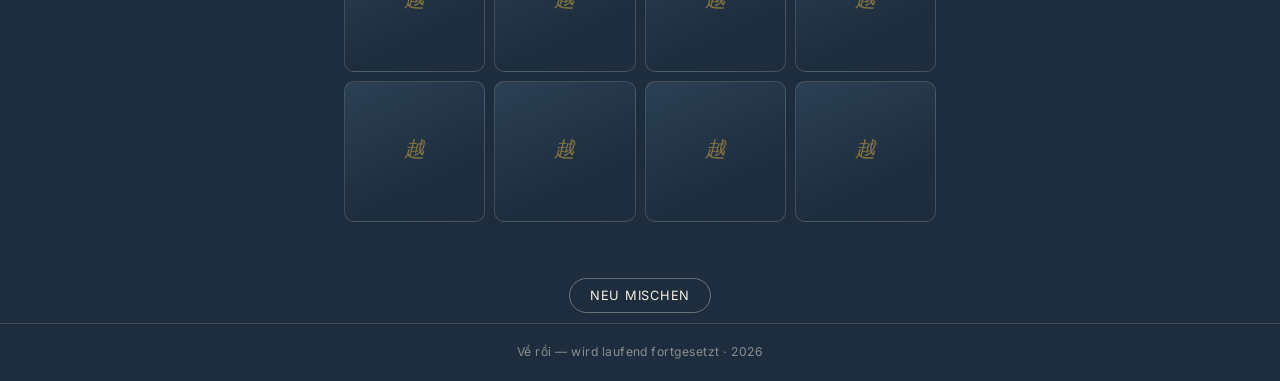
<file: day-05.html>
<!DOCTYPE html>
<html lang="de">
<head>
<meta charset="UTF-8">
<meta name="viewport" content="width=device-width, initial-scale=1.0">
<title>Tag 5 · Tuk Tuk, Wassermelonensaft und Dampfgaren — Về rồi</title>
<meta name="description" content="Frühstück mit Phở, Spielplatz, frischer Wassermelonensaft im Café, Schwimmen üben im Pool und abends Fleisch und Gemüse im Dampf garen mit Opa und Onkel Dong.">
<link rel="stylesheet" href="style.css">
</head>
<body>

<header class="site-header">
  <div class="header-inner">
    <a class="wordmark" href="index.html">Xin chào<span class="dot">!</span></a>
    <nav class="main-nav">
      <a href="index.html#journal">Das Journal</a>
      <a href="index.html#footer">Memory</a>
    </nav>
  </div>
</header>

<div class="wrap-narrow">
  <div class="post-hero">
    <p class="eyebrow">05 · Long Bình</p>
    <h1>Tuk Tuk, Wassermelonensaft und Dampfgaren</h1>
    <p class="place-date">Long Bình · 5. Juli 2026</p>
  </div>
</div>

<div class="wrap">
  <figure class="lead-figure">
    <img src="tag05-wassermelonensaft.jpg" alt="Frischer Wassermelonensaft im Café" style="object-position: 50% 30%;">
    <span class="figure-cap on-dark">FOTO — Kalt, süß und richtig lecker</span>
  </figure>
  <p class="figure-cap wrap-narrow" style="padding-left:0;padding-right:0;">Ein Café-Stopp mit Wassermelonensaft nach dem Spielplatz.</p>
</div>

<div class="wrap-narrow">
  <article class="post-body">
    <p>Am nächsten Tag haben mich Opa und Onkel Dong mit dem Tuk Tuk abgeholt. Das fand ich schon morgens richtig toll, weil Tuk Tuk fahren einfach Spaß macht.</p>

    <p>Wir sind zusammen in ein Restaurant zum Frühstück gefahren. Dort gab es Phở. Das ist eine Suppe mit Nudeln. Papa hatte Phở mit Rindfleisch. Mama hatte Phở mit Hühnchen. Beides war sehr lecker. Aber ich hatte noch gar nicht so viel Hunger.</p>

    <p>Ich wollte lieber wieder draußen rumrennen. Also bin ich ganz schnell mit Papa zu einem Spielplatz in der Nähe gegangen. Dort konnte ich ganz lange klettern und rutschen. Das war viel besser als lange am Tisch sitzen.</p>

    <p>Direkt nach dem Spielplatz waren wir noch in einem tollen Café. Dort habe ich frischen Wassermelonensaft bekommen. Der war kalt und süß und richtig lecker.</p>
  </article>

  <div class="gallery">
    <figure class="g-figure"><img src="tag05-cafe-lachen.jpg" alt="Fröhlich im Café mit dem Getränk"><span>Beste Laune im Café</span></figure>
    <figure class="g-figure"><img src="tag05-wassermelonensaft.jpg" alt="Wassermelonensaft mit Eis" style="object-position: 50% 25%;"><span>Wassermelonensaft</span></figure>
  </div>

  <article class="post-body">
    <p>Papa hatte Kokosnusskaffee mit Kokosnusseis. Mama hatte Matcha Tee. Alle waren sehr happy, weil alles so lecker war. Und bei der großen Hitze war das eine super Erfrischung.</p>

    <p>Danach war Opa müde. Er ist mit Dong nach Hause gefahren. Wir sind zurück ins Apartment gegangen und haben schnell unsere Schwimmsachen zusammengepackt.</p>

    <p>Dann sind wir zum Swimmingpool bei unserem Apartment gegangen. Dort konnte ich mit Papa wieder schwimmen üben. Es klappt immer besser. Ich kann jetzt sogar schon mit den Armen Brustschwimmen machen. Und ich kann fast ohne Hilfe ein paar Meter schwimmen. Darauf war ich richtig stolz.</p>

    <p>Dann bin ich immer vom Beckenrand ins Wasser gesprungen. Mama hat gesagt: „Nein, nein, nein, nicht springen." Das war lustig. Ich fand das Springen natürlich super.</p>
  </article>

  <blockquote class="pull">Ich kann jetzt fast ohne Hilfe ein paar Meter schwimmen — darauf war ich richtig stolz.</blockquote>

  <article class="post-body">
    <p>Am Abend haben wir uns wieder mit Opa und Onkel Dong getroffen. Wir waren in einem Restaurant, wo man Fleisch und Gemüse über Dampf garen konnte. Das war sehr interessant.</p>

    <p>Man musste das Fleisch auf einen Rost legen. Dann kam ganz heißer Dampf von unten raus. Das Fleisch wurde dadurch ganz weich und zart. Und es hat sehr lecker geschmeckt.</p>
  </article>

  <div class="gallery">
    <figure class="g-figure"><img src="tag05-cloudpot-eingang.jpg" alt="Eingang des Dampfgar-Restaurants CloudPot" style="object-position: 50% 40%;"><span>Ankunft im Restaurant</span></figure>
    <figure class="g-figure"><img src="tag05-restaurant-anstossen.jpg" alt="Anstoßen mit Mama und den Getränken" style="object-position: 50% 20%;"><span>Anstoßen vor dem Essen</span></figure>
  </div>

  <div class="gallery">
    <figure class="g-figure"><img src="tag05-dampfgaren-teller.jpg" alt="Schnecken und Tintenfisch aus dem Dampfgarer" style="object-position: 50% 35%;"><span>Schnecken & Tintenfisch aus dem Dampf</span></figure>
    <figure class="g-figure"><img src="tag05-schnecke-nase.jpg" alt="Mama isst spaßeshalber eine Schnecke von der Nase" style="object-position: 50% 20%;"><span>Quatsch machen beim Essen</span></figure>
  </div>

  <article class="post-body">
    <p>Zum Abschluss des Tages habe ich natürlich noch ein riesengroßes Eis bekommen. Ich wollte sogar noch ein größeres Eis verhandeln. Aber diesmal waren Mama und Papa zu clever. Sie haben mich durchschaut. Also musste ich mich mit einem Eis begnügen.</p>

    <p>Ich habe Vanille genommen. Das war sehr lecker.</p>

    <p>Danach sind wir nach Hause gefahren. Dann hieß es heia bubu.</p>

    <p>Gute Nacht.</p>
  </article>

  <nav class="day-nav">
    <a class="to-index" href="index.html">&larr; Journal</a>
    <a class="nxt" href="#">Tag 6 <span class="place">Long Bình</span></a>
  </nav>
</div>

<footer class="site-footer" id="footer">
  <div class="footer-memory">
    <a class="wordmark" href="index.html" style="display:inline-block;margin-bottom:16px;">Về rồi<span style="color:var(--gold)">.</span></a>
    <p class="fm-eyebrow">Kleine Pause</p>
    <h2>Foto-Memory</h2>
    <p class="fm-sub">Finde die Paare aus unserer Reise.</p>
    <div class="fm-stats">
      <div><span id="fm-moves">0</span><small>Züge</small></div>
      <div><span id="fm-best">—</span><small>Bestwert</small></div>
    </div>
    <div class="fm-board" id="fm-board"></div>
    <p class="fm-win" id="fm-win"></p>
    <button class="fm-restart" id="fm-restart" type="button">Neu mischen</button>
  </div>
  <div class="footer-bottom">Về rồi — wird laufend fortgesetzt · 2026</div>
</footer>

<script src="main.js"></script>
<script src="memory.js"></script>
</body>
</html>
</file>
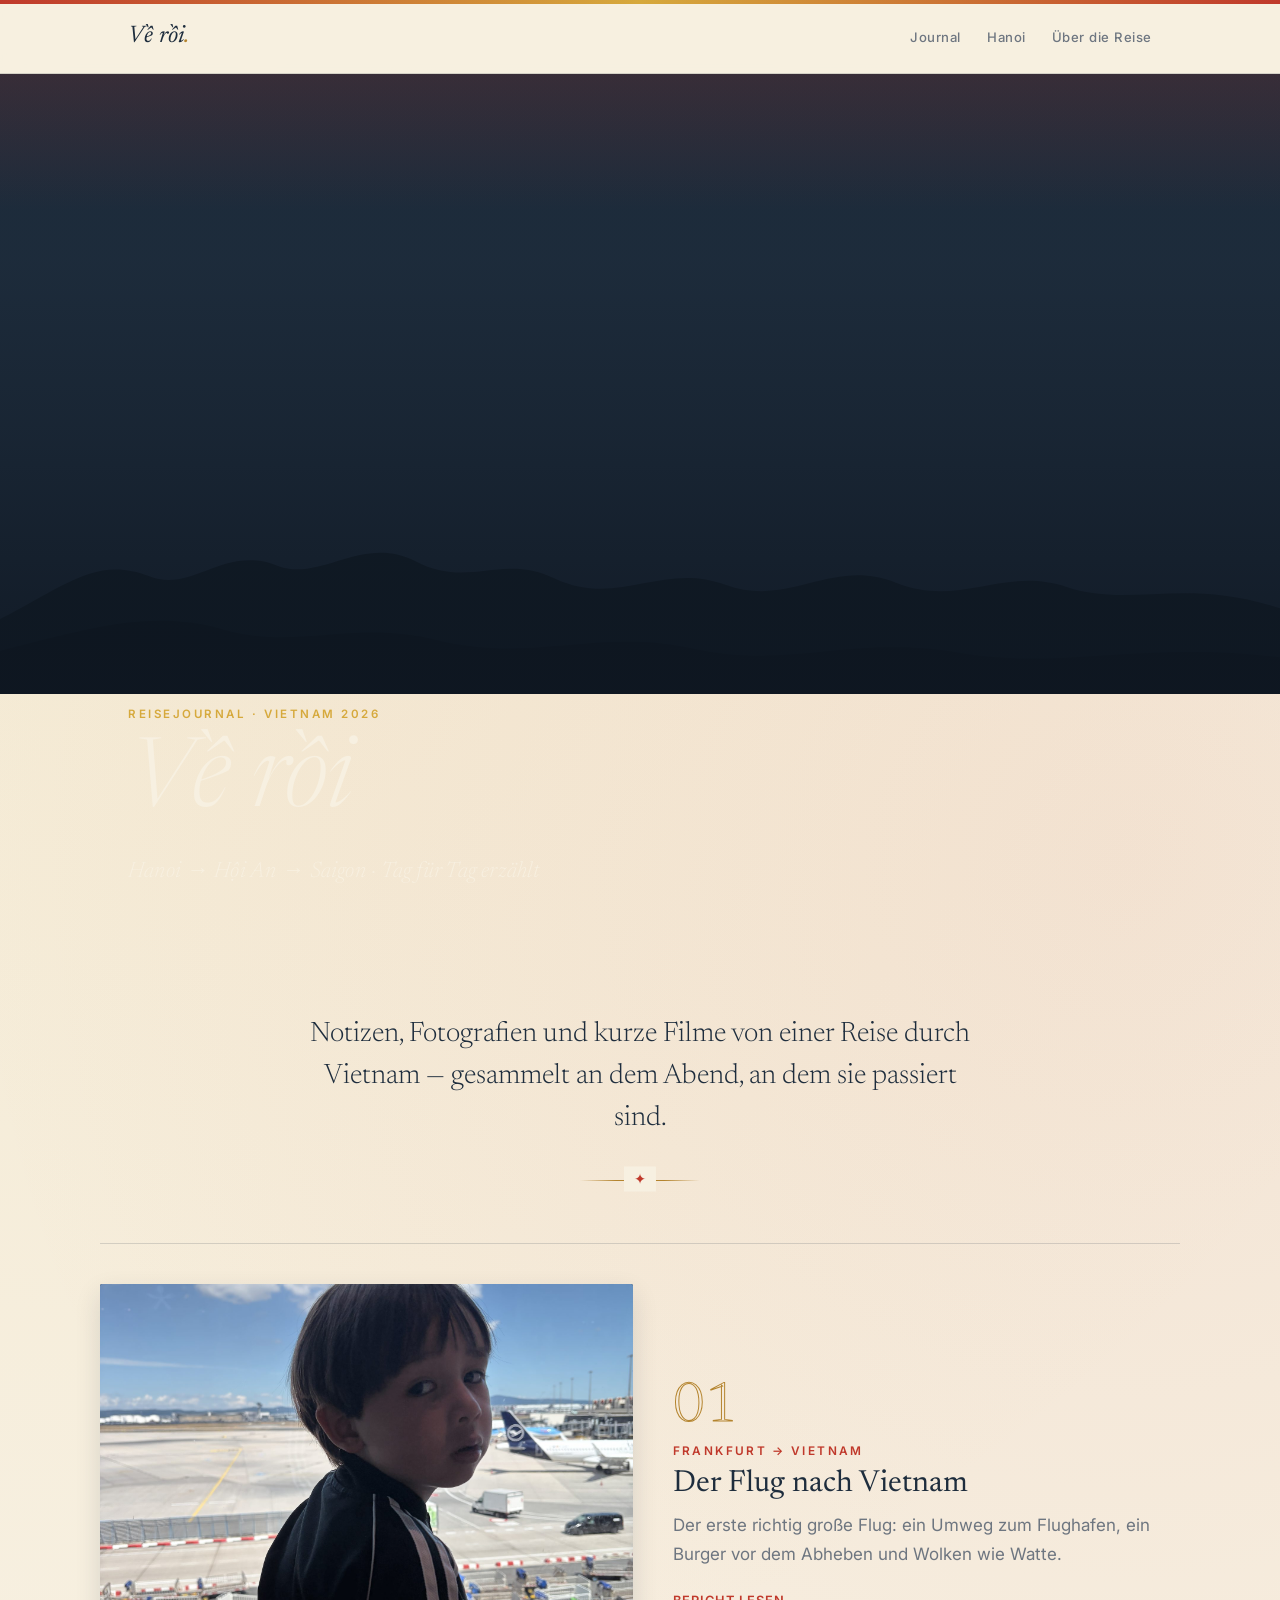
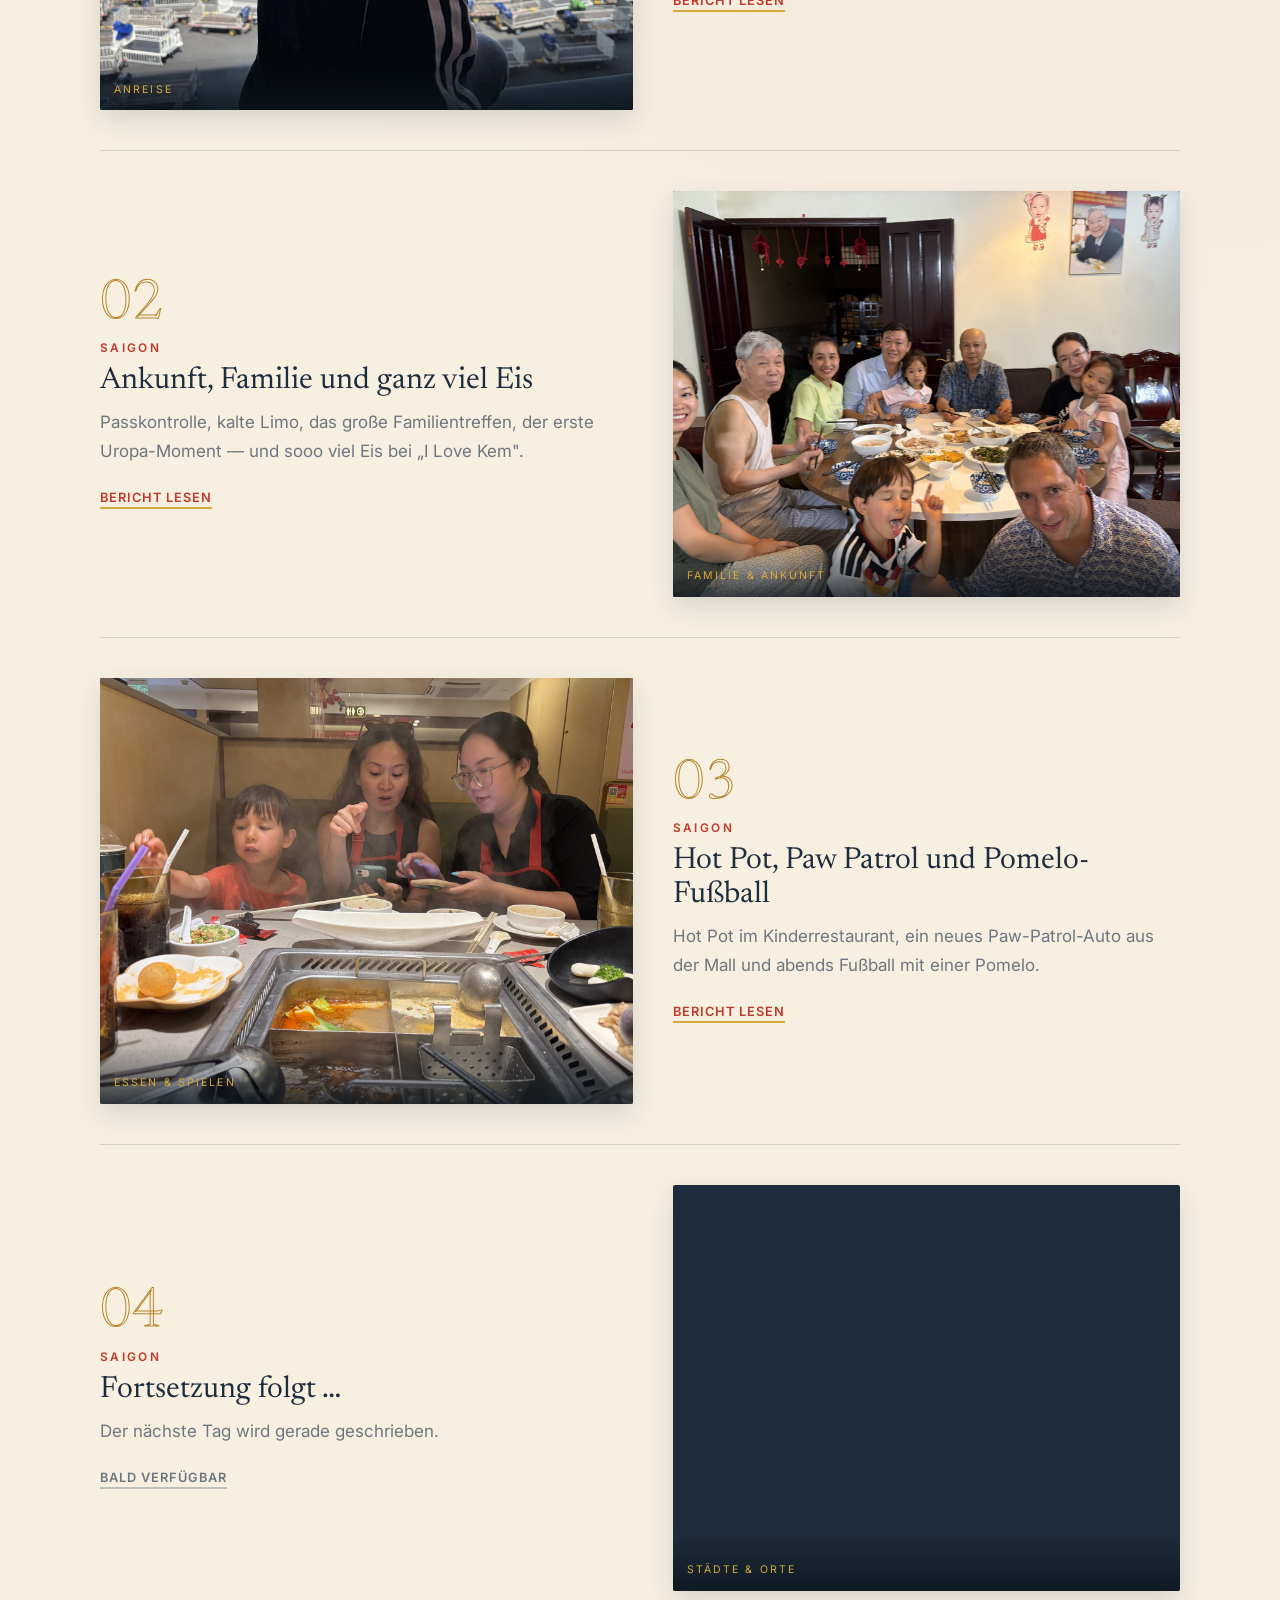
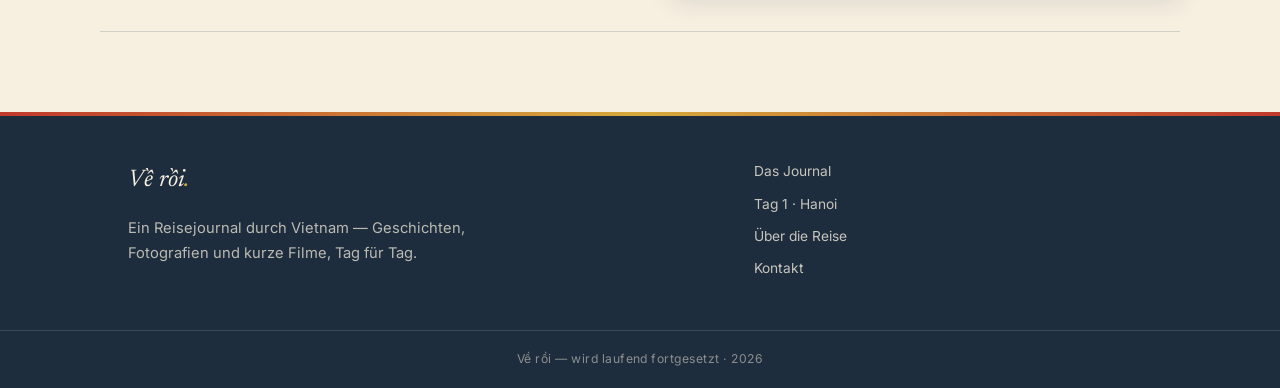
<file: index 2.html>
<!DOCTYPE html>
<html lang="de">
<head>
<meta charset="UTF-8">
<meta name="viewport" content="width=device-width, initial-scale=1.0">
<title>Về rồi — Ein Reisejournal aus Vietnam</title>
<meta name="description" content="Tag für Tag durch Vietnam — Geschichten, Fotografien und kurze Filme von unterwegs.">
<link rel="stylesheet" href="style.css">
</head>
<body>

<header class="site-header">
  <div class="header-inner">
    <a class="wordmark" href="index.html">Về rồi<span class="dot">.</span></a>
    <nav class="main-nav">
      <a href="#journal">Journal</a>
      <a href="day-01.html">Hanoi</a>
      <a href="#footer">Über die Reise</a>
    </nav>
  </div>
</header>

<section class="hero">
  <div class="hero-figure">
    <svg class="karst" viewBox="0 0 1200 220" preserveAspectRatio="xMidYMax slice" xmlns="http://www.w3.org/2000/svg">
      <path d="M0,220 L0,150 C60,120 90,90 140,110 C180,126 210,80 260,100 C300,116 340,70 390,96 C440,122 470,88 520,112 C580,140 620,96 680,118 C740,140 780,92 840,116 C900,140 940,100 1000,120 C1060,140 1110,110 1200,140 L1200,220 Z" fill="#0F1922" opacity="0.85"/>
      <path d="M0,220 L0,180 C80,160 140,140 210,160 C280,180 330,150 410,170 C500,192 560,158 650,178 C740,198 800,164 900,182 C990,198 1080,170 1200,186 L1200,220 Z" fill="#0B141B"/>
    </svg>
  </div>
  <div class="hero-caption">
    <p class="eyebrow">Reisejournal · Vietnam 2026</p>
    <h1>Về rồi</h1>
    <p class="place-date">Hanoi → Hội An → Saigon · Tag für Tag erzählt</p>
  </div>
</section>

<section class="intro wrap">
  <p>Notizen, Fotografien und kurze Filme von einer Reise durch Vietnam — gesammelt an dem Abend, an dem sie passiert sind.</p>
  <div class="rule-sm"></div>
</section>

<main class="wrap journal" id="journal">

  <article class="journal-item">
    <a class="ji-figure tone-a" href="day-01.html">
      <img src="tag01-flughafen-gate.jpg" alt="Am Gate in Frankfurt">
      <span class="tagcap">Anreise</span>
    </a>
    <div class="ji-body">
      <div class="ji-num">01</div>
      <div class="ji-place">Frankfurt → Vietnam</div>
      <h2>Der Flug nach Vietnam</h2>
      <p>Der erste richtig große Flug: ein Umweg zum Flughafen, ein Burger vor dem Abheben und Wolken wie Watte.</p>
      <a class="read-link" href="day-01.html">Bericht lesen</a>
    </div>
  </article>

  <article class="journal-item">
    <a class="ji-figure tone-b" href="day-02.html">
      <img src="tag02-familientreffen.jpg" alt="Familientreffen in Saigon">
      <span class="tagcap">Familie & Ankunft</span>
    </a>
    <div class="ji-body">
      <div class="ji-num">02</div>
      <div class="ji-place">Saigon</div>
      <h2>Ankunft, Familie und ganz viel Eis</h2>
      <p>Passkontrolle, kalte Limo, das große Familientreffen, der erste Uropa-Moment — und sooo viel Eis bei „I Love Kem".</p>
      <a class="read-link" href="day-02.html">Bericht lesen</a>
    </div>
  </article>

  <article class="journal-item">
    <a class="ji-figure tone-c" href="day-03.html">
      <img src="tag03-hotpot-dampf.jpg" alt="Hot Pot in Saigon">
      <span class="tagcap">Essen & Spielen</span>
    </a>
    <div class="ji-body">
      <div class="ji-num">03</div>
      <div class="ji-place">Saigon</div>
      <h2>Hot Pot, Paw Patrol und Pomelo-Fußball</h2>
      <p>Hot Pot im Kinderrestaurant, ein neues Paw-Patrol-Auto aus der Mall und abends Fußball mit einer Pomelo.</p>
      <a class="read-link" href="day-03.html">Bericht lesen</a>
    </div>
  </article>

  <article class="journal-item">
    <a class="ji-figure tone-a" href="#"><span class="tagcap">Städte & Orte</span></a>
    <div class="ji-body">
      <div class="ji-num">04</div>
      <div class="ji-place">Saigon</div>
      <h2>Fortsetzung folgt …</h2>
      <p>Der nächste Tag wird gerade geschrieben.</p>
      <span class="read-link soon">Bald verfügbar</span>
    </div>
  </article>

</main>

<footer class="site-footer" id="footer">
  <div class="footer-inner">
    <div>
      <a class="wordmark" href="index.html">Về rồi<span style="color:var(--gold)">.</span></a>
      <p>Ein Reisejournal durch Vietnam — Geschichten, Fotografien und kurze Filme, Tag für Tag.</p>
    </div>
    <div class="footer-links">
      <a href="#journal">Das Journal</a>
      <a href="day-01.html">Tag 1 · Hanoi</a>
      <a href="#">Über die Reise</a>
      <a href="#">Kontakt</a>
    </div>
  </div>
  <div class="footer-bottom">Về rồi — wird laufend fortgesetzt · 2026</div>
</footer>

<script src="main.js"></script>
</body>
</html>
</file>
<file: style.css>
/* ===========================================================
   VỀ RỒI — Reisetagebuch · Vietnam-Editorial Design System
   =========================================================== */

@import url('https://fonts.googleapis.com/css2?family=Newsreader:ital,opsz,wght@0,6..72,300;0,6..72,400;0,6..72,500;1,6..72,300;1,6..72,400&family=Inter:wght@400;500;600&display=swap');

:root {
  --indigo: #1E2D3D;
  --indigo-soft: #2C4054;
  --paper: #F7F0E1;
  --paper-2: #EFE6D2;
  --celadon: #7BA896;
  --celadon-deep: #5C8674;
  --clay: #C0392B;
  --clay-deep: #9B2D22;
  --gold: #D6A93C;
  --gold-deep: #B4842E;
  --ink: #23303C;
  --muted: #6E7680;

  --display: 'Newsreader', Georgia, serif;
  --body: 'Inter', system-ui, sans-serif;

  --rule: 1px solid rgba(30, 45, 61, 0.16);
}

@media (prefers-reduced-motion: reduce) {
  *, *::before, *::after { animation-duration: 0.001ms !important; transition-duration: 0.001ms !important; }
}

* { box-sizing: border-box; }
html { scroll-behavior: smooth; }
body {
  margin: 0;
  background-color: var(--paper);
  background-image:
    radial-gradient(circle at 12% 8%, rgba(214,169,60,0.10), transparent 42%),
    radial-gradient(circle at 88% 24%, rgba(192,57,43,0.07), transparent 40%);
  color: var(--ink);
  font-family: var(--body);
  font-size: 17px;
  line-height: 1.7;
  -webkit-font-smoothing: antialiased;
}
img { max-width: 100%; display: block; }
a { color: inherit; text-decoration: none; }
:focus-visible { outline: 2px solid var(--celadon-deep); outline-offset: 3px; }

.wrap { max-width: 1080px; margin: 0 auto; padding: 0 28px; }
.wrap-narrow { max-width: 720px; margin: 0 auto; padding: 0 28px; }

.eyebrow {
  font-family: var(--body);
  font-size: 0.72rem;
  font-weight: 600;
  letter-spacing: 0.22em;
  text-transform: uppercase;
  color: var(--clay);
}

/* ---------- Header (mit Lack-Rot/Gold-Band oben) ---------- */
header.site-header {
  position: sticky; top: 0; z-index: 40;
  background: rgba(247, 240, 225, 0.92);
  backdrop-filter: blur(10px);
  border-bottom: var(--rule);
}
header.site-header::before {
  content: ""; position: absolute; top: 0; left: 0; right: 0; height: 4px;
  background: linear-gradient(90deg, var(--clay) 0%, var(--gold) 50%, var(--clay) 100%);
}
.header-inner { display: flex; align-items: baseline; justify-content: space-between; padding: 16px 28px; max-width: 1080px; margin: 0 auto; }
.wordmark { font-family: var(--display); font-style: italic; font-weight: 400; font-size: 1.5rem; color: var(--indigo); letter-spacing: 0.01em; }
.wordmark .dot { color: var(--gold-deep); }
nav.main-nav { display: flex; gap: 26px; }
nav.main-nav a { font-size: 0.82rem; font-weight: 500; letter-spacing: 0.04em; color: var(--muted); padding-bottom: 2px; border-bottom: 1px solid transparent; transition: color 0.2s, border-color 0.2s; }
nav.main-nav a:hover { color: var(--clay); border-color: var(--clay); }
@media (max-width: 620px) { nav.main-nav { gap: 16px; } nav.main-nav a { font-size: 0.75rem; } .wordmark { font-size: 1.3rem; } }

/* ---------- Hero (echtes Foto, Text als Overlay) ---------- */
.hero { padding: 0; }
.hero-figure {
  position: relative;
  height: min(72vh, 620px);
  margin-top: 0;
  background: var(--indigo);
  display: flex; align-items: flex-end;
  overflow: hidden;
}
.hero-figure img { position: absolute; inset: 0; width: 100%; height: 100%; object-fit: cover; }
.hero-figure::after {
  content: ""; position: absolute; inset: 0;
  background:
    linear-gradient(to top, rgba(15,23,34,0.86) 0%, rgba(15,23,34,0.35) 42%, rgba(15,23,34,0.08) 70%),
    linear-gradient(to bottom, rgba(192,57,43,0.18) 0%, transparent 22%);
}
.hero-caption {
  position: relative; z-index: 2;
  padding: 0 28px 48px;
  max-width: 1080px; margin: 0 auto; width: 100%;
  color: var(--paper);
}
.hero-caption .eyebrow { color: var(--gold); }
.hero-caption h1 {
  font-family: var(--display); font-weight: 300; font-style: italic;
  font-size: clamp(3rem, 9vw, 6rem); line-height: 0.98; margin: 10px 0 8px;
  letter-spacing: -0.01em;
}
.hero-caption h1 .star { font-style: normal; font-size: 0.32em; color: var(--gold); vertical-align: super; margin-left: 0.12em; }
.hero-caption .place-date {
  font-family: var(--display); font-style: italic; font-weight: 300;
  font-size: clamp(1.05rem, 2.6vw, 1.4rem); color: rgba(247,240,225,0.92); letter-spacing: 0.01em;
}

/* ---------- Intro mit kleinem Vietnam-Motiv ---------- */
.intro { padding: 52px 0 22px; }
.intro p {
  font-family: var(--display); font-weight: 300; font-size: clamp(1.3rem, 3.2vw, 1.75rem);
  line-height: 1.5; max-width: 42ch; margin: 0 auto; text-align: center; color: var(--indigo);
}
.intro .rule-sm {
  position: relative; width: 120px; height: 22px; margin: 30px auto 0;
}
.intro .rule-sm::before {
  content: ""; position: absolute; top: 50%; left: 0; right: 0; height: 1px;
  background: linear-gradient(90deg, transparent, var(--gold-deep) 30%, var(--gold-deep) 70%, transparent);
}
.intro .rule-sm::after {
  content: "✦"; position: absolute; top: 50%; left: 50%; transform: translate(-50%, -55%);
  color: var(--clay); font-size: 0.9rem; background: var(--paper); padding: 0 10px;
}

/* ---------- Journal-Index ---------- */
.journal { padding: 30px 0 40px; }
.journal-item {
  display: grid; grid-template-columns: 1.05fr 1fr; gap: 40px; align-items: center;
  padding: 40px 0; border-top: var(--rule);
}
.journal-item:last-child { border-bottom: var(--rule); }
.ji-figure {
  position: relative; aspect-ratio: 5/4; overflow: hidden; border-radius: 2px;
  display: flex; align-items: flex-end; justify-content: flex-start;
  background: var(--indigo);
  box-shadow: 0 10px 26px rgba(30,45,61,0.14);
  transition: transform 0.25s ease, box-shadow 0.25s ease;
}
.journal-item a.ji-figure:hover { transform: translateY(-4px); box-shadow: 0 16px 32px rgba(30,45,61,0.2); }
.ji-figure img { position: absolute; inset: 0; width: 100%; height: 100%; object-fit: cover; }
.ji-figure .tagcap {
  position: relative; z-index: 2; margin: 0; width: 100%; padding: 30px 14px 12px;
  background: linear-gradient(to top, rgba(11,20,27,0.8), transparent);
  font-family: var(--body); font-size: 0.66rem; letter-spacing: 0.2em; text-transform: uppercase; color: var(--gold);
}
.ji-body { position: relative; }
.ji-num {
  font-family: var(--display); font-weight: 300; font-size: 3.4rem; line-height: 1;
  color: transparent; -webkit-text-stroke: 1px var(--gold-deep);
  margin-bottom: 6px;
}
.ji-place { font-size: 0.74rem; font-weight: 600; letter-spacing: 0.2em; text-transform: uppercase; color: var(--clay); }
.ji-body h2 { font-family: var(--display); font-weight: 400; font-size: 1.9rem; line-height: 1.12; margin: 6px 0 10px; color: var(--indigo); }
.ji-body p { color: var(--muted); margin: 0 0 16px; max-width: 46ch; }
.read-link { font-size: 0.8rem; font-weight: 600; letter-spacing: 0.08em; text-transform: uppercase; color: var(--clay); border-bottom: 2px solid var(--gold); padding-bottom: 2px; transition: color 0.2s; }
.read-link:hover { color: var(--clay-deep); }
.read-link.soon { color: var(--muted); border-color: rgba(110,118,128,0.4); }

.journal-item:nth-child(even) .ji-figure { order: 2; }

@media (max-width: 760px) {
  .journal-item { grid-template-columns: 1fr; gap: 18px; }
  .journal-item:nth-child(even) .ji-figure { order: 0; }
  .ji-num { font-size: 2.8rem; }
}

/* ---------- Footer ---------- */
footer.site-footer { background: var(--indigo); color: var(--paper); margin-top: 40px; position: relative; }
footer.site-footer::before {
  content: ""; position: absolute; top: 0; left: 0; right: 0; height: 4px;
  background: linear-gradient(90deg, var(--clay) 0%, var(--gold) 50%, var(--clay) 100%);
}
.footer-inner { max-width: 1080px; margin: 0 auto; padding: 48px 28px; display: grid; grid-template-columns: 1.5fr 1fr; gap: 30px; align-items: start; }
.footer-inner .wordmark { color: var(--paper); }
.footer-inner .wordmark .dot { color: var(--gold); }
.footer-inner p { color: rgba(247,240,225,0.72); max-width: 40ch; font-size: 0.92rem; }
.footer-links { display: flex; flex-direction: column; gap: 8px; }
.footer-links a { font-size: 0.86rem; color: rgba(247,240,225,0.78); width: fit-content; border-bottom: 1px solid transparent; }
.footer-links a:hover { color: var(--gold); border-color: var(--gold); }
.footer-bottom { border-top: 1px solid rgba(247,240,225,0.14); text-align: center; padding: 18px; font-size: 0.76rem; color: rgba(247,240,225,0.5); letter-spacing: 0.04em; }
@media (max-width: 620px) { .footer-inner { grid-template-columns: 1fr; } }

/* ---------- Tagesseite ---------- */
.post-hero { padding: 46px 0 20px; text-align: center; }
.post-hero h1 { font-family: var(--display); font-weight: 300; font-style: italic; font-size: clamp(2.2rem, 6vw, 3.6rem); line-height: 1.02; margin: 12px 0 12px; color: var(--indigo); }
.post-hero .place-date { font-size: 0.82rem; letter-spacing: 0.12em; text-transform: uppercase; color: var(--muted); }

.figure-cap { font-size: 0.78rem; color: var(--muted); padding: 10px 2px 0; }
.lead-figure {
  position: relative; aspect-ratio: 16/9; margin: 20px 0 8px; overflow: hidden; border-radius: 2px;
  background: var(--indigo); display: flex; align-items: flex-end;
  box-shadow: 0 12px 30px rgba(30,45,61,0.16);
}
.lead-figure img { position: absolute; inset: 0; width: 100%; height: 100%; object-fit: cover; }
.figure-cap.on-dark {
  position: relative; z-index: 2; width: 100%; margin: 0; padding: 22px 14px 12px;
  background: linear-gradient(to top, rgba(11,20,27,0.8), transparent);
  color: rgba(247,240,225,0.9);
}

article.post-body { padding: 26px 0 10px; }
article.post-body p { margin: 0 0 22px; }
article.post-body p:first-of-type::first-letter {
  font-family: var(--display); font-weight: 400; font-size: 3.6rem; float: left; line-height: 0.82; margin: 8px 10px 0 0; color: var(--clay);
}

blockquote.pull {
  font-family: var(--display); font-weight: 300; font-style: italic; font-size: 1.65rem; line-height: 1.35;
  text-align: center; color: var(--clay-deep); max-width: 28ch; margin: 42px auto; padding: 26px 0;
  border-top: 2px solid var(--gold); border-bottom: 2px solid var(--gold);
}

.gallery { display: grid; grid-template-columns: 1fr 1fr; gap: 16px; margin: 30px 0; }
.gallery .g-figure { position: relative; aspect-ratio: 4/5; overflow: hidden; border-radius: 2px; display: flex; align-items: flex-end; background: var(--indigo); box-shadow: 0 8px 20px rgba(30,45,61,0.14); }
.gallery .g-figure img { position: absolute; inset: 0; width: 100%; height: 100%; object-fit: cover; }
.gallery .g-figure span {
  position: relative; z-index: 2; width: 100%; margin: 0; padding: 14px 12px 10px;
  background: linear-gradient(to top, rgba(11,20,27,0.78), transparent);
  font-size: 0.66rem; letter-spacing: 0.18em; text-transform: uppercase; color: var(--gold);
}
@media (max-width: 560px) { .gallery { grid-template-columns: 1fr; } }

.video-frame { margin: 30px 0 6px; background: #000; aspect-ratio: 16/9; border-radius: 2px; overflow: hidden; }
.video-frame video, .video-frame iframe { width: 100%; height: 100%; display: block; border: none; }

.day-nav { display: flex; justify-content: space-between; align-items: center; margin: 46px 0 10px; padding-top: 22px; border-top: var(--rule); }
.day-nav a { font-size: 0.8rem; letter-spacing: 0.06em; }
.day-nav .to-index { color: var(--clay); font-weight: 600; }
.day-nav .nxt { text-align: right; }
.day-nav .nxt .place { display: block; font-family: var(--display); font-style: italic; font-size: 1.1rem; color: var(--indigo); }

/* ---------- Laternen (sanft glühend & schaukelnd) ---------- */
.lantern-row { display: flex; justify-content: center; align-items: flex-start; gap: clamp(20px, 7vw, 64px); padding: 6px 0 2px; }
.lantern { width: 34px; height: auto; transform-origin: top center; animation: lantern-sway 5.5s ease-in-out infinite; }
.lantern .body { transform-origin: center; animation: lantern-glow 3.8s ease-in-out infinite; }
.lantern.lantern-red { filter: drop-shadow(0 0 5px rgba(192,57,43,0.55)); }
.lantern.lantern-gold { filter: drop-shadow(0 0 5px rgba(214,169,60,0.6)); }
.lantern:nth-child(1) { animation-delay: 0s; }   .lantern:nth-child(1) .body { animation-delay: 0.2s; }
.lantern:nth-child(2) { animation-delay: 0.7s; } .lantern:nth-child(2) .body { animation-delay: 1.1s; }
.lantern:nth-child(3) { animation-delay: 0.3s; } .lantern:nth-child(3) .body { animation-delay: 1.6s; }
.lantern:nth-child(4) { animation-delay: 1.0s; } .lantern:nth-child(4) .body { animation-delay: 0.6s; }
.lantern:nth-child(5) { animation-delay: 0.5s; } .lantern:nth-child(5) .body { animation-delay: 2.0s; }
@keyframes lantern-sway { 0%, 100% { transform: rotate(-5deg); } 50% { transform: rotate(5deg); } }
@keyframes lantern-glow { 0%, 100% { opacity: 0.5; } 50% { opacity: 1; } }

/* ---------- Wasser-Szene mit schaukelnden Booten ---------- */
.water-scene { position: relative; height: 130px; margin-top: 46px; overflow: hidden; }
.water-scene .waves { position: absolute; bottom: 0; left: 0; width: 100%; height: 40px; }
.water-scene .boat { position: absolute; width: 62px; height: auto; }
.water-scene .boat1 { left: 14%; bottom: 34px; animation: boat-bob 6s ease-in-out infinite; }
.water-scene .boat2 { left: 47%; bottom: 46px; width: 46px; animation: boat-bob 7.5s ease-in-out infinite; animation-delay: 0.8s; }
.water-scene .boat3 { right: 15%; bottom: 32px; width: 54px; animation: boat-bob 5.5s ease-in-out infinite; animation-delay: 0.4s; }
@keyframes boat-bob { 0%, 100% { transform: translateY(0) rotate(-2.5deg); } 50% { transform: translateY(-9px) rotate(2.5deg); } }
@media (max-width: 560px) { .water-scene .boat2 { display: none; } }

/* ===========================================================
   FOOTER-MEMORY — Foto-Memory-Spiel im Footer
   =========================================================== */
.footer-memory { max-width: 640px; margin: 0 auto; padding: 52px 24px 10px; text-align: center; }
.fm-eyebrow { font-family: var(--body); font-size: 0.72rem; letter-spacing: 0.16em; text-transform: uppercase; color: var(--gold); margin: 0 0 8px; }
.footer-memory h2 { font-family: var(--display); font-weight: 500; font-style: italic; font-size: clamp(1.5rem, 5vw, 2.1rem); color: var(--paper); margin: 0 0 8px; }
.fm-sub { font-family: var(--body); font-size: 0.92rem; color: rgba(247,240,225,0.72); margin: 0 0 22px; }

.fm-stats { display: flex; justify-content: center; gap: 26px; margin-bottom: 18px; font-family: var(--body); font-size: 0.82rem; color: rgba(247,240,225,0.85); }
.fm-stats span { display: block; font-family: var(--display); font-size: 1.3rem; color: var(--paper); font-weight: 500; }
.fm-stats small { display: block; letter-spacing: 0.08em; text-transform: uppercase; font-size: 0.66rem; color: rgba(247,240,225,0.55); margin-top: 2px; }

.fm-board {
  display: grid;
  grid-template-columns: repeat(4, 1fr);
  gap: 9px;
  perspective: 900px;
  margin-bottom: 20px;
}
@media (max-width: 380px) { .fm-board { gap: 7px; } }

.fm-card { aspect-ratio: 1 / 1; cursor: pointer; }
.fm-card-inner {
  position: relative; width: 100%; height: 100%;
  transform-style: preserve-3d;
  transition: transform 0.5s cubic-bezier(.2,.8,.2,1);
  border-radius: 10px;
}
.fm-card.flipped .fm-card-inner,
.fm-card.matched .fm-card-inner { transform: rotateY(180deg); }

.fm-face {
  position: absolute; inset: 0;
  backface-visibility: hidden;
  border-radius: 10px;
  overflow: hidden;
  display: flex; align-items: center; justify-content: center;
}
.fm-face-back {
  background: linear-gradient(155deg, var(--indigo-soft), var(--indigo) 70%);
  border: 1px solid rgba(247,240,225,0.16);
}
.fm-face-back::after {
  content: "越"; font-family: var(--display); font-style: italic; font-size: 1.3rem;
  color: rgba(214,169,60,0.55);
}
.fm-face-front {
  transform: rotateY(180deg);
  border: 1px solid rgba(247,240,225,0.25);
}
.fm-face-front img { width: 100%; height: 100%; object-fit: cover; display: block; }

.fm-card.matched .fm-face-front { border-color: var(--celadon); box-shadow: 0 0 0 2px var(--celadon) inset; }
.fm-card.matched { animation: fm-pop 0.4s ease; }
@keyframes fm-pop { 0% { transform: scale(1); } 40% { transform: scale(1.06); } 100% { transform: scale(1); } }

.fm-win {
  font-family: var(--body); font-size: 0.9rem; color: var(--celadon);
  min-height: 1.4em; margin-bottom: 16px; opacity: 0; transition: opacity 0.4s;
}
.fm-win.show { opacity: 1; }

.fm-restart {
  font-family: var(--body); font-size: 0.8rem; letter-spacing: 0.06em; text-transform: uppercase;
  color: var(--paper); background: transparent; border: 1px solid rgba(247,240,225,0.35);
  border-radius: 999px; padding: 9px 20px; cursor: pointer; transition: border-color 0.2s, color 0.2s;
}
.fm-restart:hover { border-color: var(--gold); color: var(--gold); }
</file>
